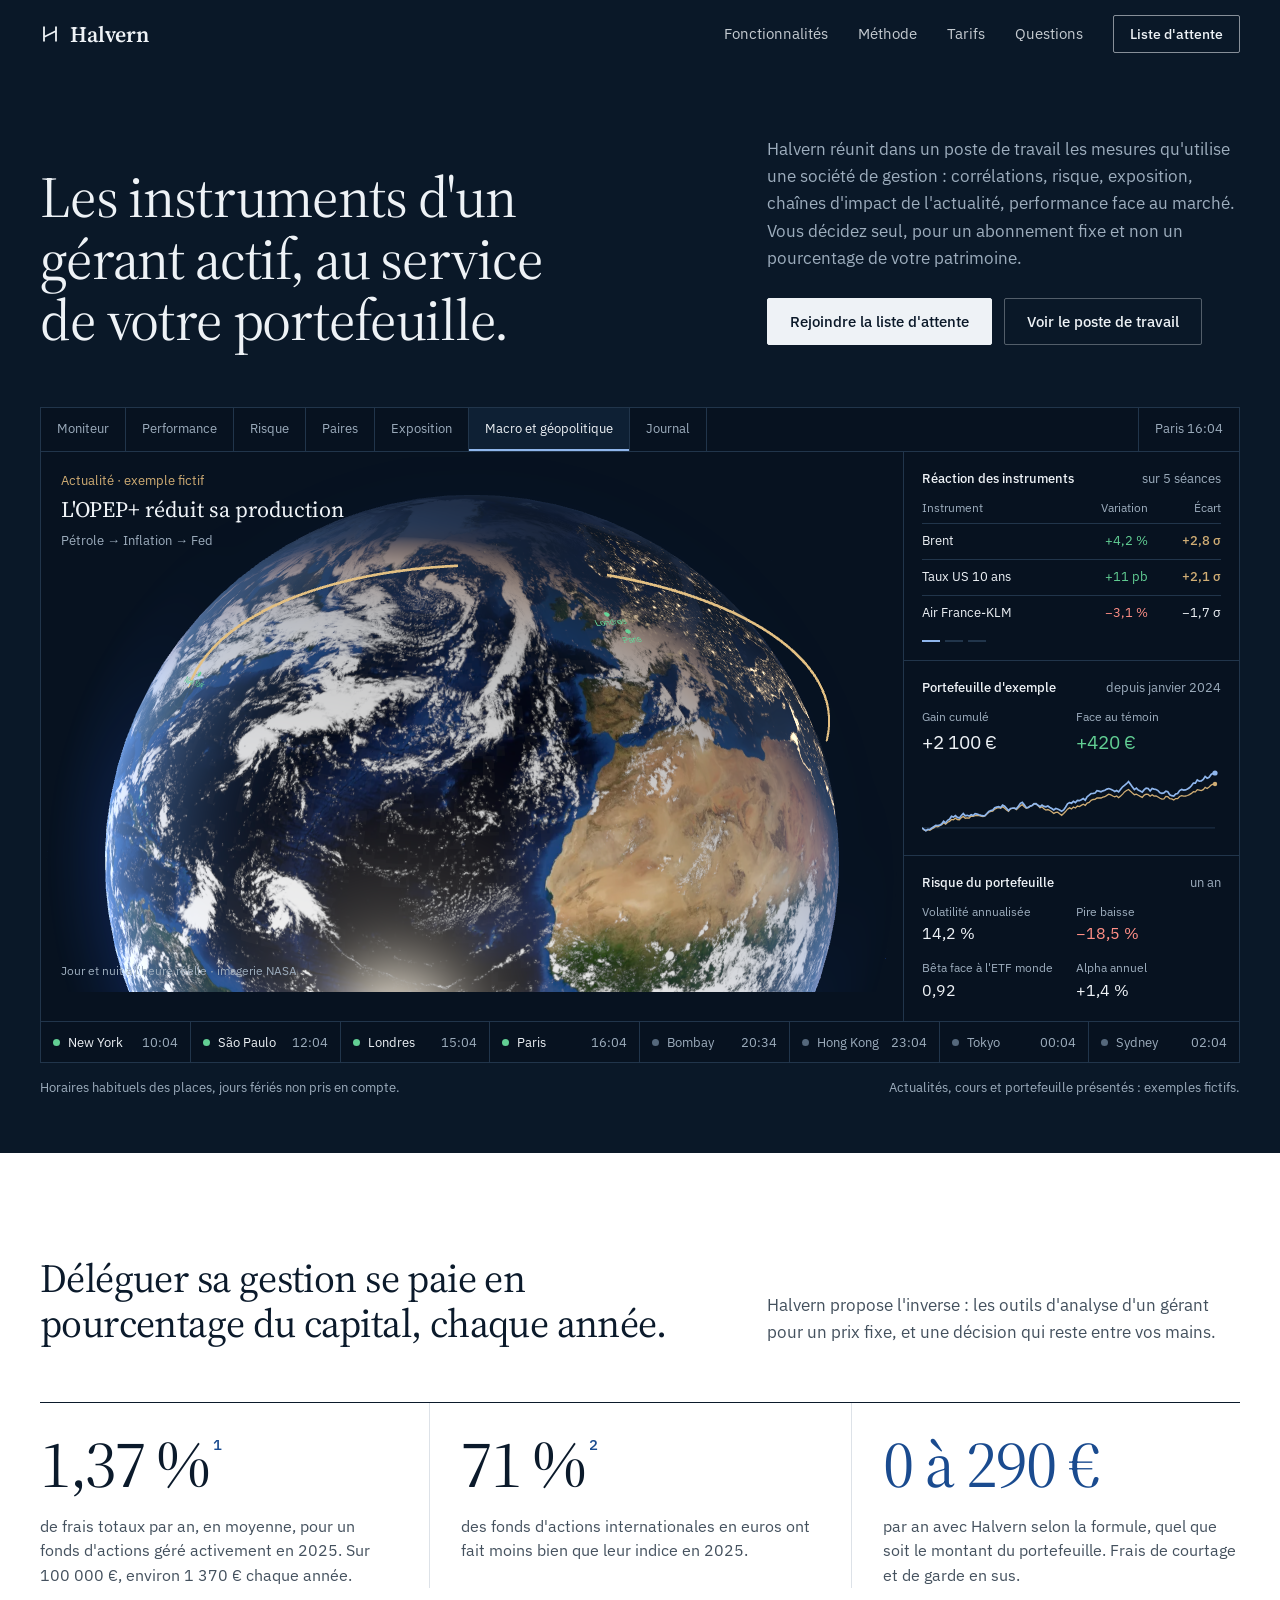
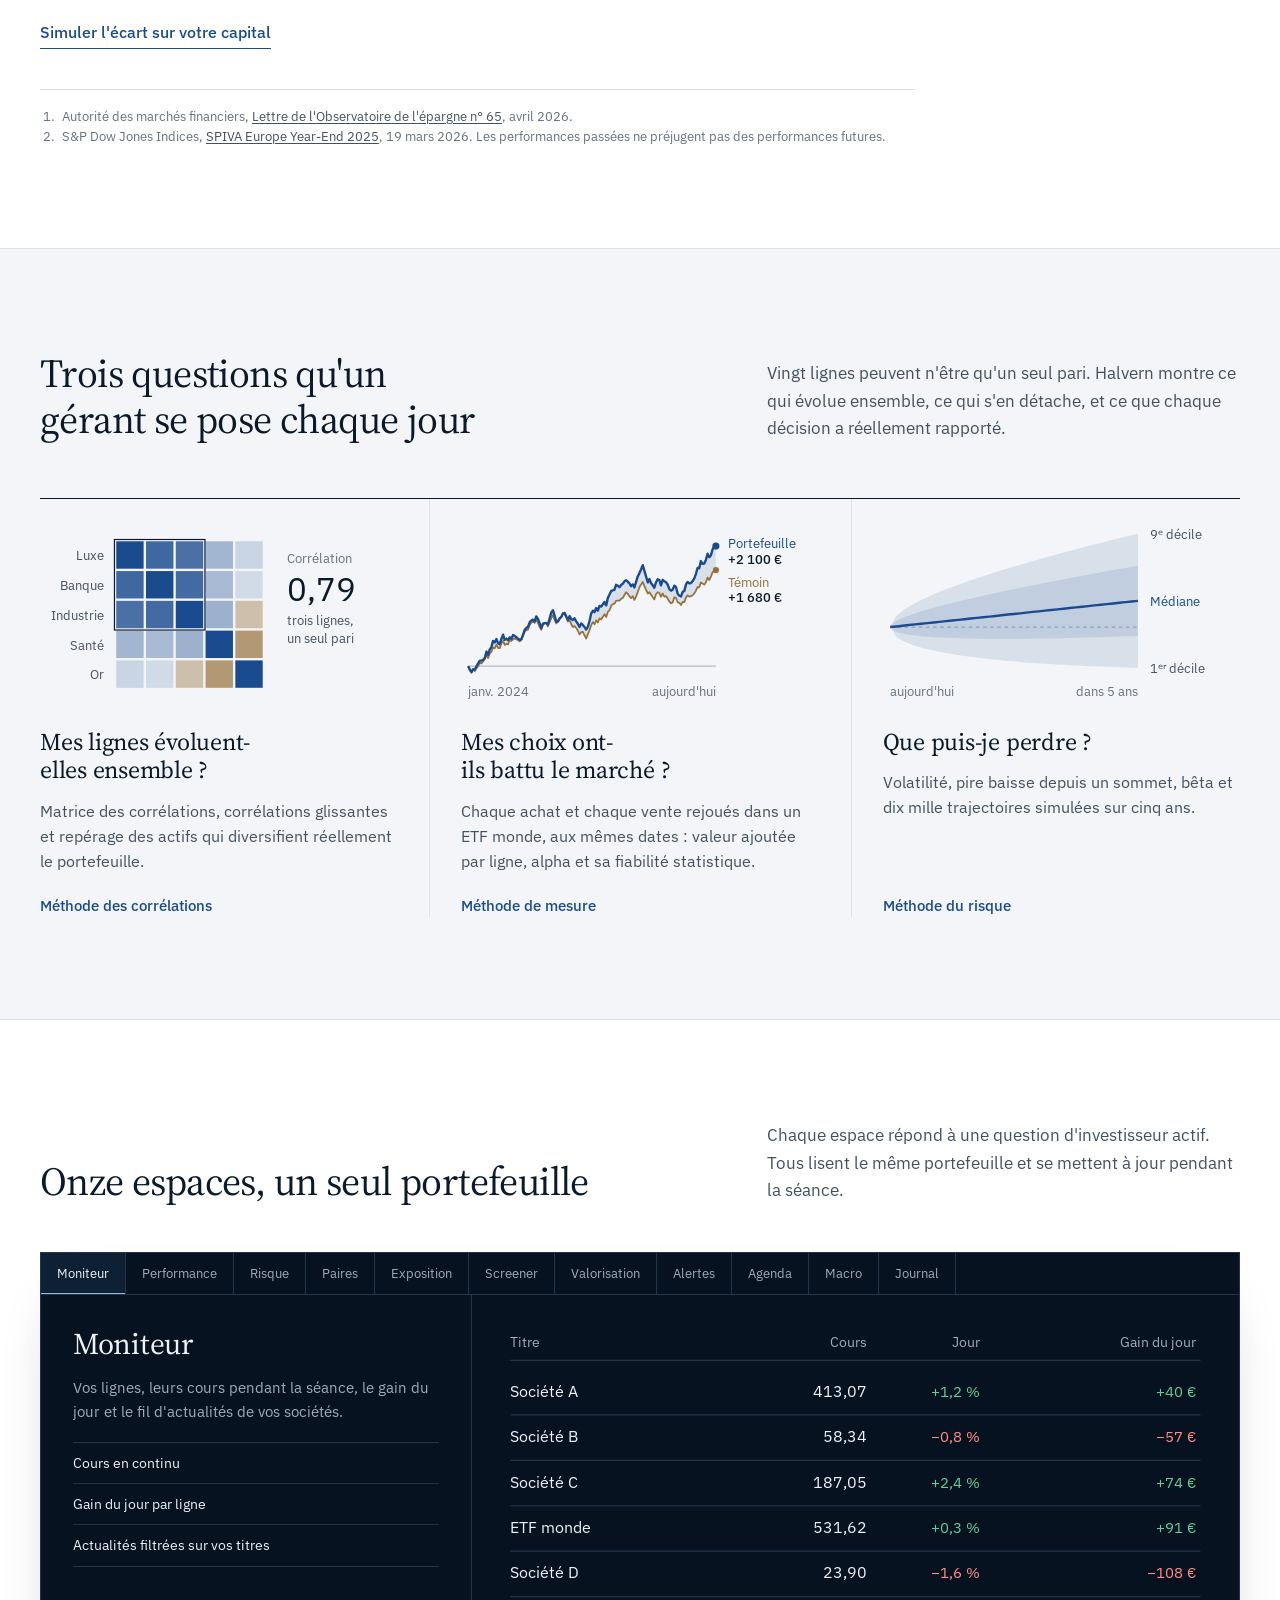
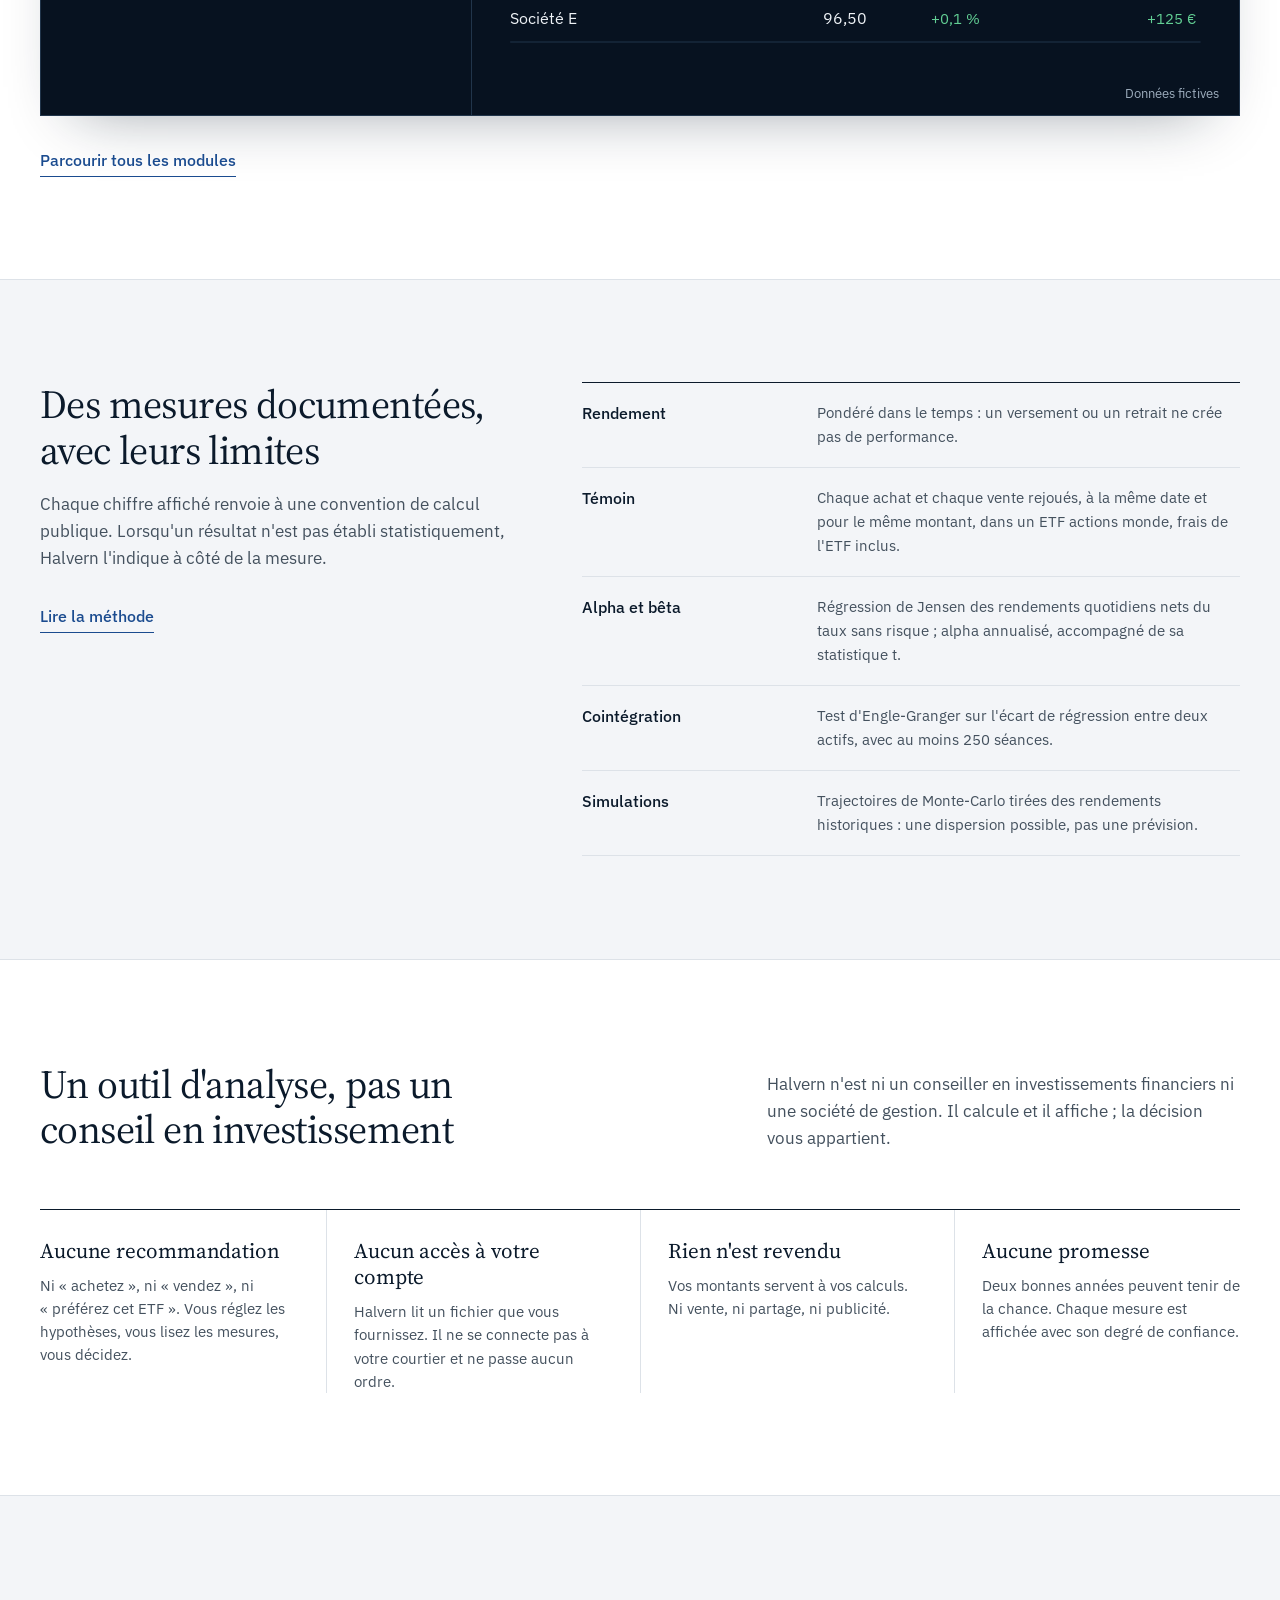
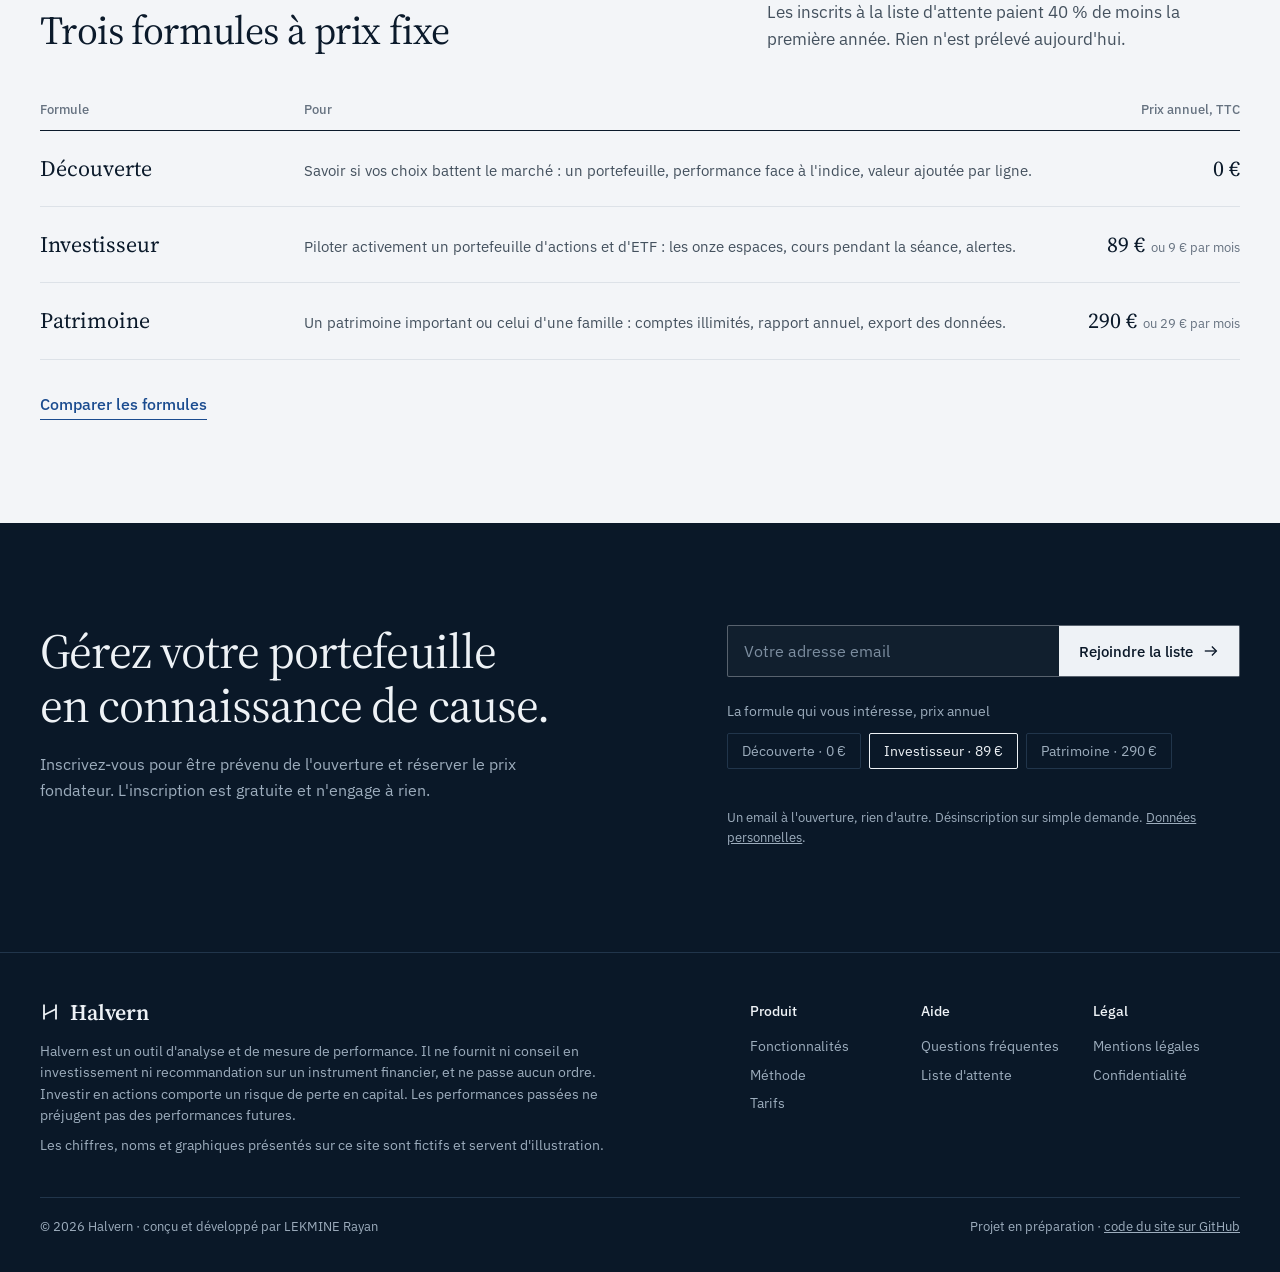
<file: index.html>
<!doctype html>
<html lang="fr">
<head>
<meta charset="utf-8">
<meta name="viewport" content="width=device-width, initial-scale=1, viewport-fit=cover">
<title>Halvern</title>
<meta name="description" content="Halvern réunit les instruments d'un gérant actif : corrélations, risque, exposition, chaînes d'impact de l'actualité et mesure de vos décisions face au marché, pour un abonnement fixe.">
<link rel="canonical" href="https://rlekmine-oa.github.io/halvern/">
<link rel="icon" href="favicon.svg" type="image/svg+xml">
<meta name="theme-color" content="#0a1828">
<meta name="author" content="LEKMINE Rayan">
<meta property="og:type" content="website">
<meta property="og:locale" content="fr_FR">
<meta property="og:site_name" content="Halvern">
<meta property="og:title" content="Halvern">
<meta property="og:description" content="Halvern réunit les instruments d&#x27;un gérant actif : corrélations, risque, exposition, chaînes d&#x27;impact de l&#x27;actualité et mesure de vos décisions face au marché, pour un abonnement fixe.">
<meta property="og:url" content="https://rlekmine-oa.github.io/halvern/">
<meta property="og:image" content="https://rlekmine-oa.github.io/halvern/og.png">
<meta property="og:image:width" content="1200">
<meta property="og:image:height" content="630">
<meta name="twitter:card" content="summary_large_image">
<meta name="twitter:image" content="https://rlekmine-oa.github.io/halvern/og.png">
<link rel="stylesheet" href="fonts/fonts.css">
<link rel="stylesheet" href="styles.css">
</head>
<body>
<header class="entete bande" id="entete">
  <div class="cadre">
    <a class="marque" href="index.html" aria-label="Halvern, accueil"><svg viewBox="0 0 20 20" aria-hidden="true"><path d="M4 2.5v15M16 2.5v15M4 13 16 7" fill="none" stroke="currentColor" stroke-width="1.8"/></svg>Halvern</a>
    <nav class="nav" aria-label="Navigation principale">
      <a href="fonctionnalites.html">Fonctionnalités</a>
      <a href="methode.html">Méthode</a>
      <a href="tarifs.html">Tarifs</a>
      <a href="questions.html">Questions</a>
      <a class="cta" href="index.html#rejoindre">Liste d'attente</a>
      <button class="bouton-menu" id="bouton-menu" type="button" aria-expanded="false" aria-controls="menu-mobile">Menu</button>
    </nav>
  </div>
  <nav class="menu-mobile cadre" id="menu-mobile" aria-label="Navigation sur téléphone" hidden>
    <a href="index.html" aria-current="page">Accueil</a>
    <a href="fonctionnalites.html">Fonctionnalités</a>
    <a href="methode.html">Méthode</a>
    <a href="tarifs.html">Tarifs</a>
    <a href="questions.html">Questions</a>
    <a href="index.html#rejoindre">Liste d'attente</a>
  </nav>
</header>

<main id="haut">
<section class="ouverture bande" aria-labelledby="titre">
  <div class="cadre">
    <div class="ouv-tete">
      <h1 id="titre">Les instruments d'un gérant actif, au service de votre portefeuille.</h1>
      <div class="ouv-droite">
        <p class="chapo">Halvern réunit dans un poste de travail les mesures qu'utilise une société de gestion : corrélations, risque, exposition, chaînes d'impact de l'actualité, performance face au marché. Vous décidez seul, pour un abonnement fixe et non un pourcentage de votre patrimoine.</p>
        <div class="actions"><a class="bouton-plein" href="#rejoindre">Rejoindre la liste d'attente</a><a class="bouton-vide" href="fonctionnalites.html">Voir le poste de travail</a></div>
      </div>
    </div>

    <div class="terminal" id="terminal">
      <div class="term-barre">
        <div class="term-onglets" aria-hidden="true"><span>Moniteur</span><span>Performance</span><span>Risque</span><span>Paires</span><span>Exposition</span><span class="actif">Macro et géopolitique</span><span>Journal</span></div>
        <div class="term-info" id="cm-heure">Heure de Paris</div>
      </div>
      <div class="term-corps">
        <div class="globe-site" id="globe-site">
          <div class="globe-toile" id="globe-toile" aria-hidden="true"></div>
          <div class="globe-fait" id="globe-fait">
            <p class="etiquette">Actualité · exemple fictif</p>
            <p class="ci-fait" id="ci-fait">L'OPEP+ réduit sa production</p>
            <p class="ci-chemin" id="ci-chemin">Pétrole → Inflation → Fed</p>
          </div>
          <p class="globe-credit">Jour et nuit à l'heure réelle · imagerie NASA</p>
        </div>
        <div class="term-rail">
          <div class="term-bloc">
            <div class="term-titre"><span>Réaction des instruments</span><span>sur 5 séances</span></div>
            <div class="ci-corps" id="ci-corps">
              <table class="ci-table"><thead><tr><th>Instrument</th><th>Variation</th><th>Écart</th></tr></thead><tbody id="ci-lignes">
                <tr><td>Brent</td><td class="pos">+4,2 %</td><td class="fort">+2,8 σ</td></tr>
                <tr><td>Taux US 10 ans</td><td class="pos">+11 pb</td><td class="fort">+2,1 σ</td></tr>
                <tr><td>Air France-KLM</td><td class="neg">−3,1 %</td><td>−1,7 σ</td></tr></tbody></table>
            </div>
            <div class="ci-points" id="ci-points" aria-hidden="true"><i class="actif"></i><i></i><i></i></div>
          </div>
          <div class="term-bloc">
            <div class="term-titre"><span>Portefeuille d'exemple</span><span>depuis janvier 2024</span></div>
            <div class="cp-chiffres"><div><span class="l">Gain cumulé</span><span class="v">+2 100 €</span></div><div><span class="l">Face au témoin</span><span class="v pos">+420 €</span></div></div>
            <svg class="cp-trace" id="cp-trace" viewBox="0 0 300 70" role="img" aria-label="Gain cumulé du portefeuille d'exemple et de son témoin"></svg>
          </div>
          <div class="term-bloc">
            <div class="term-titre"><span>Risque du portefeuille</span><span>un an</span></div>
            <div class="term-mesures">
              <div><span class="l">Volatilité annualisée</span><span class="v">14,2 %</span></div>
              <div><span class="l">Pire baisse</span><span class="v neg">−18,5 %</span></div>
              <div><span class="l">Bêta face à l'ETF monde</span><span class="v">0,92</span></div>
              <div><span class="l">Alpha annuel</span><span class="v">+1,4 %</span></div>
            </div>
          </div>
        </div>
      </div>
      <ul class="term-places" id="cm-liste" aria-label="Places boursières, heure locale"></ul>
    </div>
    <div class="ouv-pied"><span>Horaires habituels des places, jours fériés non pris en compte.</span><span>Actualités, cours et portefeuille présentés : exemples fictifs.</span></div>
  </div>
</section>

<section class="constat bande" aria-labelledby="t-constat">
  <div class="cadre">
    <div class="tete-section">
      <h2 class="titre-section" id="t-constat">Déléguer sa gestion se paie en pourcentage du capital, chaque année.</h2>
      <p class="chapeau">Halvern propose l'inverse : les outils d'analyse d'un gérant pour un prix fixe, et une décision qui reste entre vos mains.</p>
    </div>
    <div class="chiffres-cles">
      <div><div class="grand">1,37 %<sup class="renvoi"><a href="#notes" aria-label="Note 1">1</a></sup></div><p>de frais totaux par an, en moyenne, pour un fonds d'actions géré activement en 2025. Sur 100 000 €, environ 1 370 € chaque année.</p></div>
      <div><div class="grand">71 %<sup class="renvoi"><a href="#notes" aria-label="Note 2">2</a></sup></div><p>des fonds d'actions internationales en euros ont fait moins bien que leur indice en 2025.</p></div>
      <div><div class="grand bleu">0 à 290 €</div><p>par an avec Halvern selon la formule, quel que soit le montant du portefeuille. Frais de courtage et de garde en sus.</p></div>
    </div>
    <a class="lien-fort" href="tarifs.html#frais">Simuler l'écart sur votre capital</a>
    <ol class="notes" id="notes">
      <li>Autorité des marchés financiers, <a href="https://www.amf-france.org/fr/actualites-publications/actualites/les-frais-des-placements-financiers-continuent-de-baisser-en-particulier-ceux-des-fonds">Lettre de l'Observatoire de l'épargne n° 65</a>, avril 2026.</li>
      <li>S&amp;P Dow Jones Indices, <a href="https://www.spglobal.com/spdji/en/spiva/article/spiva-europe-year-end-2025/">SPIVA Europe Year-End 2025</a>, 19 mars 2026. Les performances passées ne préjugent pas des performances futures.</li>
    </ol>
  </div>
</section>

<section class="piliers bande gris" aria-labelledby="t-piliers">
  <div class="cadre">
    <div class="tete-section">
      <h2 class="titre-section" id="t-piliers">Trois questions qu'un gérant se pose chaque jour</h2>
      <p class="chapeau">Vingt lignes peuvent n'être qu'un seul pari. Halvern montre ce qui évolue ensemble, ce qui s'en détache, et ce que chaque décision a réellement rapporté.</p>
    </div>
    <div class="trois">
      <a class="pilier" href="methode.html#correlations">
        <svg viewBox="0 0 300 150" role="img" aria-label="Matrice de corrélations d'un portefeuille fictif : trois lignes très corrélées, deux qui diversifient."><text x="54" y="28" font-size="11" text-anchor="end" fill="var(--encre-2)" font-family="IBM Plex Sans, sans-serif">Luxe</text><rect x="64" y="12" width="23" height="23" fill="var(--accent)" fill-opacity="1.00"/><rect x="89" y="12" width="23" height="23" fill="var(--accent)" fill-opacity="0.83"/><rect x="114" y="12" width="23" height="23" fill="var(--accent)" fill-opacity="0.78"/><rect x="139" y="12" width="23" height="23" fill="var(--accent)" fill-opacity="0.37"/><rect x="164" y="12" width="23" height="23" fill="var(--accent)" fill-opacity="0.19"/><text x="54" y="53" font-size="11" text-anchor="end" fill="var(--encre-2)" font-family="IBM Plex Sans, sans-serif">Banque</text><rect x="64" y="37" width="23" height="23" fill="var(--accent)" fill-opacity="0.83"/><rect x="89" y="37" width="23" height="23" fill="var(--accent)" fill-opacity="1.00"/><rect x="114" y="37" width="23" height="23" fill="var(--accent)" fill-opacity="0.81"/><rect x="139" y="37" width="23" height="23" fill="var(--accent)" fill-opacity="0.34"/><rect x="164" y="37" width="23" height="23" fill="var(--accent)" fill-opacity="0.15"/><text x="54" y="78" font-size="11" text-anchor="end" fill="var(--encre-2)" font-family="IBM Plex Sans, sans-serif">Industrie</text><rect x="64" y="62" width="23" height="23" fill="var(--accent)" fill-opacity="0.78"/><rect x="89" y="62" width="23" height="23" fill="var(--accent)" fill-opacity="0.81"/><rect x="114" y="62" width="23" height="23" fill="var(--accent)" fill-opacity="1.00"/><rect x="139" y="62" width="23" height="23" fill="var(--accent)" fill-opacity="0.40"/><rect x="164" y="62" width="23" height="23" fill="var(--temoin)" fill-opacity="0.41"/><text x="54" y="103" font-size="11" text-anchor="end" fill="var(--encre-2)" font-family="IBM Plex Sans, sans-serif">Santé</text><rect x="64" y="87" width="23" height="23" fill="var(--accent)" fill-opacity="0.37"/><rect x="89" y="87" width="23" height="23" fill="var(--accent)" fill-opacity="0.34"/><rect x="114" y="87" width="23" height="23" fill="var(--accent)" fill-opacity="0.40"/><rect x="139" y="87" width="23" height="23" fill="var(--accent)" fill-opacity="1.00"/><rect x="164" y="87" width="23" height="23" fill="var(--temoin)" fill-opacity="0.70"/><text x="54" y="128" font-size="11" text-anchor="end" fill="var(--encre-2)" font-family="IBM Plex Sans, sans-serif">Or</text><rect x="64" y="112" width="23" height="23" fill="var(--accent)" fill-opacity="0.19"/><rect x="89" y="112" width="23" height="23" fill="var(--accent)" fill-opacity="0.15"/><rect x="114" y="112" width="23" height="23" fill="var(--temoin)" fill-opacity="0.41"/><rect x="139" y="112" width="23" height="23" fill="var(--temoin)" fill-opacity="0.70"/><rect x="164" y="112" width="23" height="23" fill="var(--accent)" fill-opacity="1.00"/><rect x="62.5" y="10.5" width="76" height="76" fill="none" stroke="var(--encre)" stroke-width="1"/><text x="207" y="30" font-size="11" fill="var(--discret)" font-family="IBM Plex Sans, sans-serif">Corrélation</text><text x="207" y="62" font-size="28" fill="var(--encre)" font-family="Source Serif 4, Georgia, serif">0,79</text><text x="207" y="82" font-size="11" fill="var(--encre-2)" font-family="IBM Plex Sans, sans-serif">trois lignes,</text><text x="207" y="97" font-size="11" fill="var(--encre-2)" font-family="IBM Plex Sans, sans-serif">un seul pari</text></svg>
        <h3>Mes lignes évoluent-elles ensemble ?</h3>
        <p>Matrice des corrélations, corrélations glissantes et repérage des actifs qui diversifient réellement le portefeuille.</p>
        <span class="lien">Méthode des corrélations</span>
      </a>
      <a class="pilier" href="methode.html#performance">
        <svg viewBox="0 0 300 150" role="img" aria-label="Gain cumulé d'un portefeuille fictif et de son témoin en ETF monde."><line x1="6" y1="116.8" x2="214" y2="116.8" stroke="var(--filet-fort)" stroke-width="1"/><polygon points="6.0,116.8 7.4,119.4 8.8,121.9 10.2,119.4 11.6,119.7 13.0,116.9 14.4,114.5 15.8,112.2 17.2,112.2 18.6,111.6 20.0,109.8 21.4,104.6 22.8,107.5 24.1,102.8 25.5,100.9 26.9,95.6 28.3,96.9 29.7,94.1 31.1,97.5 32.5,98.4 33.9,94.0 35.3,90.4 36.7,94.7 38.1,93.7 39.5,95.1 40.9,92.6 42.3,94.0 43.7,90.7 45.1,91.4 46.5,92.6 47.9,93.7 49.3,94.7 50.7,94.2 52.1,90.4 53.5,86.4 54.9,84.8 56.3,83.7 57.7,79.8 59.0,78.5 60.4,77.8 61.8,79.3 63.2,75.1 64.6,77.1 66.0,80.8 67.4,84.9 68.8,81.1 70.2,80.8 71.6,80.5 73.0,81.9 74.4,76.8 75.8,71.7 77.2,69.8 78.6,74.6 80.0,79.6 81.4,79.1 82.8,76.7 84.2,75.5 85.6,72.7 87.0,72.1 88.4,75.1 89.8,77.8 91.2,74.8 92.6,77.3 93.9,78.1 95.3,76.6 96.7,79.2 98.1,81.2 99.5,83.9 100.9,81.0 102.3,82.2 103.7,83.9 105.1,86.1 106.5,83.9 107.9,78.9 109.3,72.7 110.7,70.3 112.1,71.4 113.5,68.0 114.9,70.3 116.3,66.3 117.7,66.8 119.1,64.9 120.5,62.9 121.9,65.8 123.3,59.5 124.7,56.7 126.1,53.7 127.4,53.2 128.8,52.7 130.2,48.5 131.6,49.3 133.0,50.5 134.4,48.7 135.8,47.7 137.2,45.6 138.6,44.6 140.0,45.9 141.4,47.4 142.8,49.7 144.2,48.2 145.6,50.7 147.0,46.1 148.4,41.5 149.8,38.7 151.2,35.7 152.6,32.0 154.0,36.9 155.4,41.6 156.8,46.5 158.2,43.7 159.6,47.3 161.0,49.0 162.3,51.0 163.7,46.6 165.1,43.8 166.5,44.6 167.9,49.0 169.3,44.3 170.7,45.6 172.1,46.4 173.5,48.3 174.9,52.2 176.3,53.4 177.7,52.6 179.1,49.3 180.5,50.3 181.9,56.0 183.3,57.7 184.7,58.3 186.1,54.6 187.5,53.6 188.9,48.2 190.3,46.1 191.7,47.4 193.1,47.1 194.5,45.4 195.9,43.1 197.2,39.5 198.6,34.4 200.0,34.6 201.4,28.6 202.8,31.0 204.2,30.7 205.6,27.7 207.0,22.4 208.4,25.4 209.8,23.8 211.2,18.8 212.6,16.5 214.0,16.0 214.0,36.2 212.6,36.7 211.2,38.1 209.8,41.8 208.4,44.5 207.0,42.4 205.6,46.4 204.2,48.4 202.8,47.4 201.4,46.6 200.0,50.6 198.6,50.4 197.2,53.5 195.9,55.7 194.5,57.3 193.1,58.1 191.7,58.4 190.3,57.4 188.9,59.1 187.5,63.1 186.1,62.9 184.7,65.5 183.3,63.6 181.9,63.2 180.5,59.4 179.1,59.0 177.7,63.3 176.3,64.1 174.9,62.5 173.5,60.1 172.1,58.0 170.7,58.4 169.3,55.8 167.9,58.6 166.5,55.4 165.1,54.8 163.7,56.5 162.3,60.8 161.0,59.0 159.6,56.9 158.2,54.7 156.8,55.8 155.4,52.7 154.0,49.6 152.6,46.1 151.2,48.2 149.8,50.6 148.4,54.7 147.0,58.3 145.6,61.2 144.2,58.1 142.8,59.7 141.4,58.2 140.0,56.1 138.6,54.8 137.2,57.1 135.8,59.5 134.4,60.3 133.0,61.9 131.6,61.8 130.2,61.9 128.8,64.4 127.4,64.7 126.1,66.2 124.7,69.9 123.3,71.2 121.9,75.5 120.5,73.3 119.1,75.4 117.7,77.6 116.3,76.7 114.9,80.2 113.5,78.3 112.1,81.7 110.7,79.9 109.3,82.4 107.9,86.7 106.5,90.1 105.1,93.6 103.7,90.9 102.3,88.0 100.9,88.3 99.5,90.2 98.1,86.9 96.7,84.8 95.3,83.2 93.9,84.0 92.6,81.7 91.2,78.1 89.8,79.5 88.4,75.8 87.0,72.9 85.6,72.2 84.2,75.6 82.8,77.4 81.4,79.7 80.0,80.9 78.6,77.8 77.2,74.1 75.8,76.5 74.4,79.9 73.0,83.3 71.6,80.7 70.2,80.6 68.8,82.0 67.4,86.3 66.0,83.8 64.6,80.6 63.2,77.8 61.8,80.5 60.4,79.4 59.0,80.4 57.7,82.3 56.3,86.2 54.9,86.6 53.5,87.9 52.1,91.2 50.7,94.8 49.3,96.0 47.9,95.0 46.5,94.1 45.1,93.7 43.7,94.1 42.3,95.7 40.9,94.9 39.5,98.5 38.1,98.2 36.7,99.0 35.3,95.6 33.9,97.8 32.5,101.7 31.1,101.4 29.7,98.8 28.3,101.9 26.9,101.1 25.5,104.8 24.1,106.2 22.8,110.0 21.4,107.2 20.0,110.9 18.6,112.7 17.2,114.6 15.8,113.9 14.4,116.8 13.0,118.6 11.6,120.9 10.2,119.8 8.8,122.0 7.4,120.6 6.0,116.8" fill="var(--voile)"/><polyline points="6.0,116.8 7.4,120.6 8.8,122.0 10.2,119.8 11.6,120.9 13.0,118.6 14.4,116.8 15.8,113.9 17.2,114.6 18.6,112.7 20.0,110.9 21.4,107.2 22.8,110.0 24.1,106.2 25.5,104.8 26.9,101.1 28.3,101.9 29.7,98.8 31.1,101.4 32.5,101.7 33.9,97.8 35.3,95.6 36.7,99.0 38.1,98.2 39.5,98.5 40.9,94.9 42.3,95.7 43.7,94.1 45.1,93.7 46.5,94.1 47.9,95.0 49.3,96.0 50.7,94.8 52.1,91.2 53.5,87.9 54.9,86.6 56.3,86.2 57.7,82.3 59.0,80.4 60.4,79.4 61.8,80.5 63.2,77.8 64.6,80.6 66.0,83.8 67.4,86.3 68.8,82.0 70.2,80.6 71.6,80.7 73.0,83.3 74.4,79.9 75.8,76.5 77.2,74.1 78.6,77.8 80.0,80.9 81.4,79.7 82.8,77.4 84.2,75.6 85.6,72.2 87.0,72.9 88.4,75.8 89.8,79.5 91.2,78.1 92.6,81.7 93.9,84.0 95.3,83.2 96.7,84.8 98.1,86.9 99.5,90.2 100.9,88.3 102.3,88.0 103.7,90.9 105.1,93.6 106.5,90.1 107.9,86.7 109.3,82.4 110.7,79.9 112.1,81.7 113.5,78.3 114.9,80.2 116.3,76.7 117.7,77.6 119.1,75.4 120.5,73.3 121.9,75.5 123.3,71.2 124.7,69.9 126.1,66.2 127.4,64.7 128.8,64.4 130.2,61.9 131.6,61.8 133.0,61.9 134.4,60.3 135.8,59.5 137.2,57.1 138.6,54.8 140.0,56.1 141.4,58.2 142.8,59.7 144.2,58.1 145.6,61.2 147.0,58.3 148.4,54.7 149.8,50.6 151.2,48.2 152.6,46.1 154.0,49.6 155.4,52.7 156.8,55.8 158.2,54.7 159.6,56.9 161.0,59.0 162.3,60.8 163.7,56.5 165.1,54.8 166.5,55.4 167.9,58.6 169.3,55.8 170.7,58.4 172.1,58.0 173.5,60.1 174.9,62.5 176.3,64.1 177.7,63.3 179.1,59.0 180.5,59.4 181.9,63.2 183.3,63.6 184.7,65.5 186.1,62.9 187.5,63.1 188.9,59.1 190.3,57.4 191.7,58.4 193.1,58.1 194.5,57.3 195.9,55.7 197.2,53.5 198.6,50.4 200.0,50.6 201.4,46.6 202.8,47.4 204.2,48.4 205.6,46.4 207.0,42.4 208.4,44.5 209.8,41.8 211.2,38.1 212.6,36.7 214.0,36.2" fill="none" stroke="var(--temoin)" stroke-width="1.5" stroke-linejoin="round"/><polyline points="6.0,116.8 7.4,119.4 8.8,121.9 10.2,119.4 11.6,119.7 13.0,116.9 14.4,114.5 15.8,112.2 17.2,112.2 18.6,111.6 20.0,109.8 21.4,104.6 22.8,107.5 24.1,102.8 25.5,100.9 26.9,95.6 28.3,96.9 29.7,94.1 31.1,97.5 32.5,98.4 33.9,94.0 35.3,90.4 36.7,94.7 38.1,93.7 39.5,95.1 40.9,92.6 42.3,94.0 43.7,90.7 45.1,91.4 46.5,92.6 47.9,93.7 49.3,94.7 50.7,94.2 52.1,90.4 53.5,86.4 54.9,84.8 56.3,83.7 57.7,79.8 59.0,78.5 60.4,77.8 61.8,79.3 63.2,75.1 64.6,77.1 66.0,80.8 67.4,84.9 68.8,81.1 70.2,80.8 71.6,80.5 73.0,81.9 74.4,76.8 75.8,71.7 77.2,69.8 78.6,74.6 80.0,79.6 81.4,79.1 82.8,76.7 84.2,75.5 85.6,72.7 87.0,72.1 88.4,75.1 89.8,77.8 91.2,74.8 92.6,77.3 93.9,78.1 95.3,76.6 96.7,79.2 98.1,81.2 99.5,83.9 100.9,81.0 102.3,82.2 103.7,83.9 105.1,86.1 106.5,83.9 107.9,78.9 109.3,72.7 110.7,70.3 112.1,71.4 113.5,68.0 114.9,70.3 116.3,66.3 117.7,66.8 119.1,64.9 120.5,62.9 121.9,65.8 123.3,59.5 124.7,56.7 126.1,53.7 127.4,53.2 128.8,52.7 130.2,48.5 131.6,49.3 133.0,50.5 134.4,48.7 135.8,47.7 137.2,45.6 138.6,44.6 140.0,45.9 141.4,47.4 142.8,49.7 144.2,48.2 145.6,50.7 147.0,46.1 148.4,41.5 149.8,38.7 151.2,35.7 152.6,32.0 154.0,36.9 155.4,41.6 156.8,46.5 158.2,43.7 159.6,47.3 161.0,49.0 162.3,51.0 163.7,46.6 165.1,43.8 166.5,44.6 167.9,49.0 169.3,44.3 170.7,45.6 172.1,46.4 173.5,48.3 174.9,52.2 176.3,53.4 177.7,52.6 179.1,49.3 180.5,50.3 181.9,56.0 183.3,57.7 184.7,58.3 186.1,54.6 187.5,53.6 188.9,48.2 190.3,46.1 191.7,47.4 193.1,47.1 194.5,45.4 195.9,43.1 197.2,39.5 198.6,34.4 200.0,34.6 201.4,28.6 202.8,31.0 204.2,30.7 205.6,27.7 207.0,22.4 208.4,25.4 209.8,23.8 211.2,18.8 212.6,16.5 214.0,16.0" fill="none" stroke="var(--accent)" stroke-width="2" stroke-linejoin="round"/><circle cx="214" cy="16.0" r="3" fill="var(--accent)"/><circle cx="214" cy="36.2" r="2.6" fill="var(--temoin)"/><text x="224" y="18.0" font-size="11" fill="var(--accent)" font-family="IBM Plex Sans, sans-serif">Portefeuille</text><text x="224" y="31.0" font-size="11" font-weight="500" fill="var(--encre)" font-family="IBM Plex Sans, sans-serif">+2 100 €</text><text x="224" y="50.0" font-size="11" fill="var(--temoin)" font-family="IBM Plex Sans, sans-serif">Témoin</text><text x="224" y="63.0" font-size="11" font-weight="500" fill="var(--encre)" font-family="IBM Plex Sans, sans-serif">+1 680 €</text><text x="6" y="142" font-size="11" fill="var(--discret)" font-family="IBM Plex Sans, sans-serif">janv. 2024</text><text x="214" y="142" font-size="11" text-anchor="end" fill="var(--discret)" font-family="IBM Plex Sans, sans-serif">aujourd'hui</text></svg>
        <h3>Mes choix ont-ils battu le marché ?</h3>
        <p>Chaque achat et chaque vente rejoués dans un ETF monde, aux mêmes dates : valeur ajoutée par ligne, alpha et sa fiabilité statistique.</p>
        <span class="lien">Méthode de mesure</span>
      </a>
      <a class="pilier" href="methode.html#risque">
        <svg viewBox="0 0 300 150" role="img" aria-label="Éventail de trajectoires simulées sur cinq ans pour un portefeuille fictif."><line x1="6" y1="84" x2="214" y2="84" stroke="var(--filet-fort)" stroke-width="1" stroke-dasharray="3 3"/><polygon points="6.0,84.0 11.2,74.5 16.4,70.3 21.6,66.9 26.8,64.0 32.0,61.3 37.2,58.9 42.4,56.6 47.6,54.4 52.8,52.3 58.0,50.3 63.2,48.4 68.4,46.6 73.6,44.7 78.8,43.0 84.0,41.3 89.2,39.6 94.4,37.9 99.6,36.3 104.8,34.7 110.0,33.2 115.2,31.6 120.4,30.1 125.6,28.6 130.8,27.2 136.0,25.7 141.2,24.3 146.4,22.9 151.6,21.5 156.8,20.1 162.0,18.7 167.2,17.4 172.4,16.0 177.6,14.7 182.8,13.4 188.0,12.1 193.2,10.8 198.4,9.5 203.6,8.2 208.8,6.9 214.0,5.7 214.0,118.3 208.8,118.2 203.6,118.0 198.4,117.8 193.2,117.6 188.0,117.4 182.8,117.2 177.6,117.0 172.4,116.8 167.2,116.5 162.0,116.3 156.8,116.0 151.6,115.7 146.4,115.4 141.2,115.1 136.0,114.8 130.8,114.4 125.6,114.1 120.4,113.7 115.2,113.3 110.0,112.8 104.8,112.4 99.6,111.9 94.4,111.4 89.2,110.8 84.0,110.2 78.8,109.6 73.6,109.0 68.4,108.2 63.2,107.5 58.0,106.7 52.8,105.8 47.6,104.8 42.4,103.7 37.2,102.5 32.0,101.2 26.8,99.6 21.6,97.8 16.4,95.5 11.2,92.4 6.0,84.0" fill="var(--voile)"/><polygon points="6.0,84.0 11.2,78.8 16.4,76.3 21.6,74.3 26.8,72.5 32.0,70.8 37.2,69.3 42.4,67.8 47.6,66.4 52.8,65.1 58.0,63.8 63.2,62.5 68.4,61.3 73.6,60.0 78.8,58.9 84.0,57.7 89.2,56.6 94.4,55.4 99.6,54.3 104.8,53.2 110.0,52.2 115.2,51.1 120.4,50.0 125.6,49.0 130.8,48.0 136.0,46.9 141.2,45.9 146.4,44.9 151.6,43.9 156.8,42.9 162.0,42.0 167.2,41.0 172.4,40.0 177.6,39.1 182.8,38.1 188.0,37.2 193.2,36.2 198.4,35.3 203.6,34.4 208.8,33.4 214.0,32.5 214.0,91.5 208.8,91.7 203.6,91.8 198.4,92.0 193.2,92.2 188.0,92.3 182.8,92.5 177.6,92.6 172.4,92.8 167.2,92.9 162.0,93.0 156.8,93.2 151.6,93.3 146.4,93.4 141.2,93.5 136.0,93.6 130.8,93.6 125.6,93.7 120.4,93.8 115.2,93.8 110.0,93.8 104.8,93.9 99.6,93.9 94.4,93.9 89.2,93.8 84.0,93.8 78.8,93.7 73.6,93.7 68.4,93.5 63.2,93.4 58.0,93.2 52.8,93.0 47.6,92.8 42.4,92.5 37.2,92.1 32.0,91.7 26.8,91.1 21.6,90.4 16.4,89.5 11.2,88.1 6.0,84.0" fill="var(--voile)"/><polyline points="6.0,84.0 11.2,83.5 16.4,82.9 21.6,82.3 26.8,81.8 32.0,81.2 37.2,80.7 42.4,80.2 47.6,79.6 52.8,79.0 58.0,78.5 63.2,78.0 68.4,77.4 73.6,76.8 78.8,76.3 84.0,75.8 89.2,75.2 94.4,74.7 99.6,74.1 104.8,73.5 110.0,73.0 115.2,72.5 120.4,71.9 125.6,71.3 130.8,70.8 136.0,70.2 141.2,69.7 146.4,69.2 151.6,68.6 156.8,68.0 162.0,67.5 167.2,67.0 172.4,66.4 177.6,65.8 182.8,65.3 188.0,64.8 193.2,64.2 198.4,63.6 203.6,63.1 208.8,62.5 214.0,62.0" fill="none" stroke="var(--accent)" stroke-width="2"/><text x="224" y="9.7" font-size="11" fill="var(--encre-2)" font-family="IBM Plex Sans, sans-serif">9ᵉ décile</text><text x="224" y="66.0" font-size="11" fill="var(--accent)" font-family="IBM Plex Sans, sans-serif">Médiane</text><text x="224" y="122.3" font-size="11" fill="var(--encre-2)" font-family="IBM Plex Sans, sans-serif">1ᵉʳ décile</text><text x="6" y="142" font-size="11" fill="var(--discret)" font-family="IBM Plex Sans, sans-serif">aujourd'hui</text><text x="214" y="142" font-size="11" text-anchor="end" fill="var(--discret)" font-family="IBM Plex Sans, sans-serif">dans 5 ans</text></svg>
        <h3>Que puis-je perdre ?</h3>
        <p>Volatilité, pire baisse depuis un sommet, bêta et dix mille trajectoires simulées sur cinq ans.</p>
        <span class="lien">Méthode du risque</span>
      </a>
    </div>
  </div>
</section>

<section class="visite bande" id="poste" aria-labelledby="t-poste">
  <div class="cadre">
    <div class="tete-section">
      <h2 class="titre-section" id="t-poste">Onze espaces, un seul portefeuille</h2>
      <p class="chapeau">Chaque espace répond à une question d'investisseur actif. Tous lisent le même portefeuille et se mettent à jour pendant la séance.</p>
    </div>
    <div class="poste" id="poste-travail">
      <div class="onglets" role="tablist" aria-label="Espaces du poste de travail" id="onglets"></div>
      <div class="ecran" id="ecran" role="tabpanel">
        <div class="ecran-texte" id="ecran-texte"></div>
        <div class="ecran-visuel"><svg id="ecran-svg" viewBox="0 0 640 320" role="img" aria-label="Aperçu de l'espace sélectionné"></svg><span class="fictif">Données fictives</span></div>
      </div>
    </div>
    <a class="lien-fort" href="fonctionnalites.html">Parcourir tous les modules</a>
  </div>
</section>

<section class="methode-resume bande gris" aria-labelledby="t-methode">
  <div class="cadre deux-colonnes">
    <div>
      <h2 class="titre-section" id="t-methode">Des mesures documentées, avec leurs limites</h2>
      <p class="chapeau">Chaque chiffre affiché renvoie à une convention de calcul publique. Lorsqu'un résultat n'est pas établi statistiquement, Halvern l'indique à côté de la mesure.</p>
      <a class="lien-fort" href="methode.html">Lire la méthode</a>
    </div>
    <div class="liste-conv">
      <div><b>Rendement</b><p>Pondéré dans le temps : un versement ou un retrait ne crée pas de performance.</p></div>
      <div><b>Témoin</b><p>Chaque achat et chaque vente rejoués, à la même date et pour le même montant, dans un ETF actions monde, frais de l'ETF inclus.</p></div>
      <div><b>Alpha et bêta</b><p>Régression de Jensen des rendements quotidiens nets du taux sans risque ; alpha annualisé, accompagné de sa statistique t.</p></div>
      <div><b>Cointégration</b><p>Test d'Engle-Granger sur l'écart de régression entre deux actifs, avec au moins 250 séances.</p></div>
      <div><b>Simulations</b><p>Trajectoires de Monte-Carlo tirées des rendements historiques : une dispersion possible, pas une prévision.</p></div>
    </div>
  </div>
</section>

<section class="perimetre bande" aria-labelledby="t-perimetre">
  <div class="cadre">
    <div class="tete-section">
      <h2 class="titre-section" id="t-perimetre">Un outil d'analyse, pas un conseil en investissement</h2>
      <p class="chapeau">Halvern n'est ni un conseiller en investissements financiers ni une société de gestion. Il calcule et il affiche ; la décision vous appartient.</p>
    </div>
    <div class="non">
      <div><b>Aucune recommandation</b><p>Ni « achetez », ni « vendez », ni « préférez cet ETF ». Vous réglez les hypothèses, vous lisez les mesures, vous décidez.</p></div>
      <div><b>Aucun accès à votre compte</b><p>Halvern lit un fichier que vous fournissez. Il ne se connecte pas à votre courtier et ne passe aucun ordre.</p></div>
      <div><b>Rien n'est revendu</b><p>Vos montants servent à vos calculs. Ni vente, ni partage, ni publicité.</p></div>
      <div><b>Aucune promesse</b><p>Deux bonnes années peuvent tenir de la chance. Chaque mesure est affichée avec son degré de confiance.</p></div>
    </div>
  </div>
</section>

<section class="formules-resume bande gris" aria-labelledby="t-formules">
  <div class="cadre">
    <div class="tete-section">
      <h2 class="titre-section" id="t-formules">Trois formules à prix fixe</h2>
      <p class="chapeau">Les inscrits à la liste d'attente paient 40 % de moins la première année. Rien n'est prélevé aujourd'hui.</p>
    </div>
    <div class="table-defile table-formules" role="region" aria-label="Formules et prix" tabindex="0">
      <table>
        <thead><tr><th>Formule</th><th>Pour</th><th>Prix annuel, TTC</th></tr></thead>
        <tbody>
          <tr><td>Découverte</td><td>Savoir si vos choix battent le marché : un portefeuille, performance face à l'indice, valeur ajoutée par ligne.</td><td class="prix">0 €</td></tr>
          <tr><td>Investisseur</td><td>Piloter activement un portefeuille d'actions et d'ETF : les onze espaces, cours pendant la séance, alertes.</td><td class="prix">89 €<small>ou 9 € par mois</small></td></tr>
          <tr><td>Patrimoine</td><td>Un patrimoine important ou celui d'une famille : comptes illimités, rapport annuel, export des données.</td><td class="prix">290 €<small>ou 29 € par mois</small></td></tr>
        </tbody>
      </table>
    </div>
    <a class="lien-fort" href="tarifs.html">Comparer les formules</a>
  </div>
</section>

<section class="rejoindre bande" id="rejoindre" aria-labelledby="t-rejoindre">
  <div class="cadre">
    <div>
      <h2 id="t-rejoindre">Gérez votre portefeuille en connaissance de cause.</h2>
      <p class="intro">Inscrivez-vous pour être prévenu de l'ouverture et réserver le prix fondateur. L'inscription est gratuite et n'engage à rien.</p>
    </div>
    <div>
      <form class="formulaire" id="formulaire" novalidate data-action="https://formspree.io/f/xeageaww" action="https://formspree.io/f/xeageaww" method="post">
        <label class="sr" for="email">Adresse email</label>
        <input class="sr" type="text" name="_gotcha" tabindex="-1" autocomplete="off" aria-hidden="true">
        <input id="email" name="email" type="email" autocomplete="email" placeholder="Votre adresse email" required>
        <button type="submit">Rejoindre la liste<svg viewBox="0 0 18 18" aria-hidden="true"><line x1="2" y1="9" x2="15" y2="9" stroke="currentColor" stroke-width="1.5"/><polyline points="10,4 15,9 10,14" fill="none" stroke="currentColor" stroke-width="1.5"/></svg></button>
      </form>
      <fieldset class="choix-formule" id="choix-formule">
        <legend>La formule qui vous intéresse, prix annuel</legend>
        <label><input type="radio" form="formulaire" name="formule" id="f-decouverte" value="decouverte"><span>Découverte · 0 €</span></label>
        <label><input type="radio" form="formulaire" name="formule" id="f-investisseur" value="investisseur" checked><span>Investisseur · 89 €</span></label>
        <label><input type="radio" form="formulaire" name="formule" id="f-patrimoine" value="patrimoine"><span>Patrimoine · 290 €</span></label>
      </fieldset>
      <p class="retour" id="retour" aria-live="polite"></p>
      <p class="mention">Un email à l'ouverture, rien d'autre. Désinscription sur simple demande. <a href="mentions.html#confidentialite">Données personnelles</a>.</p>
    </div>
  </div>
</section>
</main>

<footer class="pied bande">
  <div class="cadre">
    <div class="pied-marque">
      <a class="marque" href="index.html"><svg viewBox="0 0 20 20" aria-hidden="true"><path d="M4 2.5v15M16 2.5v15M4 13 16 7" fill="none" stroke="currentColor" stroke-width="1.8"/></svg>Halvern</a>
      <p>Halvern est un outil d'analyse et de mesure de performance. Il ne fournit ni conseil en investissement ni recommandation sur un instrument financier, et ne passe aucun ordre. Investir en actions comporte un risque de perte en capital. Les performances passées ne préjugent pas des performances futures.</p>
      <p>Les chiffres, noms et graphiques présentés sur ce site sont fictifs et servent d'illustration.</p>
    </div>
    <nav class="pied-liens" aria-label="Pied de page">
      <div><b>Produit</b><a href="fonctionnalites.html">Fonctionnalités</a><a href="methode.html">Méthode</a><a href="tarifs.html">Tarifs</a></div>
      <div><b>Aide</b><a href="questions.html">Questions fréquentes</a><a href="index.html#rejoindre">Liste d'attente</a></div>
      <div><b>Légal</b><a href="mentions.html">Mentions légales</a><a href="mentions.html#confidentialite">Confidentialité</a></div>
    </nav>
  </div>
  <div class="cadre pied-bas"><span>© 2026 Halvern · conçu et développé par LEKMINE Rayan</span><span>Projet en préparation · <a href="https://github.com/rlekmine-oa/halvern">code du site sur GitHub</a></span></div>
</footer>

<script src="vendor/globe.gl-2.46.2.min.js"></script>
<script src="geo/textures.js"></script>
<script src="site.js"></script>
</body>
</html>
</file>
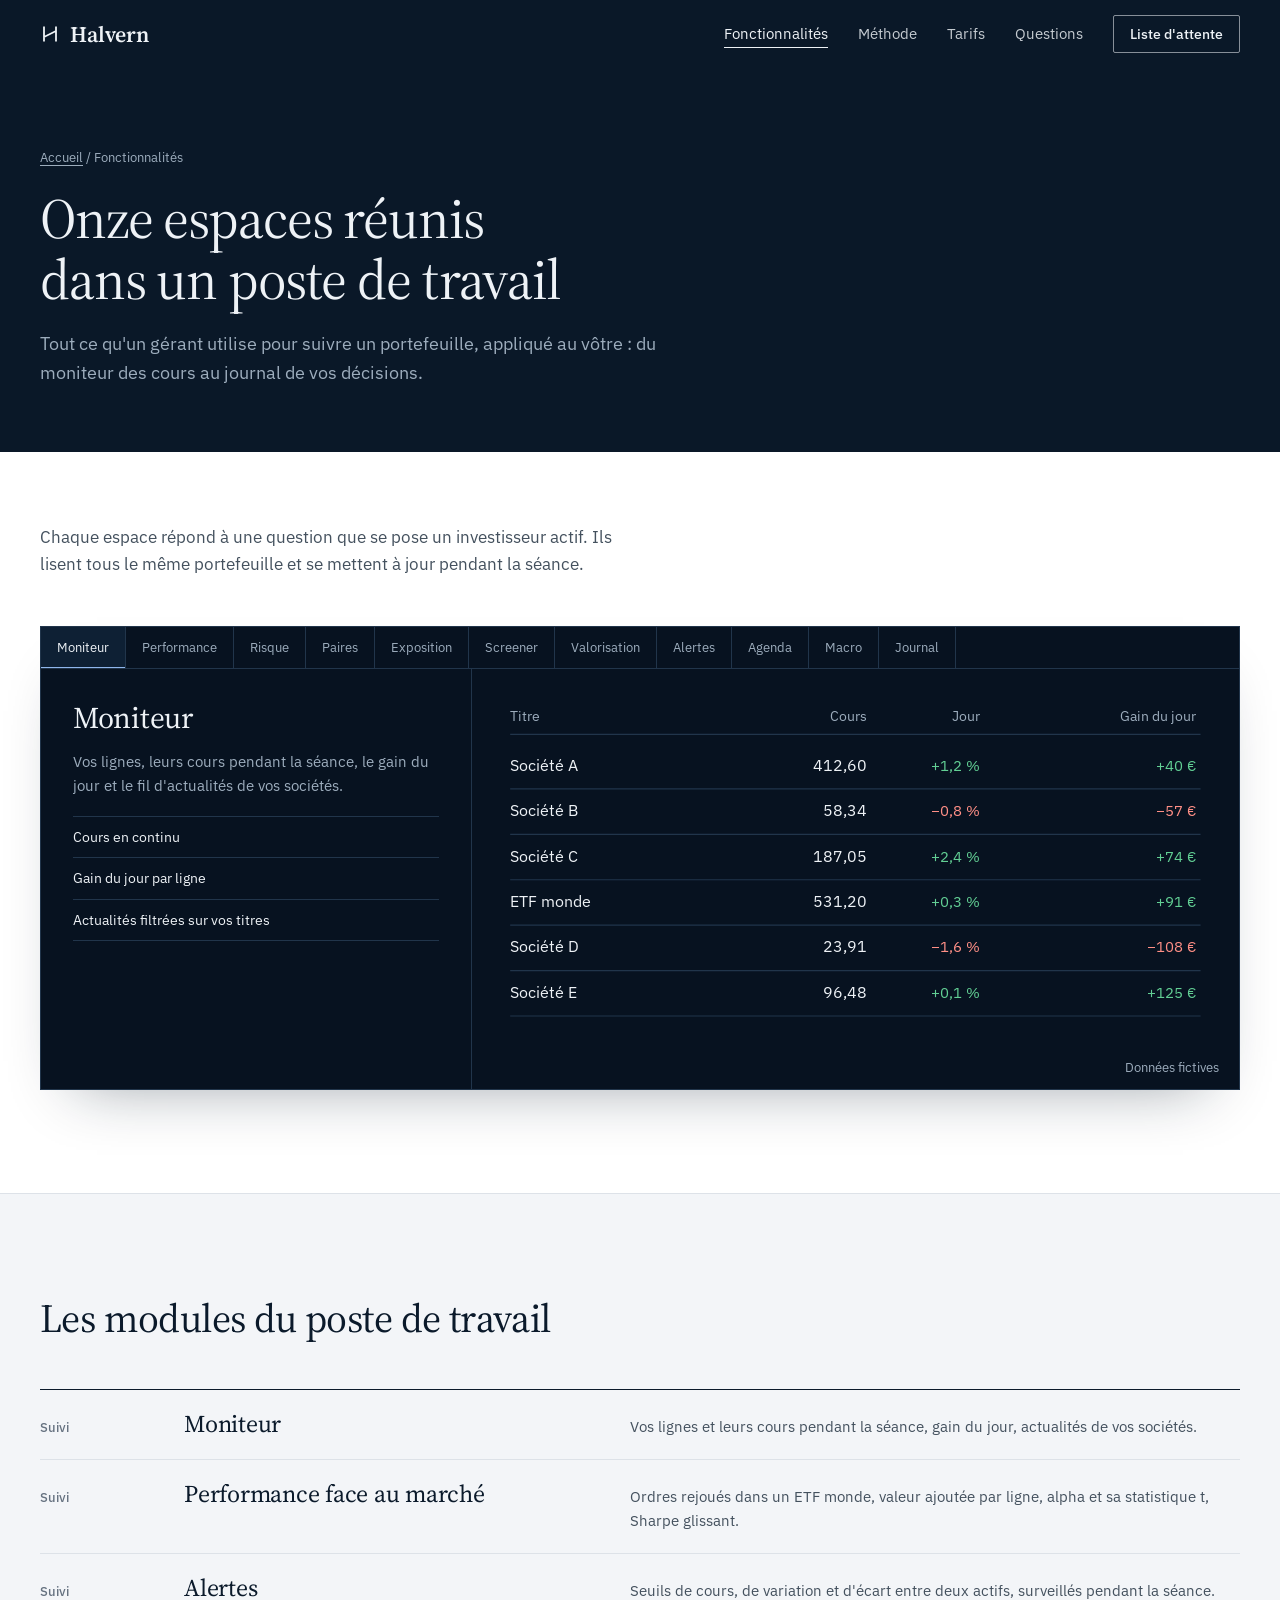
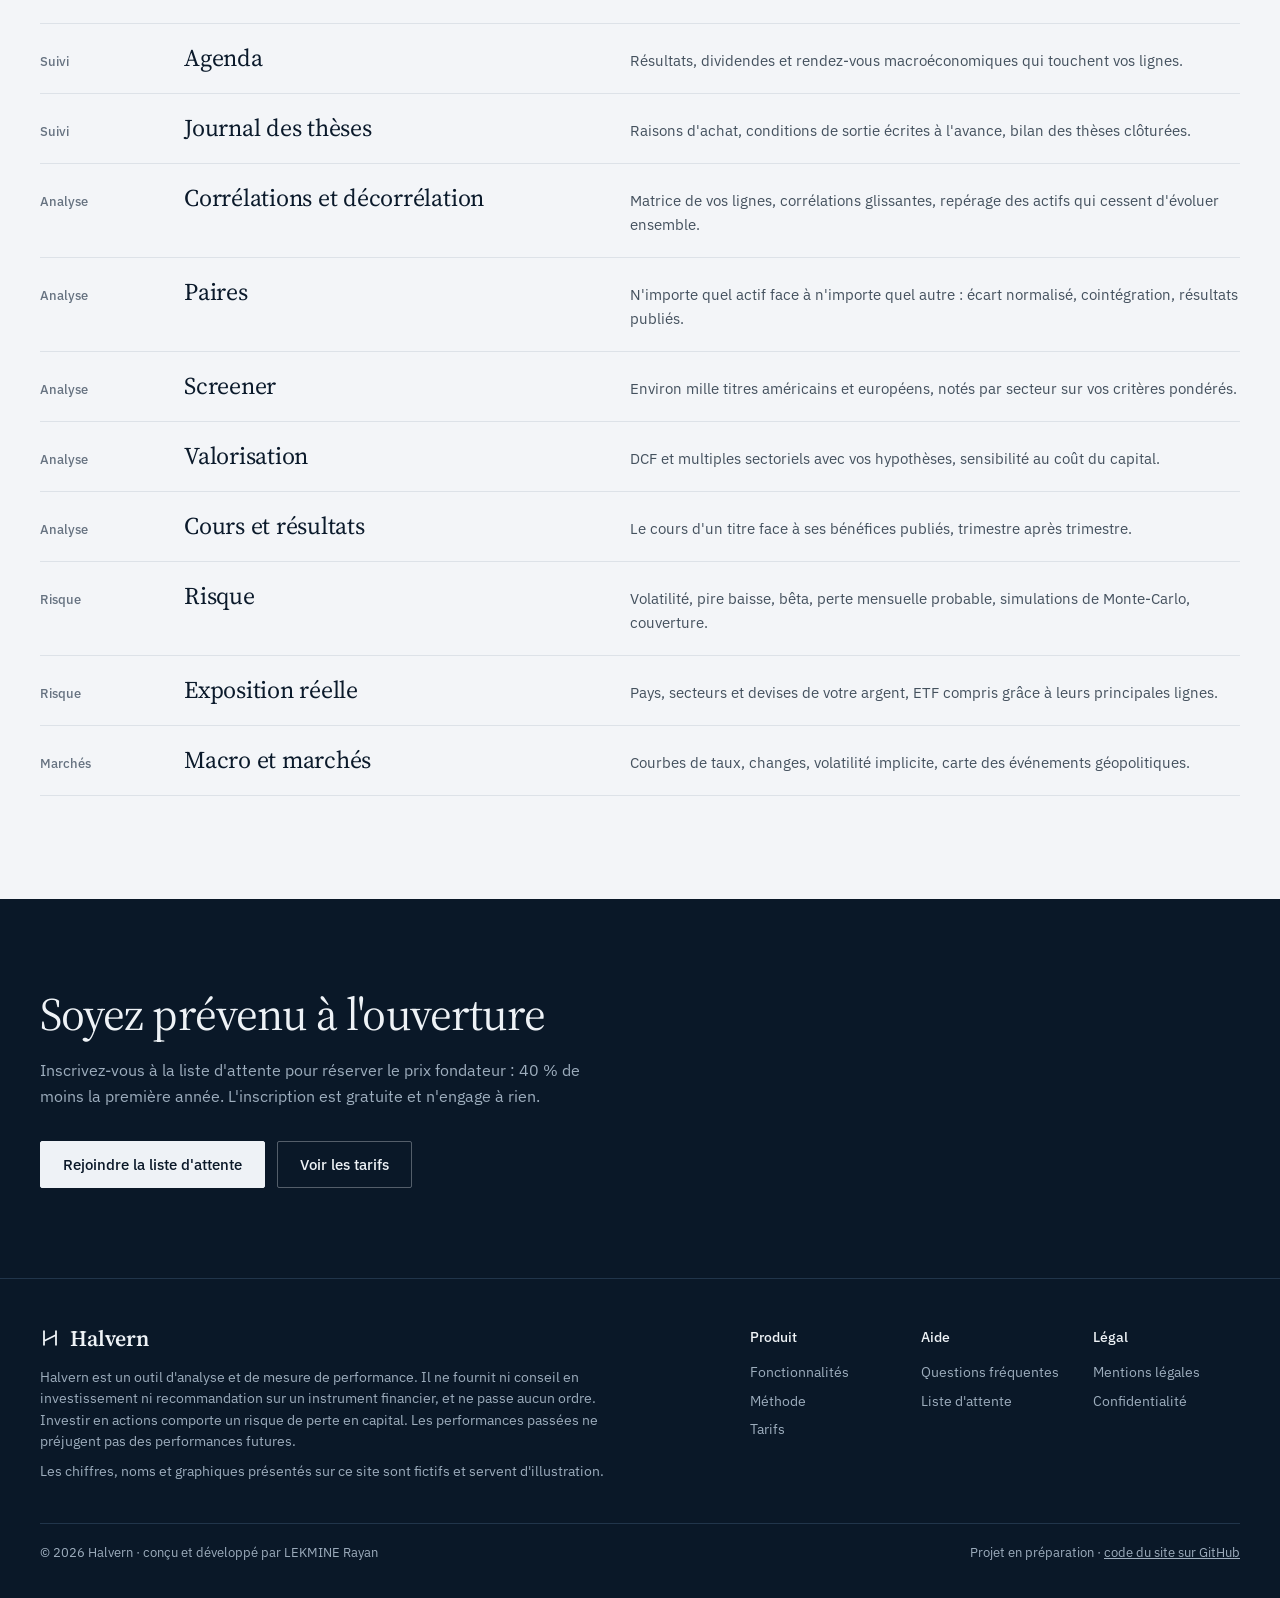
<file: fonctionnalites.html>
<!doctype html>
<html lang="fr">
<head>
<meta charset="utf-8">
<meta name="viewport" content="width=device-width, initial-scale=1, viewport-fit=cover">
<title>Fonctionnalités · Halvern</title>
<meta name="description" content="Les onze espaces du poste de travail Halvern : moniteur, performance, risque, paires, exposition, screener, valorisation, alertes, agenda, macro et journal.">
<link rel="canonical" href="https://rlekmine-oa.github.io/halvern/fonctionnalites.html">
<link rel="icon" href="favicon.svg" type="image/svg+xml">
<meta name="theme-color" content="#0a1828">
<meta name="author" content="LEKMINE Rayan">
<meta property="og:type" content="website">
<meta property="og:locale" content="fr_FR">
<meta property="og:site_name" content="Halvern">
<meta property="og:title" content="Fonctionnalités · Halvern">
<meta property="og:description" content="Les onze espaces du poste de travail Halvern : moniteur, performance, risque, paires, exposition, screener, valorisation, alertes, agenda, macro et journal.">
<meta property="og:url" content="https://rlekmine-oa.github.io/halvern/fonctionnalites.html">
<meta property="og:image" content="https://rlekmine-oa.github.io/halvern/og.png">
<meta property="og:image:width" content="1200">
<meta property="og:image:height" content="630">
<meta name="twitter:card" content="summary_large_image">
<meta name="twitter:image" content="https://rlekmine-oa.github.io/halvern/og.png">
<link rel="stylesheet" href="fonts/fonts.css">
<link rel="stylesheet" href="styles.css">
</head>
<body>
<header class="entete bande" id="entete">
  <div class="cadre">
    <a class="marque" href="index.html" aria-label="Halvern, accueil"><svg viewBox="0 0 20 20" aria-hidden="true"><path d="M4 2.5v15M16 2.5v15M4 13 16 7" fill="none" stroke="currentColor" stroke-width="1.8"/></svg>Halvern</a>
    <nav class="nav" aria-label="Navigation principale">
      <a href="fonctionnalites.html" class="actif" aria-current="page">Fonctionnalités</a>
      <a href="methode.html">Méthode</a>
      <a href="tarifs.html">Tarifs</a>
      <a href="questions.html">Questions</a>
      <a class="cta" href="index.html#rejoindre">Liste d'attente</a>
      <button class="bouton-menu" id="bouton-menu" type="button" aria-expanded="false" aria-controls="menu-mobile">Menu</button>
    </nav>
  </div>
  <nav class="menu-mobile cadre" id="menu-mobile" aria-label="Navigation sur téléphone" hidden>
    <a href="index.html">Accueil</a>
    <a href="fonctionnalites.html" aria-current="page">Fonctionnalités</a>
    <a href="methode.html">Méthode</a>
    <a href="tarifs.html">Tarifs</a>
    <a href="questions.html">Questions</a>
    <a href="index.html#rejoindre">Liste d'attente</a>
  </nav>
</header>

<main id="haut">
<section class="page-tete bande" aria-labelledby="pt-titre">
  <div class="cadre">
    <p class="fil"><a href="index.html">Accueil</a> / Fonctionnalités</p>
    <h1 id="pt-titre">Onze espaces réunis dans un poste de travail</h1>
    <p class="chapo">Tout ce qu'un gérant utilise pour suivre un portefeuille, appliqué au vôtre : du moniteur des cours au journal de vos décisions.</p>
  </div>
</section>

<section class="visite bande" id="poste" aria-labelledby="t-poste">
  <div class="cadre">
        <p class="chapeau" style="margin-top:0">Chaque espace répond à une question que se pose un investisseur actif. Ils lisent tous le même portefeuille et se mettent à jour pendant la séance.</p>
    <div class="poste" id="poste-travail">
      <div class="onglets" role="tablist" aria-label="Espaces du poste de travail" id="onglets"></div>
      <div class="ecran" id="ecran" role="tabpanel">
        <div class="ecran-texte" id="ecran-texte"></div>
        <div class="ecran-visuel"><svg id="ecran-svg" viewBox="0 0 640 320" role="img" aria-label="Aperçu de l'espace sélectionné"></svg><span class="fictif">Données fictives</span></div>
      </div>
    </div>
  </div>
</section>

<section class="modules bande gris" aria-labelledby="t-modules">
  <div class="cadre">
    <h2 class="titre-section" id="t-modules">Les modules du poste de travail</h2>
    <div class="index" id="index-modules"></div>
  </div>
</section>

<section class="appel bande" aria-labelledby="t-appel">
  <div class="cadre">
    <h2 id="t-appel">Soyez prévenu à l'ouverture</h2>
    <p>Inscrivez-vous à la liste d'attente pour réserver le prix fondateur : 40 % de moins la première année. L'inscription est gratuite et n'engage à rien.</p>
    <div class="actions"><a class="bouton-plein" href="index.html#rejoindre">Rejoindre la liste d'attente</a><a class="bouton-vide" href="tarifs.html">Voir les tarifs</a></div>
  </div>
</section>
</main>

<footer class="pied bande">
  <div class="cadre">
    <div class="pied-marque">
      <a class="marque" href="index.html"><svg viewBox="0 0 20 20" aria-hidden="true"><path d="M4 2.5v15M16 2.5v15M4 13 16 7" fill="none" stroke="currentColor" stroke-width="1.8"/></svg>Halvern</a>
      <p>Halvern est un outil d'analyse et de mesure de performance. Il ne fournit ni conseil en investissement ni recommandation sur un instrument financier, et ne passe aucun ordre. Investir en actions comporte un risque de perte en capital. Les performances passées ne préjugent pas des performances futures.</p>
      <p>Les chiffres, noms et graphiques présentés sur ce site sont fictifs et servent d'illustration.</p>
    </div>
    <nav class="pied-liens" aria-label="Pied de page">
      <div><b>Produit</b><a href="fonctionnalites.html">Fonctionnalités</a><a href="methode.html">Méthode</a><a href="tarifs.html">Tarifs</a></div>
      <div><b>Aide</b><a href="questions.html">Questions fréquentes</a><a href="index.html#rejoindre">Liste d'attente</a></div>
      <div><b>Légal</b><a href="mentions.html">Mentions légales</a><a href="mentions.html#confidentialite">Confidentialité</a></div>
    </nav>
  </div>
  <div class="cadre pied-bas"><span>© 2026 Halvern · conçu et développé par LEKMINE Rayan</span><span>Projet en préparation · <a href="https://github.com/rlekmine-oa/halvern">code du site sur GitHub</a></span></div>
</footer>

<script src="site.js"></script>
</body>
</html>
</file>
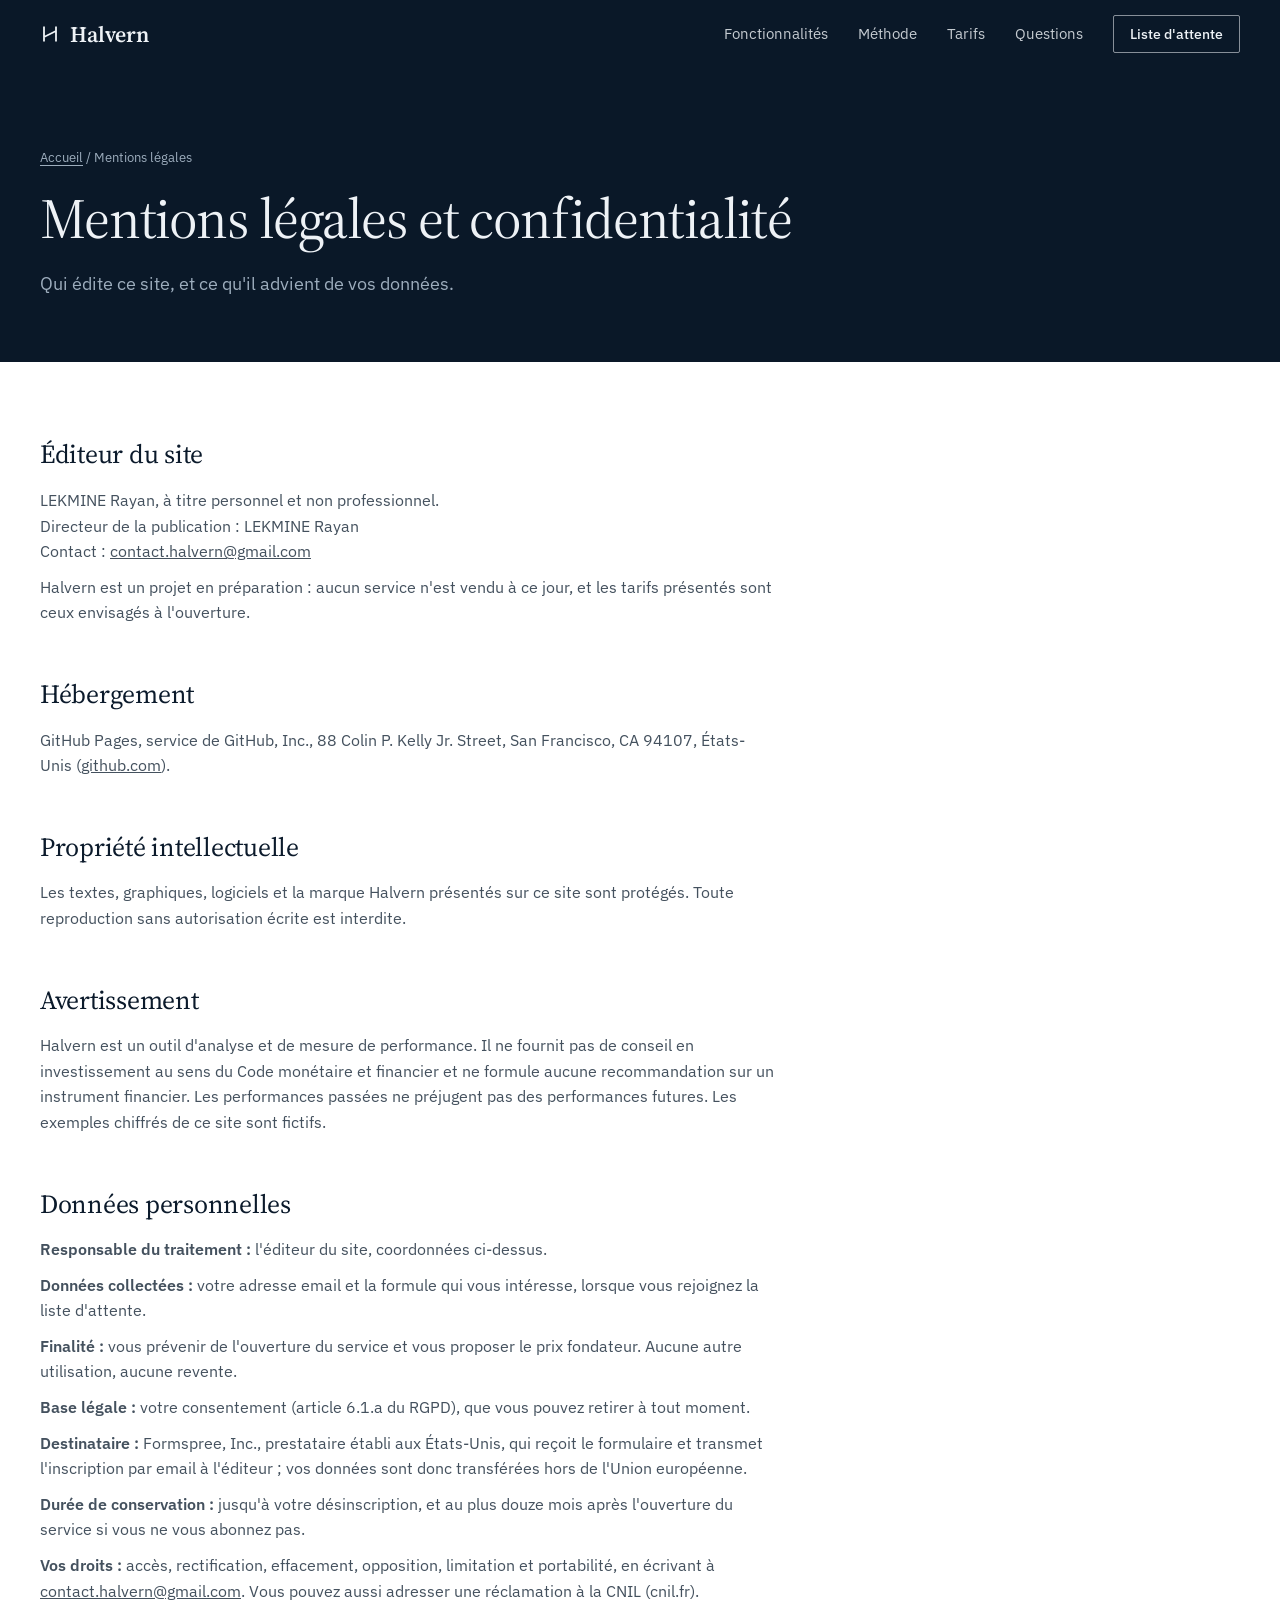
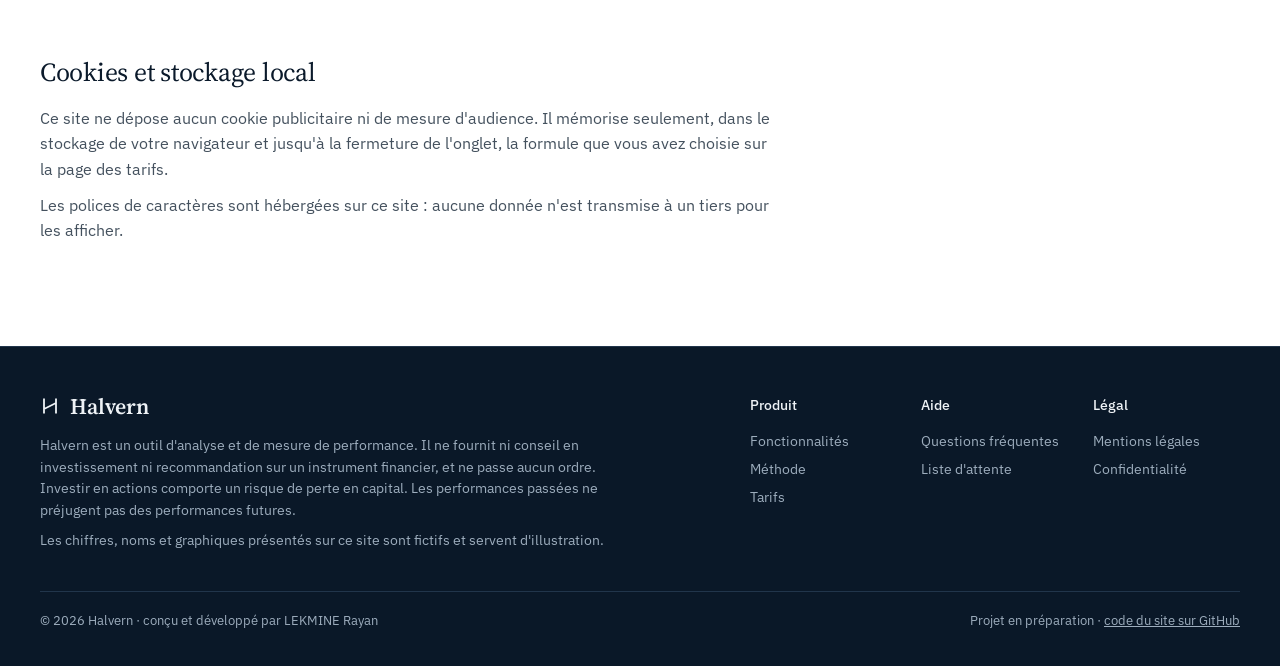
<file: mentions.html>
<!doctype html>
<html lang="fr">
<head>
<meta charset="utf-8">
<meta name="viewport" content="width=device-width, initial-scale=1, viewport-fit=cover">
<title>Mentions légales · Halvern</title>
<meta name="description" content="Mentions légales, données personnelles et cookies du site Halvern.">
<link rel="canonical" href="https://rlekmine-oa.github.io/halvern/mentions.html">
<link rel="icon" href="favicon.svg" type="image/svg+xml">
<meta name="theme-color" content="#0a1828">
<meta name="author" content="LEKMINE Rayan">
<meta property="og:type" content="website">
<meta property="og:locale" content="fr_FR">
<meta property="og:site_name" content="Halvern">
<meta property="og:title" content="Mentions légales · Halvern">
<meta property="og:description" content="Mentions légales, données personnelles et cookies du site Halvern.">
<meta property="og:url" content="https://rlekmine-oa.github.io/halvern/mentions.html">
<meta property="og:image" content="https://rlekmine-oa.github.io/halvern/og.png">
<meta property="og:image:width" content="1200">
<meta property="og:image:height" content="630">
<meta name="twitter:card" content="summary_large_image">
<meta name="twitter:image" content="https://rlekmine-oa.github.io/halvern/og.png">
<link rel="stylesheet" href="fonts/fonts.css">
<link rel="stylesheet" href="styles.css">
</head>
<body>
<header class="entete bande" id="entete">
  <div class="cadre">
    <a class="marque" href="index.html" aria-label="Halvern, accueil"><svg viewBox="0 0 20 20" aria-hidden="true"><path d="M4 2.5v15M16 2.5v15M4 13 16 7" fill="none" stroke="currentColor" stroke-width="1.8"/></svg>Halvern</a>
    <nav class="nav" aria-label="Navigation principale">
      <a href="fonctionnalites.html">Fonctionnalités</a>
      <a href="methode.html">Méthode</a>
      <a href="tarifs.html">Tarifs</a>
      <a href="questions.html">Questions</a>
      <a class="cta" href="index.html#rejoindre">Liste d'attente</a>
      <button class="bouton-menu" id="bouton-menu" type="button" aria-expanded="false" aria-controls="menu-mobile">Menu</button>
    </nav>
  </div>
  <nav class="menu-mobile cadre" id="menu-mobile" aria-label="Navigation sur téléphone" hidden>
    <a href="index.html">Accueil</a>
    <a href="fonctionnalites.html">Fonctionnalités</a>
    <a href="methode.html">Méthode</a>
    <a href="tarifs.html">Tarifs</a>
    <a href="questions.html">Questions</a>
    <a href="index.html#rejoindre">Liste d'attente</a>
  </nav>
</header>

<main id="haut">
<section class="page-tete bande" aria-labelledby="pt-titre">
  <div class="cadre">
    <p class="fil"><a href="index.html">Accueil</a> / Mentions légales</p>
    <h1 id="pt-titre">Mentions légales et confidentialité</h1>
    <p class="chapo">Qui édite ce site, et ce qu'il advient de vos données.</p>
  </div>
</section>

<section class="mentions bande" aria-label="Mentions légales et confidentialité">
  <div class="cadre prose">
    <h2 id="editeur">Éditeur du site</h2>
    <p>LEKMINE Rayan, à titre personnel et non professionnel.<br>Directeur de la publication : LEKMINE Rayan<br>Contact : <a href="mailto:contact.halvern@gmail.com">contact.halvern@gmail.com</a></p>
    <p>Halvern est un projet en préparation : aucun service n'est vendu à ce jour, et les tarifs présentés sont ceux envisagés à l'ouverture.</p>
    <h2 id="hebergement">Hébergement</h2>
    <p>GitHub Pages, service de GitHub, Inc., 88 Colin P. Kelly Jr. Street, San Francisco, CA 94107, États-Unis (<a href="https://github.com">github.com</a>).</p>
    <h2 id="propriete">Propriété intellectuelle</h2>
    <p>Les textes, graphiques, logiciels et la marque Halvern présentés sur ce site sont protégés. Toute reproduction sans autorisation écrite est interdite.</p>
    <h2 id="avertissement">Avertissement</h2>
    <p>Halvern est un outil d'analyse et de mesure de performance. Il ne fournit pas de conseil en investissement au sens du Code monétaire et financier et ne formule aucune recommandation sur un instrument financier. Les performances passées ne préjugent pas des performances futures. Les exemples chiffrés de ce site sont fictifs.</p>
    <h2 id="confidentialite">Données personnelles</h2>
    <p><b>Responsable du traitement :</b> l'éditeur du site, coordonnées ci-dessus.</p>
    <p><b>Données collectées :</b> votre adresse email et la formule qui vous intéresse, lorsque vous rejoignez la liste d'attente.</p>
    <p><b>Finalité :</b> vous prévenir de l'ouverture du service et vous proposer le prix fondateur. Aucune autre utilisation, aucune revente.</p>
    <p><b>Base légale :</b> votre consentement (article 6.1.a du RGPD), que vous pouvez retirer à tout moment.</p>
    <p><b>Destinataire :</b> Formspree, Inc., prestataire établi aux États-Unis, qui reçoit le formulaire et transmet l'inscription par email à l'éditeur ; vos données sont donc transférées hors de l'Union européenne.</p>
    <p><b>Durée de conservation :</b> jusqu'à votre désinscription, et au plus douze mois après l'ouverture du service si vous ne vous abonnez pas.</p>
    <p><b>Vos droits :</b> accès, rectification, effacement, opposition, limitation et portabilité, en écrivant à <a href="mailto:contact.halvern@gmail.com">contact.halvern@gmail.com</a>. Vous pouvez aussi adresser une réclamation à la CNIL (cnil.fr).</p>
    <h2 id="cookies">Cookies et stockage local</h2>
    <p>Ce site ne dépose aucun cookie publicitaire ni de mesure d'audience. Il mémorise seulement, dans le stockage de votre navigateur et jusqu'à la fermeture de l'onglet, la formule que vous avez choisie sur la page des tarifs.</p>
    <p>Les polices de caractères sont hébergées sur ce site : aucune donnée n'est transmise à un tiers pour les afficher.</p>
  </div>
</section>
</main>

<footer class="pied bande">
  <div class="cadre">
    <div class="pied-marque">
      <a class="marque" href="index.html"><svg viewBox="0 0 20 20" aria-hidden="true"><path d="M4 2.5v15M16 2.5v15M4 13 16 7" fill="none" stroke="currentColor" stroke-width="1.8"/></svg>Halvern</a>
      <p>Halvern est un outil d'analyse et de mesure de performance. Il ne fournit ni conseil en investissement ni recommandation sur un instrument financier, et ne passe aucun ordre. Investir en actions comporte un risque de perte en capital. Les performances passées ne préjugent pas des performances futures.</p>
      <p>Les chiffres, noms et graphiques présentés sur ce site sont fictifs et servent d'illustration.</p>
    </div>
    <nav class="pied-liens" aria-label="Pied de page">
      <div><b>Produit</b><a href="fonctionnalites.html">Fonctionnalités</a><a href="methode.html">Méthode</a><a href="tarifs.html">Tarifs</a></div>
      <div><b>Aide</b><a href="questions.html">Questions fréquentes</a><a href="index.html#rejoindre">Liste d'attente</a></div>
      <div><b>Légal</b><a href="mentions.html">Mentions légales</a><a href="mentions.html#confidentialite">Confidentialité</a></div>
    </nav>
  </div>
  <div class="cadre pied-bas"><span>© 2026 Halvern · conçu et développé par LEKMINE Rayan</span><span>Projet en préparation · <a href="https://github.com/rlekmine-oa/halvern">code du site sur GitHub</a></span></div>
</footer>

<script src="site.js"></script>
</body>
</html>
</file>
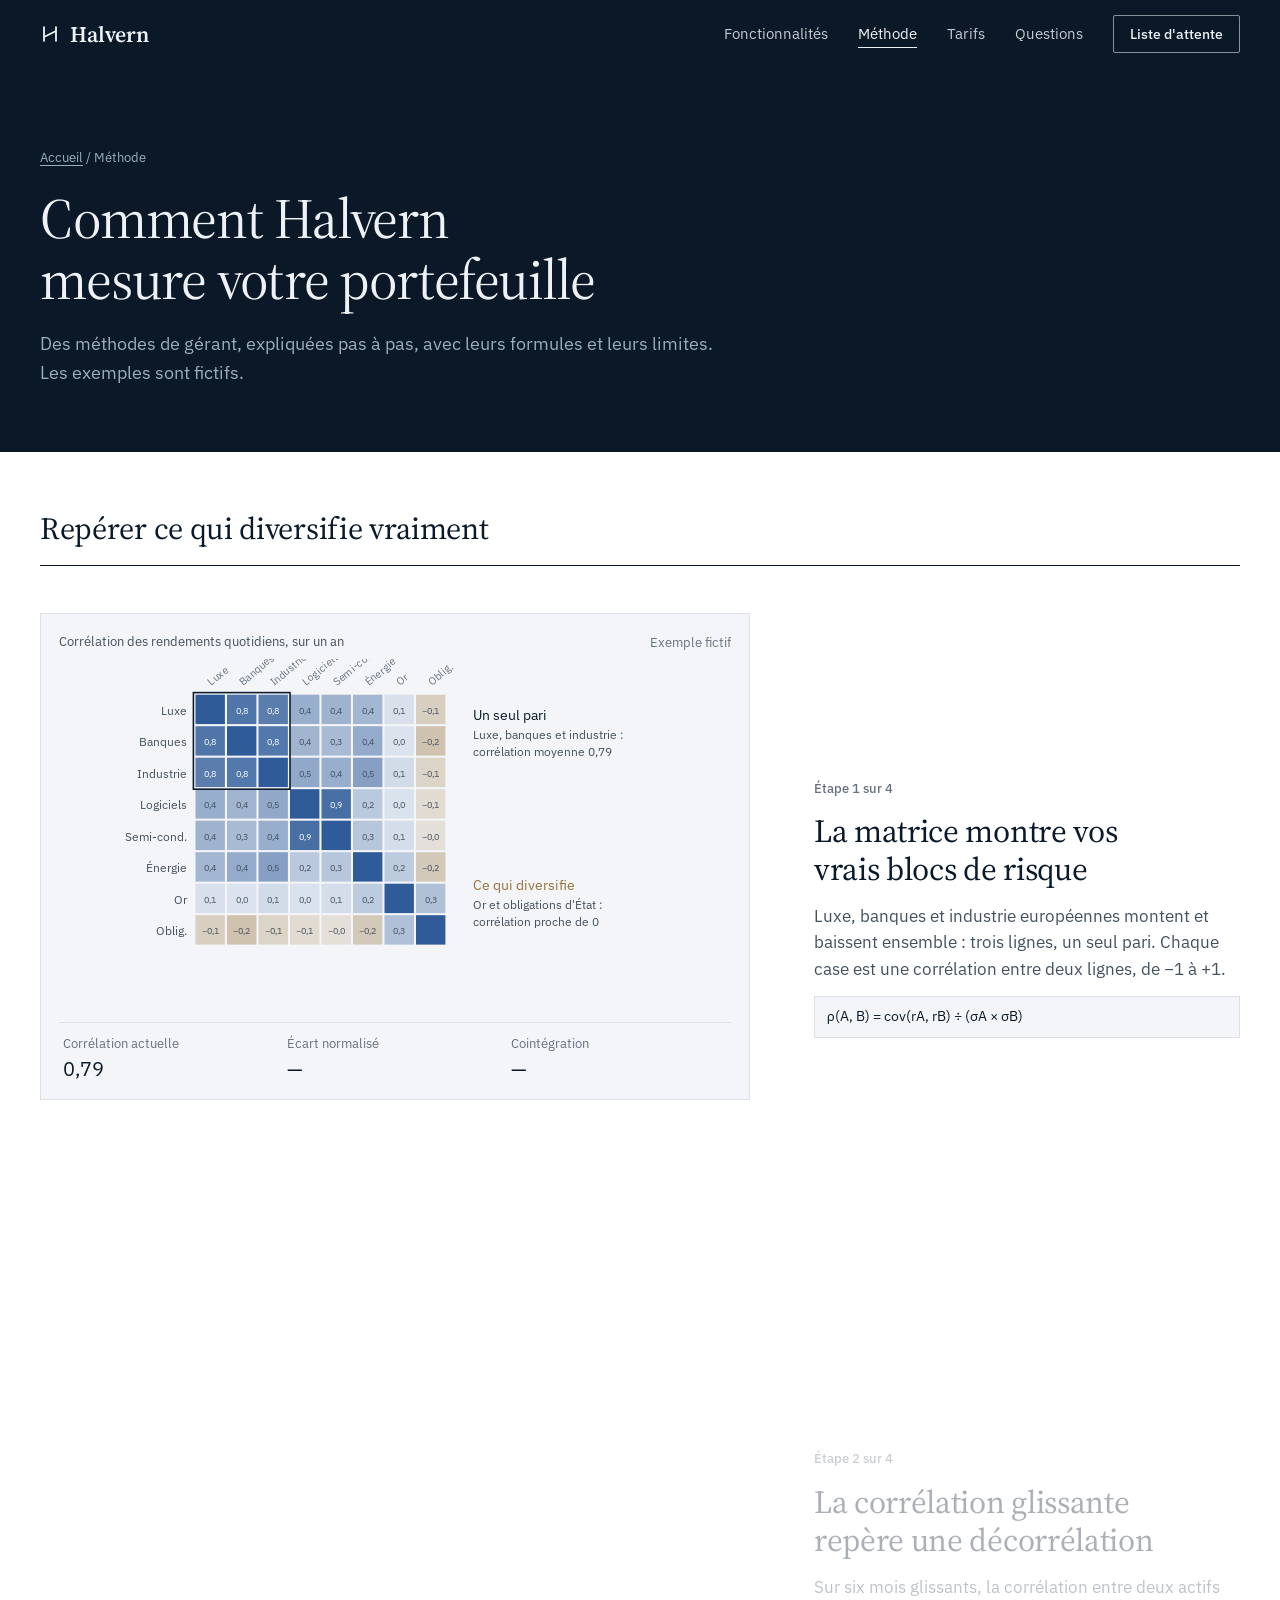
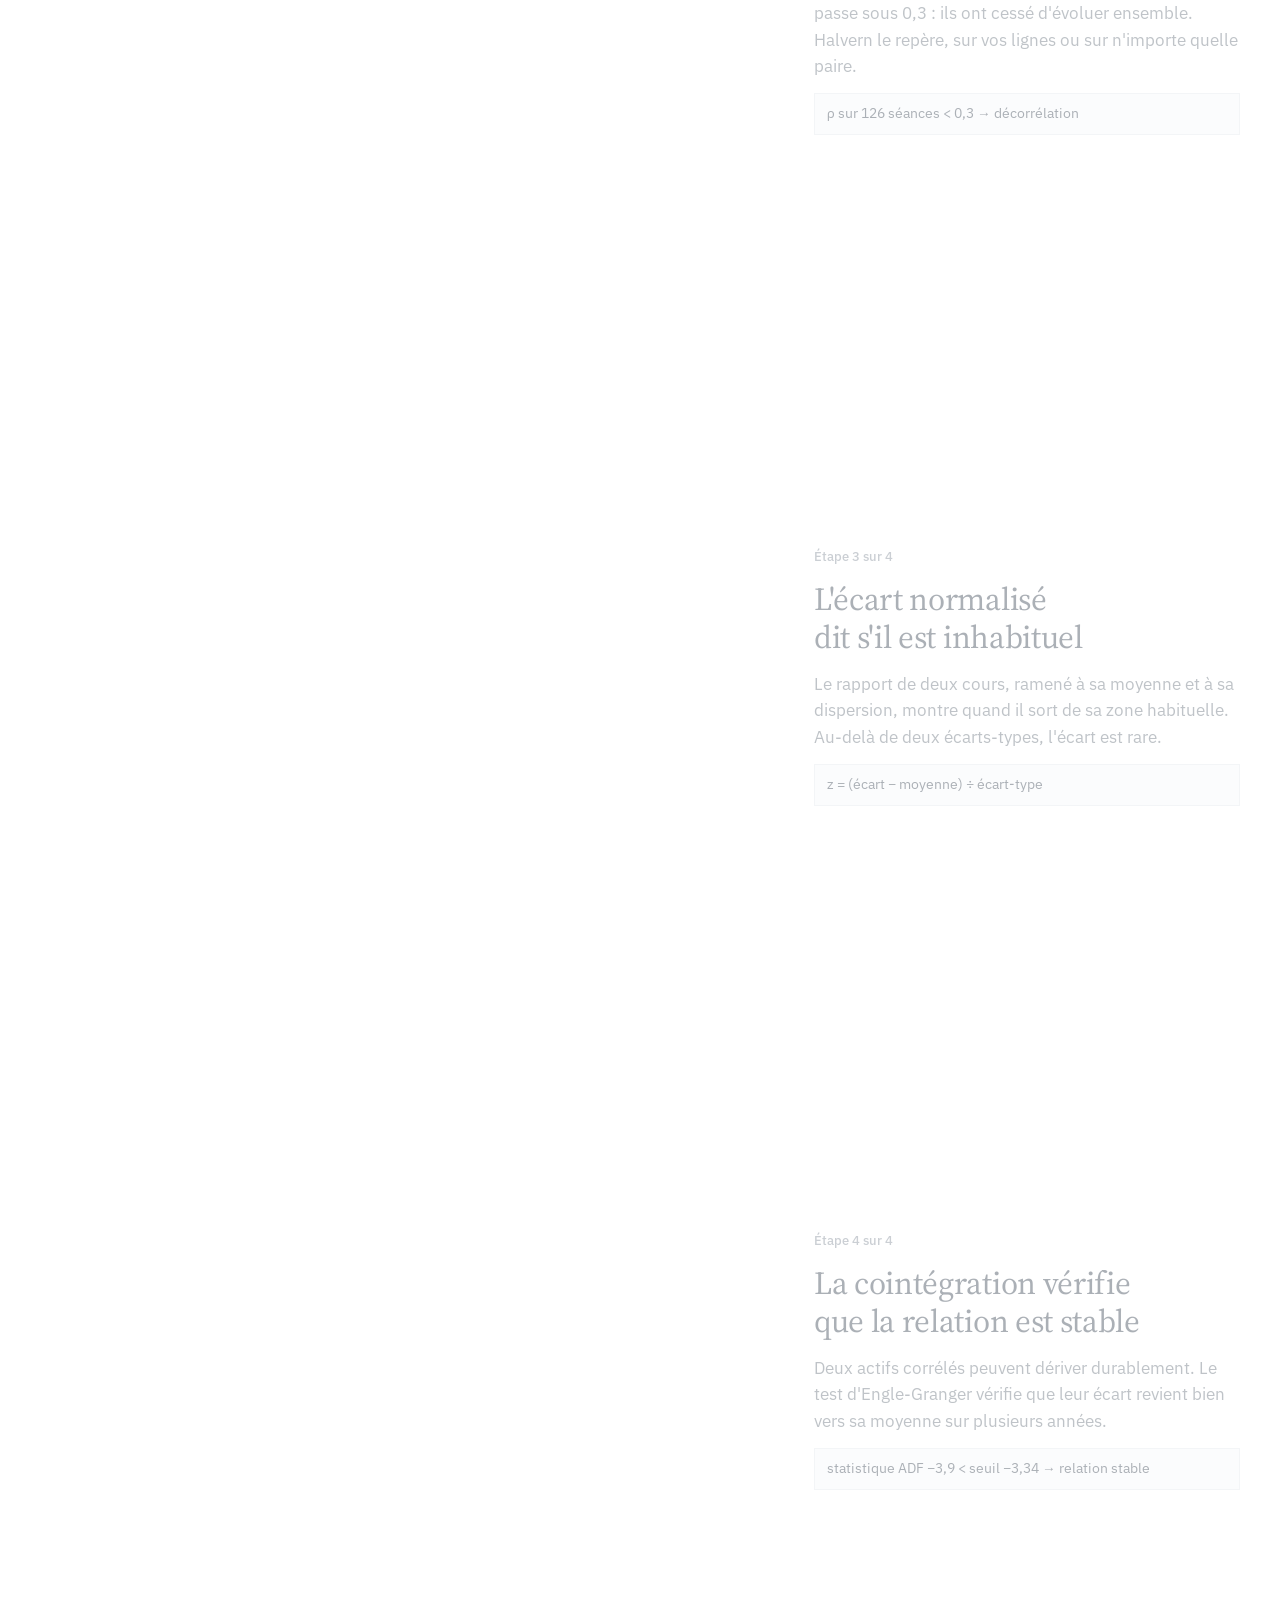
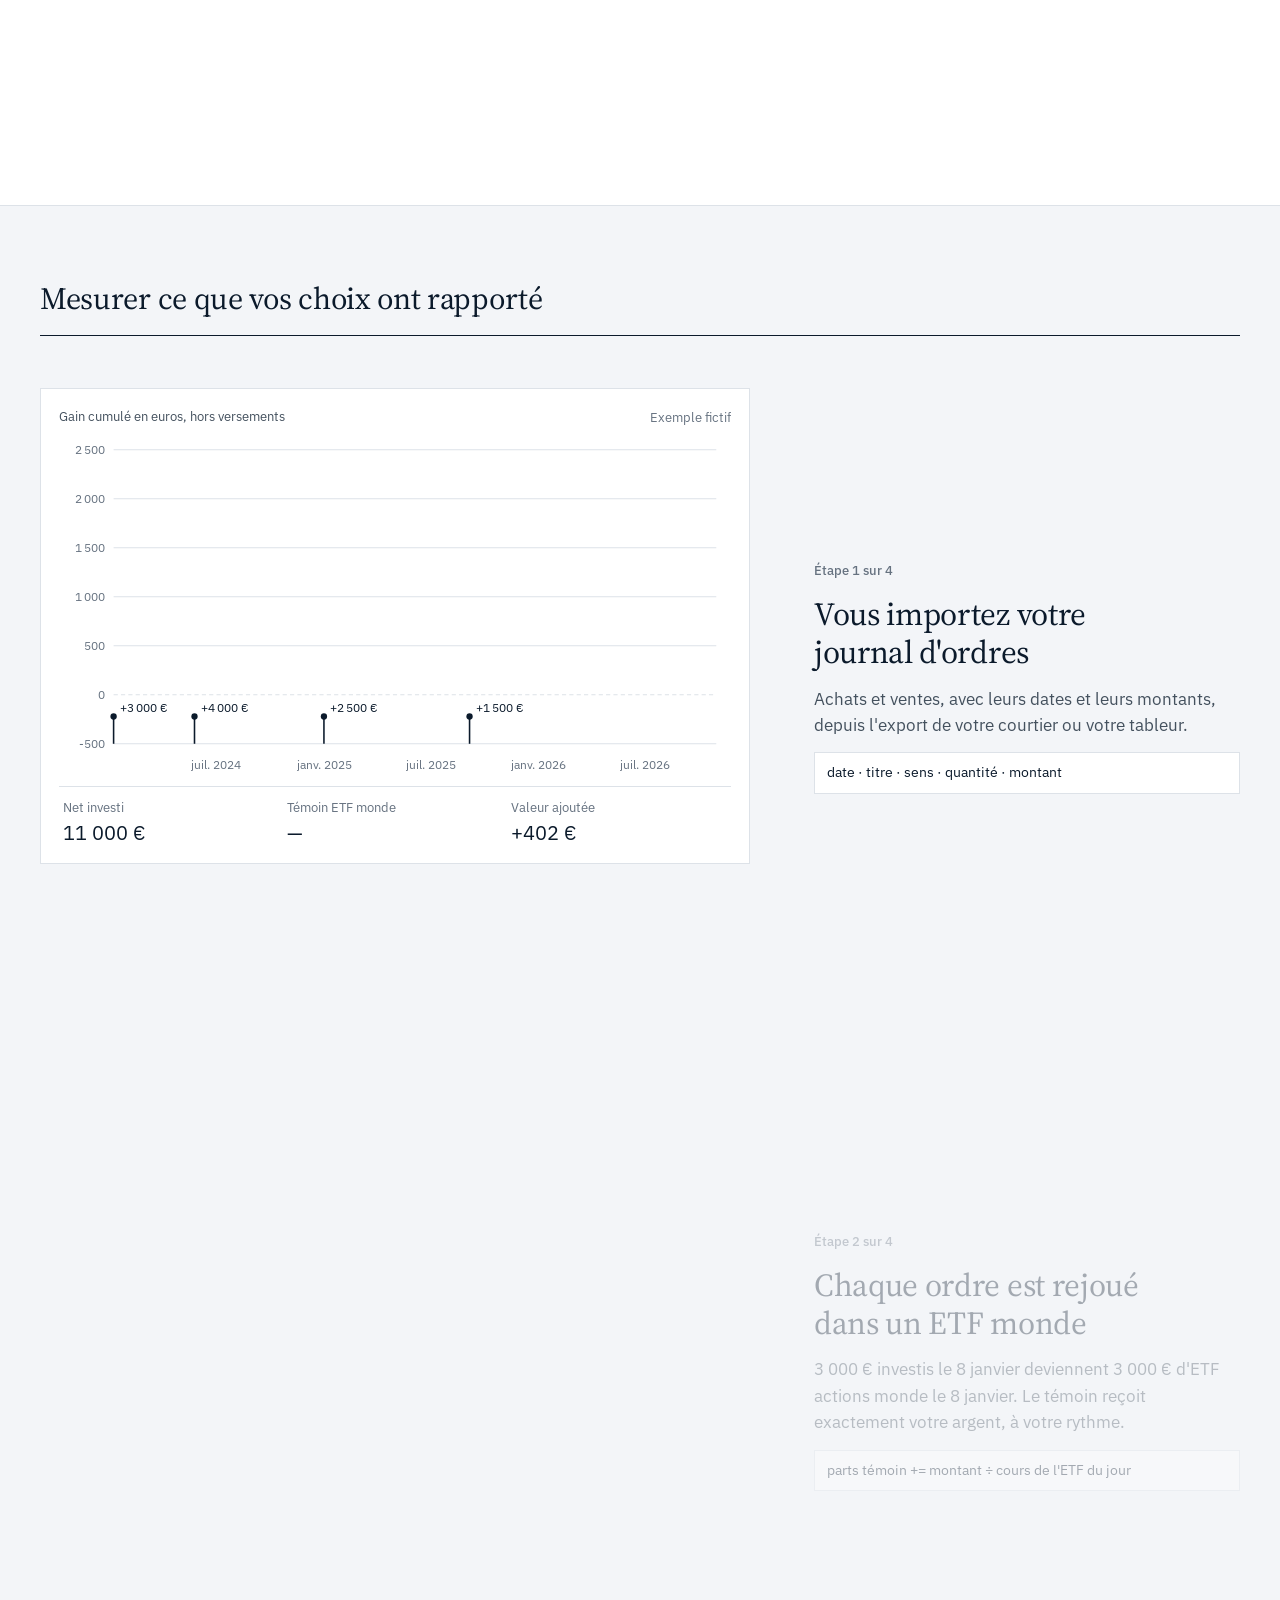
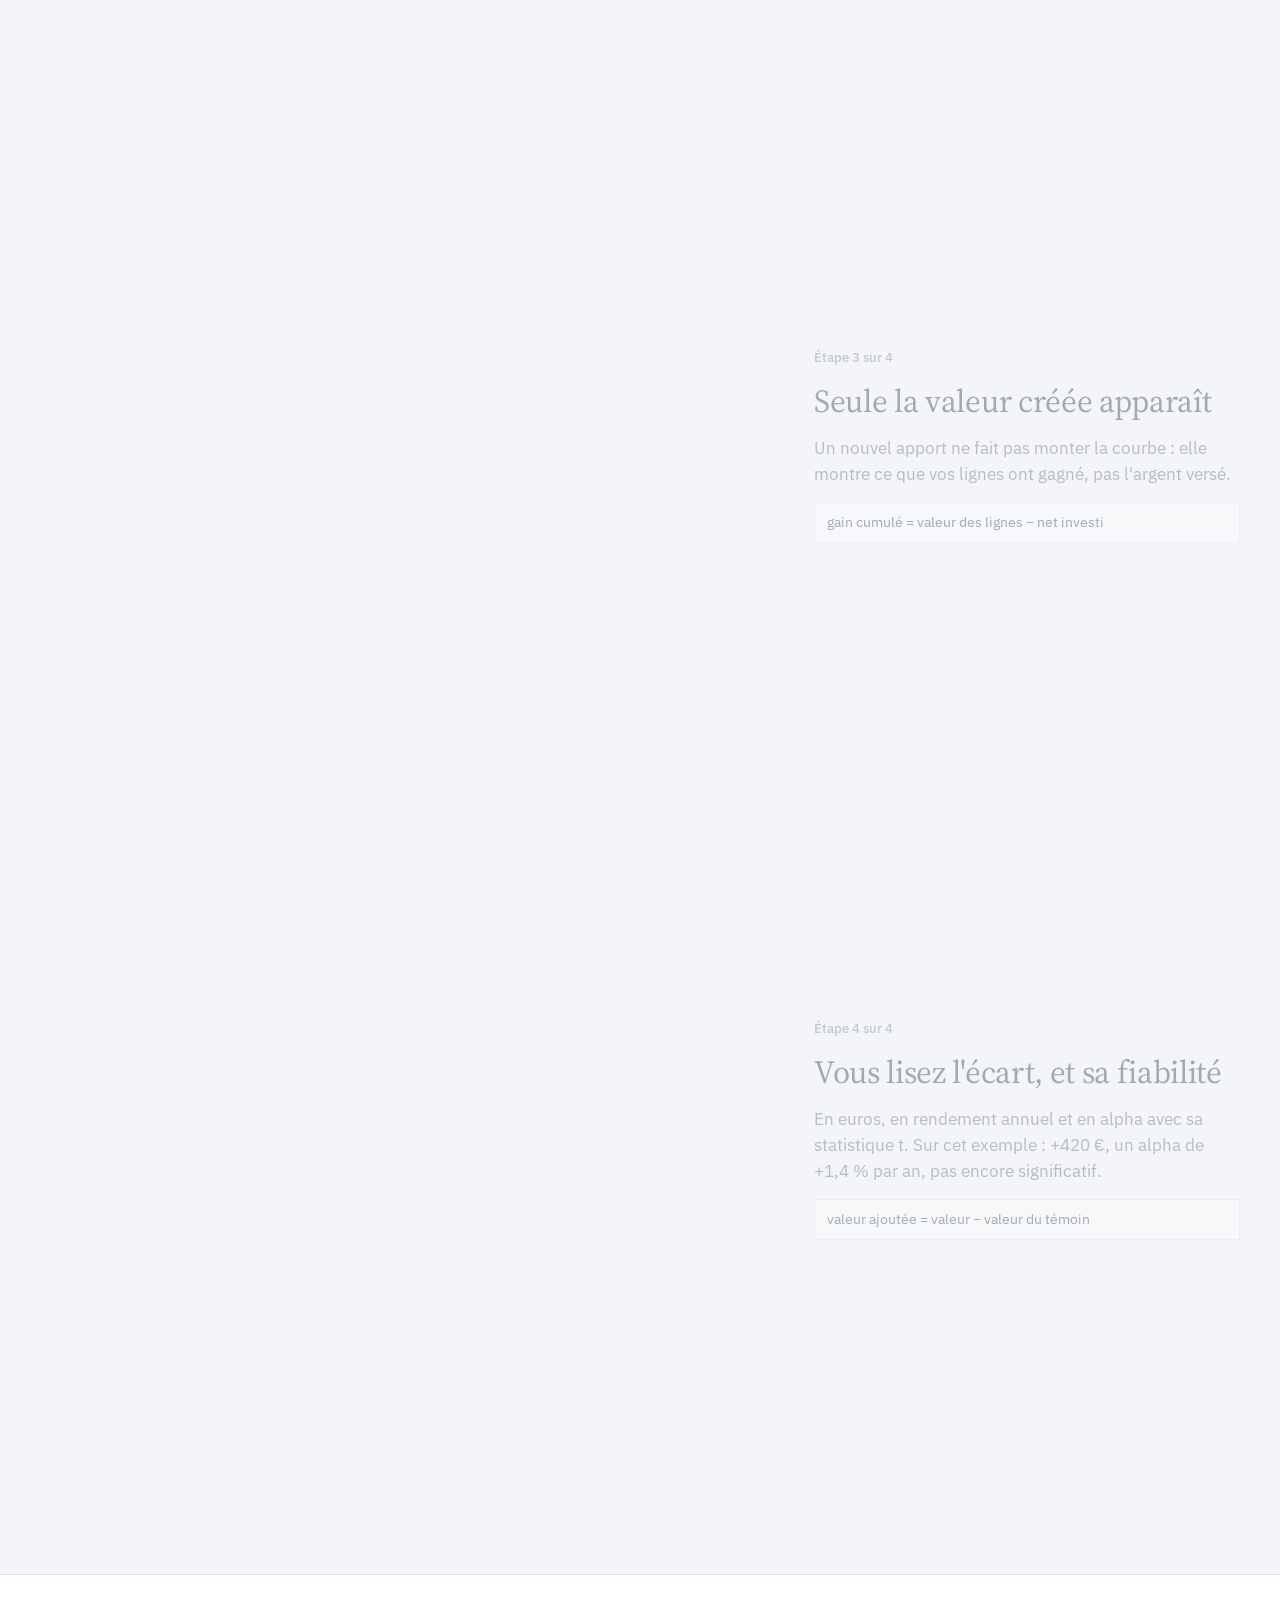
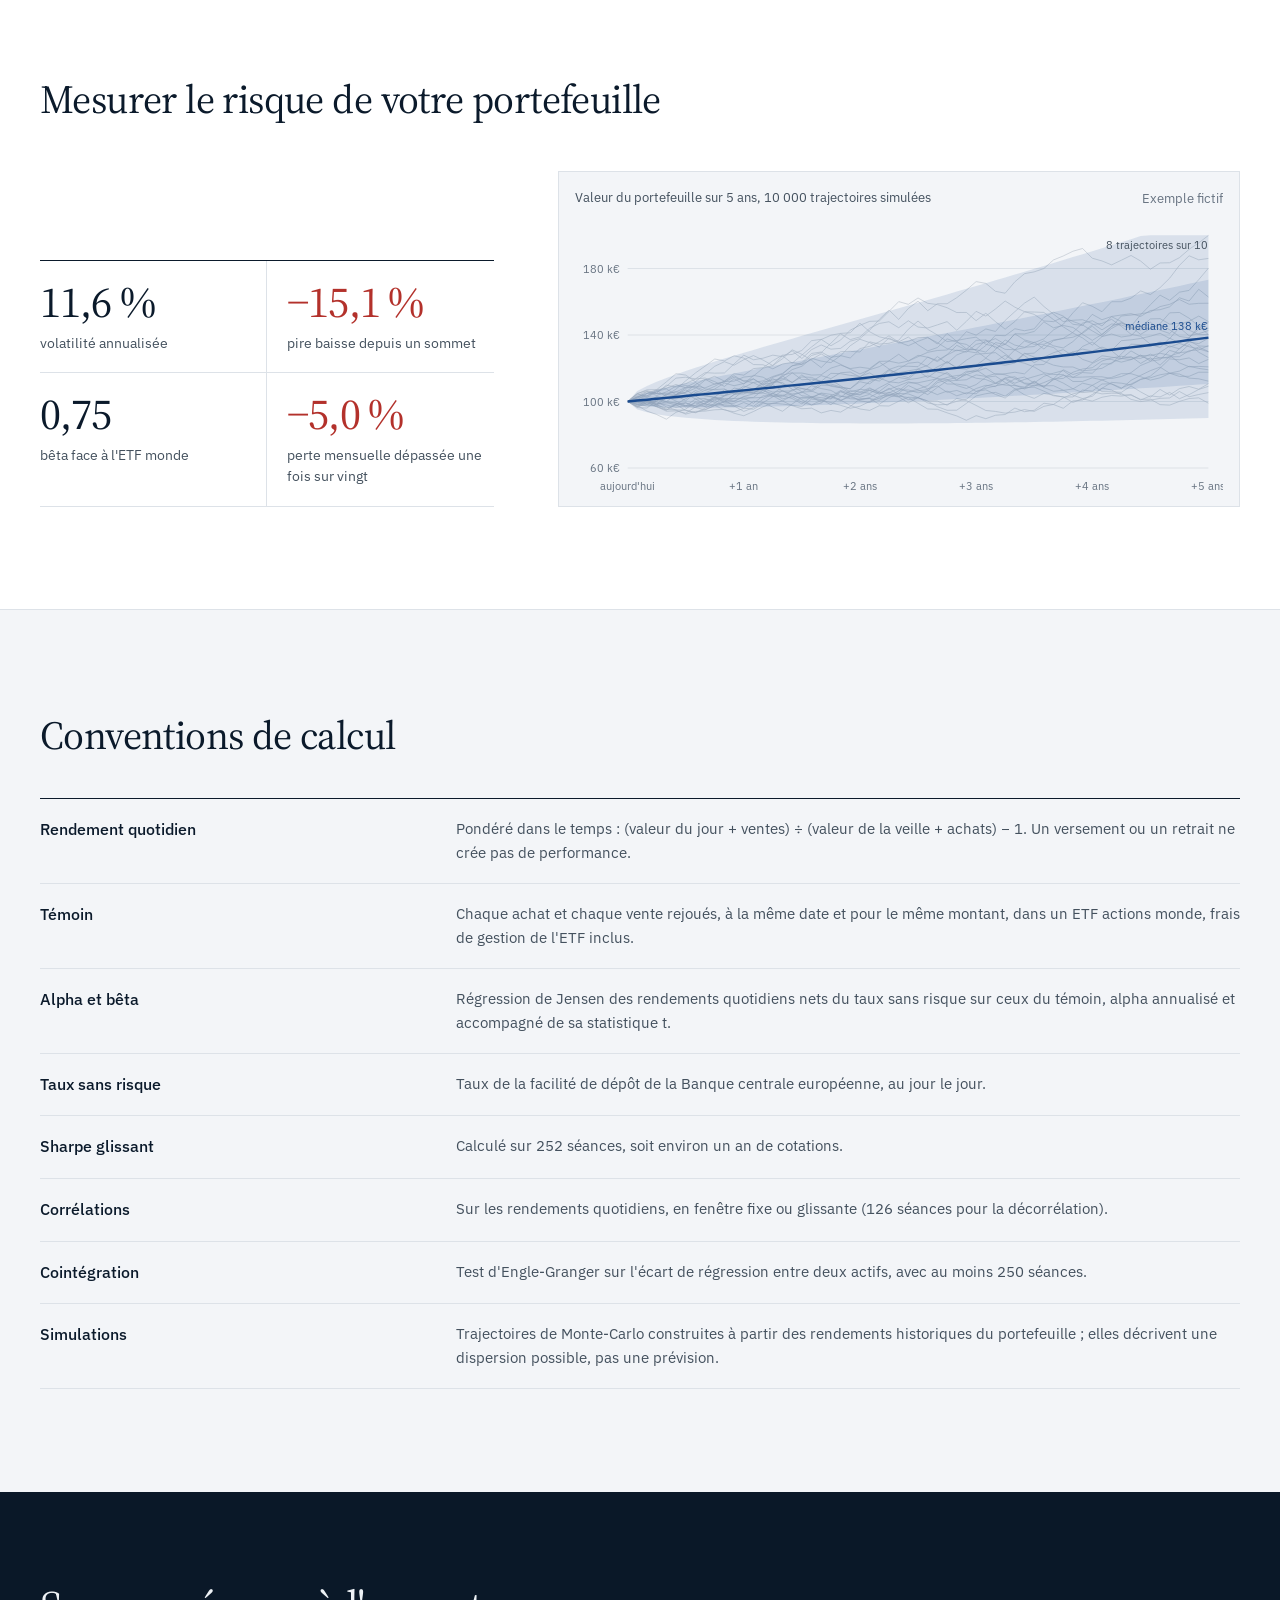
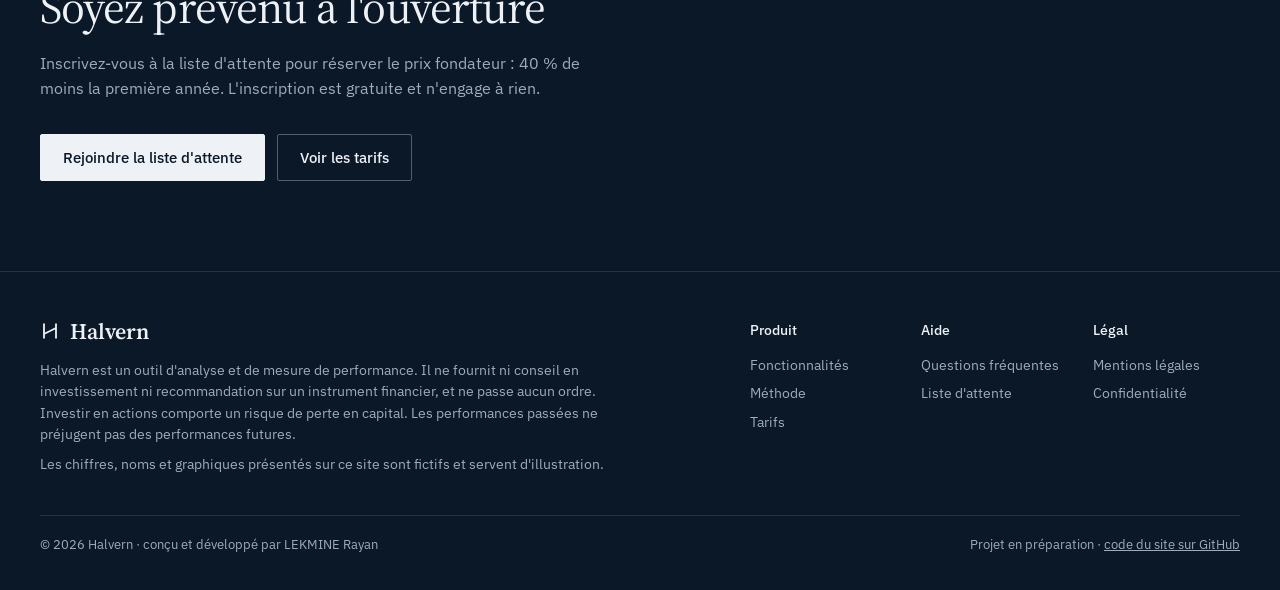
<file: methode.html>
<!doctype html>
<html lang="fr">
<head>
<meta charset="utf-8">
<meta name="viewport" content="width=device-width, initial-scale=1, viewport-fit=cover">
<title>Méthode · Halvern</title>
<meta name="description" content="Comment Halvern mesure les corrélations, la performance face au marché et le risque d'un portefeuille, avec les conventions de calcul.">
<link rel="canonical" href="https://rlekmine-oa.github.io/halvern/methode.html">
<link rel="icon" href="favicon.svg" type="image/svg+xml">
<meta name="theme-color" content="#0a1828">
<meta name="author" content="LEKMINE Rayan">
<meta property="og:type" content="website">
<meta property="og:locale" content="fr_FR">
<meta property="og:site_name" content="Halvern">
<meta property="og:title" content="Méthode · Halvern">
<meta property="og:description" content="Comment Halvern mesure les corrélations, la performance face au marché et le risque d&#x27;un portefeuille, avec les conventions de calcul.">
<meta property="og:url" content="https://rlekmine-oa.github.io/halvern/methode.html">
<meta property="og:image" content="https://rlekmine-oa.github.io/halvern/og.png">
<meta property="og:image:width" content="1200">
<meta property="og:image:height" content="630">
<meta name="twitter:card" content="summary_large_image">
<meta name="twitter:image" content="https://rlekmine-oa.github.io/halvern/og.png">
<link rel="stylesheet" href="fonts/fonts.css">
<link rel="stylesheet" href="styles.css">
</head>
<body>
<header class="entete bande" id="entete">
  <div class="cadre">
    <a class="marque" href="index.html" aria-label="Halvern, accueil"><svg viewBox="0 0 20 20" aria-hidden="true"><path d="M4 2.5v15M16 2.5v15M4 13 16 7" fill="none" stroke="currentColor" stroke-width="1.8"/></svg>Halvern</a>
    <nav class="nav" aria-label="Navigation principale">
      <a href="fonctionnalites.html">Fonctionnalités</a>
      <a href="methode.html" class="actif" aria-current="page">Méthode</a>
      <a href="tarifs.html">Tarifs</a>
      <a href="questions.html">Questions</a>
      <a class="cta" href="index.html#rejoindre">Liste d'attente</a>
      <button class="bouton-menu" id="bouton-menu" type="button" aria-expanded="false" aria-controls="menu-mobile">Menu</button>
    </nav>
  </div>
  <nav class="menu-mobile cadre" id="menu-mobile" aria-label="Navigation sur téléphone" hidden>
    <a href="index.html">Accueil</a>
    <a href="fonctionnalites.html">Fonctionnalités</a>
    <a href="methode.html" aria-current="page">Méthode</a>
    <a href="tarifs.html">Tarifs</a>
    <a href="questions.html">Questions</a>
    <a href="index.html#rejoindre">Liste d'attente</a>
  </nav>
</header>

<main id="haut">
<section class="page-tete bande" aria-labelledby="pt-titre">
  <div class="cadre">
    <p class="fil"><a href="index.html">Accueil</a> / Méthode</p>
    <h1 id="pt-titre">Comment Halvern mesure votre portefeuille</h1>
    <p class="chapo">Des méthodes de gérant, expliquées pas à pas, avec leurs formules et leurs limites. Les exemples sont fictifs.</p>
  </div>
</section>

<section class="recit bande" id="correlations" aria-labelledby="t-correl">
  <div class="cadre">
    <div class="recit-tete"><h2 id="t-correl">Repérer ce qui diversifie vraiment</h2></div>
    <div class="recit-grille" data-recit="correl">
      <div class="scene" aria-hidden="true">
        <div class="scene-cadre">
          <div class="scene-haut"><span id="c-titre">Corrélation des rendements quotidiens, sur un an</span><span class="fictif">Exemple fictif</span></div>
          <svg id="scene-correl" viewBox="0 0 640 340"></svg>
          <div class="scene-bas">
            <div><div class="l">Corrélation actuelle</div><div class="v" id="c-actuelle">0,78</div></div>
            <div><div class="l">Écart normalisé</div><div class="v" id="c-z">—</div></div>
            <div><div class="l">Cointégration</div><div class="v" id="c-coint">—</div></div>
          </div>
        </div>
      </div>
      <div class="etapes">
        <div class="pas" data-pas="0"><span class="code">Étape 1 sur 4</span><h3>La matrice montre vos vrais blocs de risque</h3><p>Luxe, banques et industrie européennes montent et baissent ensemble : trois lignes, un seul pari. Chaque case est une corrélation entre deux lignes, de −1 à +1.</p><div class="formule">ρ(A, B) = cov(rA, rB) ÷ (σA × σB)</div></div>
        <div class="pas" data-pas="1"><span class="code">Étape 2 sur 4</span><h3>La corrélation glissante repère une décorrélation</h3><p>Sur six mois glissants, la corrélation entre deux actifs passe sous 0,3 : ils ont cessé d'évoluer ensemble. Halvern le repère, sur vos lignes ou sur n'importe quelle paire.</p><div class="formule">ρ sur 126 séances &lt; 0,3 → décorrélation</div></div>
        <div class="pas" data-pas="2"><span class="code">Étape 3 sur 4</span><h3>L'écart normalisé dit s'il est inhabituel</h3><p>Le rapport de deux cours, ramené à sa moyenne et à sa dispersion, montre quand il sort de sa zone habituelle. Au-delà de deux écarts-types, l'écart est rare.</p><div class="formule">z = (écart − moyenne) ÷ écart-type</div></div>
        <div class="pas" data-pas="3"><span class="code">Étape 4 sur 4</span><h3>La cointégration vérifie que la relation est stable</h3><p>Deux actifs corrélés peuvent dériver durablement. Le test d'Engle-Granger vérifie que leur écart revient bien vers sa moyenne sur plusieurs années.</p><div class="formule">statistique ADF −3,9 &lt; seuil −3,34 → relation stable</div></div>
      </div>
    </div>
  </div>
</section>

<section class="recit bande gris" id="performance" aria-labelledby="t-perf">
  <div class="cadre">
    <div class="recit-tete"><h2 id="t-perf">Mesurer ce que vos choix ont rapporté</h2></div>
    <div class="recit-grille" data-recit="perf">
      <div class="scene" aria-hidden="true">
        <div class="scene-cadre">
          <div class="scene-haut"><span>Gain cumulé en euros, hors versements</span><span class="fictif">Exemple fictif</span></div>
          <svg id="scene-perf" viewBox="0 0 640 330"></svg>
          <div class="scene-bas">
            <div><div class="l">Net investi</div><div class="v" id="p-investi">11 000 €</div></div>
            <div><div class="l">Témoin ETF monde</div><div class="v" id="p-temoin">—</div></div>
            <div><div class="l">Valeur ajoutée</div><div class="v" id="p-ecart">—</div></div>
          </div>
        </div>
      </div>
      <div class="etapes">
        <div class="pas" data-pas="0"><span class="code">Étape 1 sur 4</span><h3>Vous importez votre journal d'ordres</h3><p>Achats et ventes, avec leurs dates et leurs montants, depuis l'export de votre courtier ou votre tableur.</p><div class="formule">date · titre · sens · quantité · montant</div></div>
        <div class="pas" data-pas="1"><span class="code">Étape 2 sur 4</span><h3>Chaque ordre est rejoué dans un ETF monde</h3><p>3 000 € investis le 8 janvier deviennent 3 000 € d'ETF actions monde le 8 janvier. Le témoin reçoit exactement votre argent, à votre rythme.</p><div class="formule">parts témoin += montant ÷ cours de l'ETF du jour</div></div>
        <div class="pas" data-pas="2"><span class="code">Étape 3 sur 4</span><h3>Seule la valeur créée apparaît</h3><p>Un nouvel apport ne fait pas monter la courbe : elle montre ce que vos lignes ont gagné, pas l'argent versé.</p><div class="formule">gain cumulé = valeur des lignes − net investi</div></div>
        <div class="pas" data-pas="3"><span class="code">Étape 4 sur 4</span><h3>Vous lisez l'écart, et sa fiabilité</h3><p>En euros, en rendement annuel et en alpha avec sa statistique t. Sur cet exemple : +420 €, un alpha de +1,4 % par an, pas encore significatif.</p><div class="formule">valeur ajoutée = valeur − valeur du témoin</div></div>
      </div>
    </div>
  </div>
</section>

<section class="risque bande" id="risque" aria-labelledby="t-risque">
  <div class="cadre">
    <h2 class="titre-section" id="t-risque">Mesurer le risque de votre portefeuille</h2>
    <div class="risque-grille">
      <div class="mesures" id="mesures">
        <div><div class="v" data-cible="14.2" data-format="pct1">14,2 %</div><div class="l">volatilité annualisée</div></div>
        <div><div class="v neg" data-cible="-18.5" data-format="pct1">−18,5 %</div><div class="l">pire baisse depuis un sommet</div></div>
        <div><div class="v" data-cible="0.92" data-format="dec2">0,92</div><div class="l">bêta face à l'ETF monde</div></div>
        <div><div class="v neg" data-cible="-6.1" data-format="pct1">−6,1 %</div><div class="l">perte mensuelle dépassée une fois sur vingt</div></div>
      </div>
      <div class="eventail">
        <div class="tete"><span>Valeur du portefeuille sur 5 ans, 10 000 trajectoires simulées</span><span class="fictif">Exemple fictif</span></div>
        <svg id="eventail" viewBox="0 0 640 280" role="img" aria-label="Éventail de simulations : médiane, et zones de 50 % et 80 % des trajectoires."></svg>
      </div>
    </div>
  </div>
</section>

<section class="conventions bande gris" aria-labelledby="t-conv">
  <div class="cadre">
    <h2 class="titre-section" id="t-conv">Conventions de calcul</h2>
    <div class="liste-conv">
      <div><b>Rendement quotidien</b><p>Pondéré dans le temps : (valeur du jour + ventes) ÷ (valeur de la veille + achats) − 1. Un versement ou un retrait ne crée pas de performance.</p></div>
      <div><b>Témoin</b><p>Chaque achat et chaque vente rejoués, à la même date et pour le même montant, dans un ETF actions monde, frais de gestion de l'ETF inclus.</p></div>
      <div><b>Alpha et bêta</b><p>Régression de Jensen des rendements quotidiens nets du taux sans risque sur ceux du témoin, alpha annualisé et accompagné de sa statistique t.</p></div>
      <div><b>Taux sans risque</b><p>Taux de la facilité de dépôt de la Banque centrale européenne, au jour le jour.</p></div>
      <div><b>Sharpe glissant</b><p>Calculé sur 252 séances, soit environ un an de cotations.</p></div>
      <div><b>Corrélations</b><p>Sur les rendements quotidiens, en fenêtre fixe ou glissante (126 séances pour la décorrélation).</p></div>
      <div><b>Cointégration</b><p>Test d'Engle-Granger sur l'écart de régression entre deux actifs, avec au moins 250 séances.</p></div>
      <div><b>Simulations</b><p>Trajectoires de Monte-Carlo construites à partir des rendements historiques du portefeuille ; elles décrivent une dispersion possible, pas une prévision.</p></div>
    </div>
  </div>
</section>

<section class="appel bande" aria-labelledby="t-appel">
  <div class="cadre">
    <h2 id="t-appel">Soyez prévenu à l'ouverture</h2>
    <p>Inscrivez-vous à la liste d'attente pour réserver le prix fondateur : 40 % de moins la première année. L'inscription est gratuite et n'engage à rien.</p>
    <div class="actions"><a class="bouton-plein" href="index.html#rejoindre">Rejoindre la liste d'attente</a><a class="bouton-vide" href="tarifs.html">Voir les tarifs</a></div>
  </div>
</section>
</main>

<footer class="pied bande">
  <div class="cadre">
    <div class="pied-marque">
      <a class="marque" href="index.html"><svg viewBox="0 0 20 20" aria-hidden="true"><path d="M4 2.5v15M16 2.5v15M4 13 16 7" fill="none" stroke="currentColor" stroke-width="1.8"/></svg>Halvern</a>
      <p>Halvern est un outil d'analyse et de mesure de performance. Il ne fournit ni conseil en investissement ni recommandation sur un instrument financier, et ne passe aucun ordre. Investir en actions comporte un risque de perte en capital. Les performances passées ne préjugent pas des performances futures.</p>
      <p>Les chiffres, noms et graphiques présentés sur ce site sont fictifs et servent d'illustration.</p>
    </div>
    <nav class="pied-liens" aria-label="Pied de page">
      <div><b>Produit</b><a href="fonctionnalites.html">Fonctionnalités</a><a href="methode.html">Méthode</a><a href="tarifs.html">Tarifs</a></div>
      <div><b>Aide</b><a href="questions.html">Questions fréquentes</a><a href="index.html#rejoindre">Liste d'attente</a></div>
      <div><b>Légal</b><a href="mentions.html">Mentions légales</a><a href="mentions.html#confidentialite">Confidentialité</a></div>
    </nav>
  </div>
  <div class="cadre pied-bas"><span>© 2026 Halvern · conçu et développé par LEKMINE Rayan</span><span>Projet en préparation · <a href="https://github.com/rlekmine-oa/halvern">code du site sur GitHub</a></span></div>
</footer>

<script src="site.js"></script>
</body>
</html>
</file>
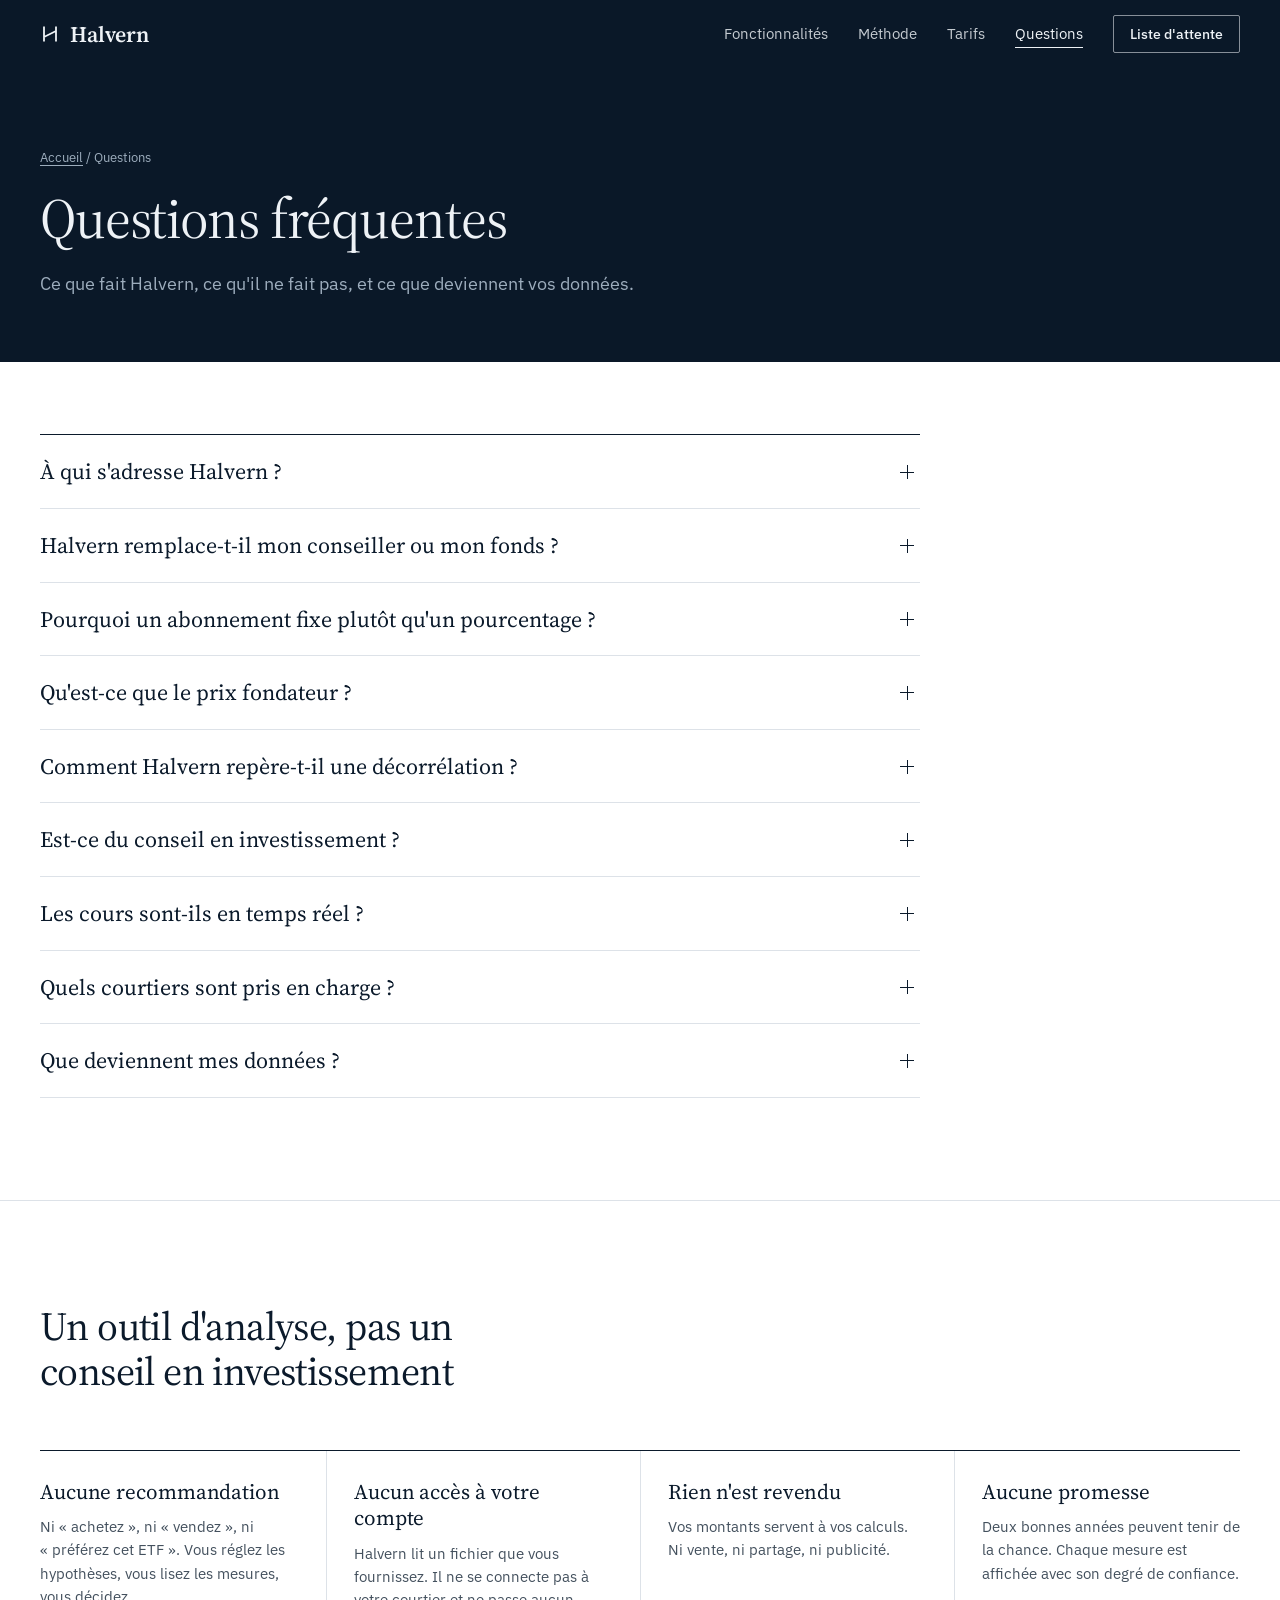
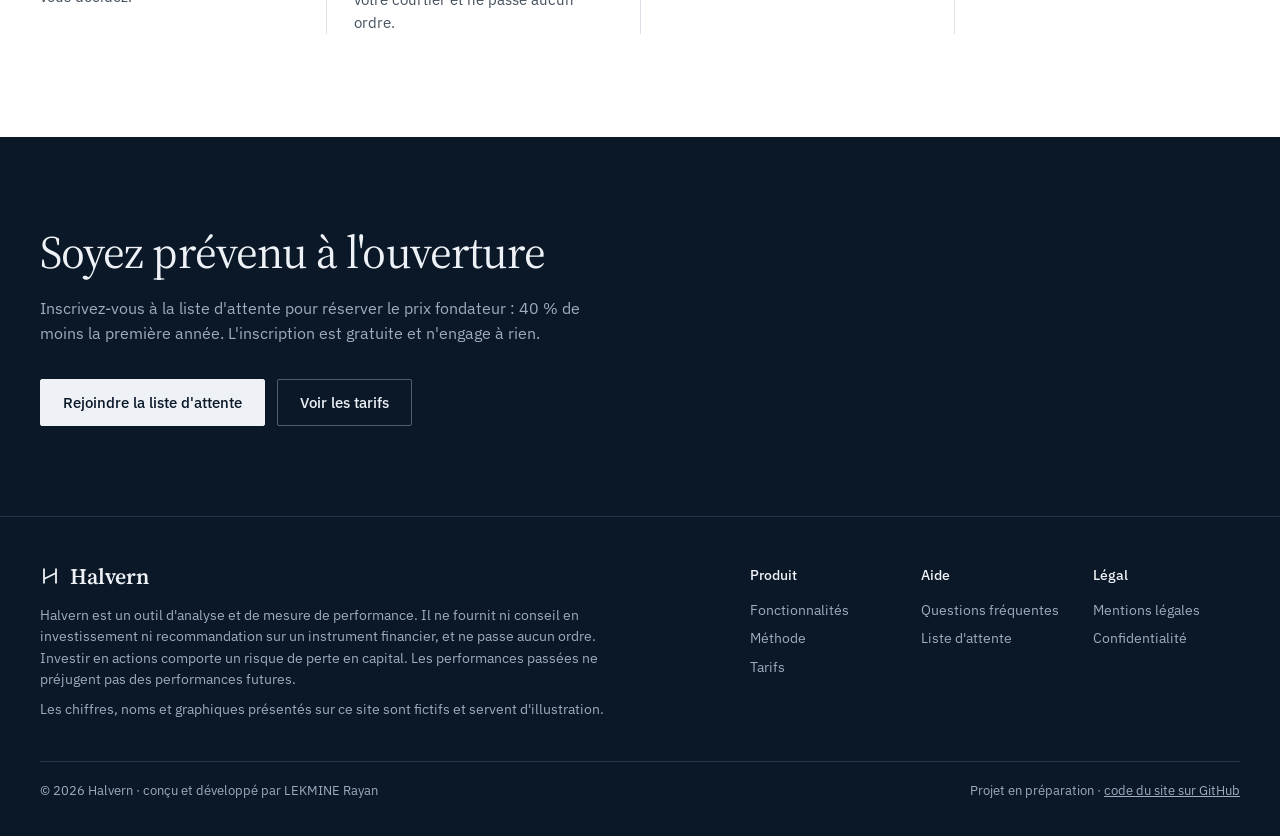
<file: questions.html>
<!doctype html>
<html lang="fr">
<head>
<meta charset="utf-8">
<meta name="viewport" content="width=device-width, initial-scale=1, viewport-fit=cover">
<title>Questions · Halvern</title>
<meta name="description" content="Questions fréquentes sur Halvern : public, méthode, conseil en investissement, données, courtiers et cours.">
<link rel="canonical" href="https://rlekmine-oa.github.io/halvern/questions.html">
<link rel="icon" href="favicon.svg" type="image/svg+xml">
<meta name="theme-color" content="#0a1828">
<meta name="author" content="LEKMINE Rayan">
<meta property="og:type" content="website">
<meta property="og:locale" content="fr_FR">
<meta property="og:site_name" content="Halvern">
<meta property="og:title" content="Questions · Halvern">
<meta property="og:description" content="Questions fréquentes sur Halvern : public, méthode, conseil en investissement, données, courtiers et cours.">
<meta property="og:url" content="https://rlekmine-oa.github.io/halvern/questions.html">
<meta property="og:image" content="https://rlekmine-oa.github.io/halvern/og.png">
<meta property="og:image:width" content="1200">
<meta property="og:image:height" content="630">
<meta name="twitter:card" content="summary_large_image">
<meta name="twitter:image" content="https://rlekmine-oa.github.io/halvern/og.png">
<link rel="stylesheet" href="fonts/fonts.css">
<link rel="stylesheet" href="styles.css">
</head>
<body>
<header class="entete bande" id="entete">
  <div class="cadre">
    <a class="marque" href="index.html" aria-label="Halvern, accueil"><svg viewBox="0 0 20 20" aria-hidden="true"><path d="M4 2.5v15M16 2.5v15M4 13 16 7" fill="none" stroke="currentColor" stroke-width="1.8"/></svg>Halvern</a>
    <nav class="nav" aria-label="Navigation principale">
      <a href="fonctionnalites.html">Fonctionnalités</a>
      <a href="methode.html">Méthode</a>
      <a href="tarifs.html">Tarifs</a>
      <a href="questions.html" class="actif" aria-current="page">Questions</a>
      <a class="cta" href="index.html#rejoindre">Liste d'attente</a>
      <button class="bouton-menu" id="bouton-menu" type="button" aria-expanded="false" aria-controls="menu-mobile">Menu</button>
    </nav>
  </div>
  <nav class="menu-mobile cadre" id="menu-mobile" aria-label="Navigation sur téléphone" hidden>
    <a href="index.html">Accueil</a>
    <a href="fonctionnalites.html">Fonctionnalités</a>
    <a href="methode.html">Méthode</a>
    <a href="tarifs.html">Tarifs</a>
    <a href="questions.html" aria-current="page">Questions</a>
    <a href="index.html#rejoindre">Liste d'attente</a>
  </nav>
</header>

<main id="haut">
<section class="page-tete bande" aria-labelledby="pt-titre">
  <div class="cadre">
    <p class="fil"><a href="index.html">Accueil</a> / Questions</p>
    <h1 id="pt-titre">Questions fréquentes</h1>
    <p class="chapo">Ce que fait Halvern, ce qu'il ne fait pas, et ce que deviennent vos données.</p>
  </div>
</section>

<section class="faq bande" aria-labelledby="t-faq">
  <div class="cadre">
    <div class="faq-liste">
      <details><summary>À qui s'adresse Halvern ?</summary><p>Aux particuliers qui choisissent eux-mêmes leurs titres, sur PEA ou compte-titres, et veulent les outils d'analyse d'un gérant : corrélations, risque, exposition, valorisation, et la mesure honnête de leurs résultats face à un placement passif.</p></details>
      <details><summary>Halvern remplace-t-il mon conseiller ou mon fonds ?</summary><p>Halvern remplace les outils, pas la décision. Il vous donne ce qu'un gérant utilise pour suivre un portefeuille : corrélations, risque, exposition, valorisation, mesure face au marché. Vous restez seul à choisir vos lignes. Pour la fiscalité, la succession ou l'assurance-vie, un conseiller patrimonial reste l'interlocuteur adapté.</p></details>
      <details><summary>Pourquoi un abonnement fixe plutôt qu'un pourcentage ?</summary><p>Parce que le travail d'analyse est le même pour 20 000 € ou pour 2 millions. Avec un abonnement fixe, plus votre patrimoine est important, plus l'écart avec une gestion facturée en pourcentage grandit.</p></details>
      <details><summary>Qu'est-ce que le prix fondateur ?</summary><p>Les inscrits à la liste d'attente paient 40 % de moins la première année, quelle que soit la formule payante choisie à l'ouverture. L'inscription est gratuite et n'engage à rien : aucun moyen de paiement n'est demandé aujourd'hui.</p></details>
      <details><summary>Comment Halvern repère-t-il une décorrélation ?</summary><p>Il calcule la corrélation des rendements quotidiens entre vos lignes, et entre deux actifs de votre choix, sur des fenêtres glissantes. Une chute durable de la corrélation est signalée. L'écart normalisé et le test de cointégration indiquent ensuite si la relation entre deux actifs est stable ou en train de changer.</p></details>
      <details><summary>Est-ce du conseil en investissement ?</summary><p>Non. Halvern calcule des mesures sur vos données et sur des cours publics. Il ne formule aucune recommandation sur un titre, ne qualifie aucune action de chère ou de bon marché à votre place, et ne tient pas compte de votre situation pour vous orienter.</p></details>
      <details><summary>Les cours sont-ils en temps réel ?</summary><p>Les cours sont mis à jour en continu pendant la séance, avec le délai propre à chaque place et à chaque source de données. Le délai est indiqué à côté de chaque cours.</p></details>
      <details><summary>Quels courtiers sont pris en charge ?</summary><p>Halvern lit un journal d'ordres : date, titre, sens, quantité et montant. Les imports directs des courtiers les plus utilisés en France sont en préparation ; indiquez le vôtre à l'inscription pour qu'il passe en priorité.</p></details>
      <details><summary>Que deviennent mes données ?</summary><p>Elles servent uniquement à vos calculs et restent hébergées en Europe. Vous pouvez les exporter ou les supprimer à tout moment. Votre adresse email ne sert qu'à vous prévenir de l'ouverture.</p></details>
    </div>
  </div>
</section>

<section class="perimetre bande" aria-labelledby="t-perimetre">
  <div class="cadre">
    <h2 class="titre-section" id="t-perimetre">Un outil d'analyse, pas un conseil en investissement</h2>
    <div class="non">
      <div><b>Aucune recommandation</b><p>Ni « achetez », ni « vendez », ni « préférez cet ETF ». Vous réglez les hypothèses, vous lisez les mesures, vous décidez.</p></div>
      <div><b>Aucun accès à votre compte</b><p>Halvern lit un fichier que vous fournissez. Il ne se connecte pas à votre courtier et ne passe aucun ordre.</p></div>
      <div><b>Rien n'est revendu</b><p>Vos montants servent à vos calculs. Ni vente, ni partage, ni publicité.</p></div>
      <div><b>Aucune promesse</b><p>Deux bonnes années peuvent tenir de la chance. Chaque mesure est affichée avec son degré de confiance.</p></div>
    </div>
  </div>
</section>

<section class="appel bande" aria-labelledby="t-appel">
  <div class="cadre">
    <h2 id="t-appel">Soyez prévenu à l'ouverture</h2>
    <p>Inscrivez-vous à la liste d'attente pour réserver le prix fondateur : 40 % de moins la première année. L'inscription est gratuite et n'engage à rien.</p>
    <div class="actions"><a class="bouton-plein" href="index.html#rejoindre">Rejoindre la liste d'attente</a><a class="bouton-vide" href="tarifs.html">Voir les tarifs</a></div>
  </div>
</section>
</main>

<footer class="pied bande">
  <div class="cadre">
    <div class="pied-marque">
      <a class="marque" href="index.html"><svg viewBox="0 0 20 20" aria-hidden="true"><path d="M4 2.5v15M16 2.5v15M4 13 16 7" fill="none" stroke="currentColor" stroke-width="1.8"/></svg>Halvern</a>
      <p>Halvern est un outil d'analyse et de mesure de performance. Il ne fournit ni conseil en investissement ni recommandation sur un instrument financier, et ne passe aucun ordre. Investir en actions comporte un risque de perte en capital. Les performances passées ne préjugent pas des performances futures.</p>
      <p>Les chiffres, noms et graphiques présentés sur ce site sont fictifs et servent d'illustration.</p>
    </div>
    <nav class="pied-liens" aria-label="Pied de page">
      <div><b>Produit</b><a href="fonctionnalites.html">Fonctionnalités</a><a href="methode.html">Méthode</a><a href="tarifs.html">Tarifs</a></div>
      <div><b>Aide</b><a href="questions.html">Questions fréquentes</a><a href="index.html#rejoindre">Liste d'attente</a></div>
      <div><b>Légal</b><a href="mentions.html">Mentions légales</a><a href="mentions.html#confidentialite">Confidentialité</a></div>
    </nav>
  </div>
  <div class="cadre pied-bas"><span>© 2026 Halvern · conçu et développé par LEKMINE Rayan</span><span>Projet en préparation · <a href="https://github.com/rlekmine-oa/halvern">code du site sur GitHub</a></span></div>
</footer>

<script src="site.js"></script>
</body>
</html>
</file>
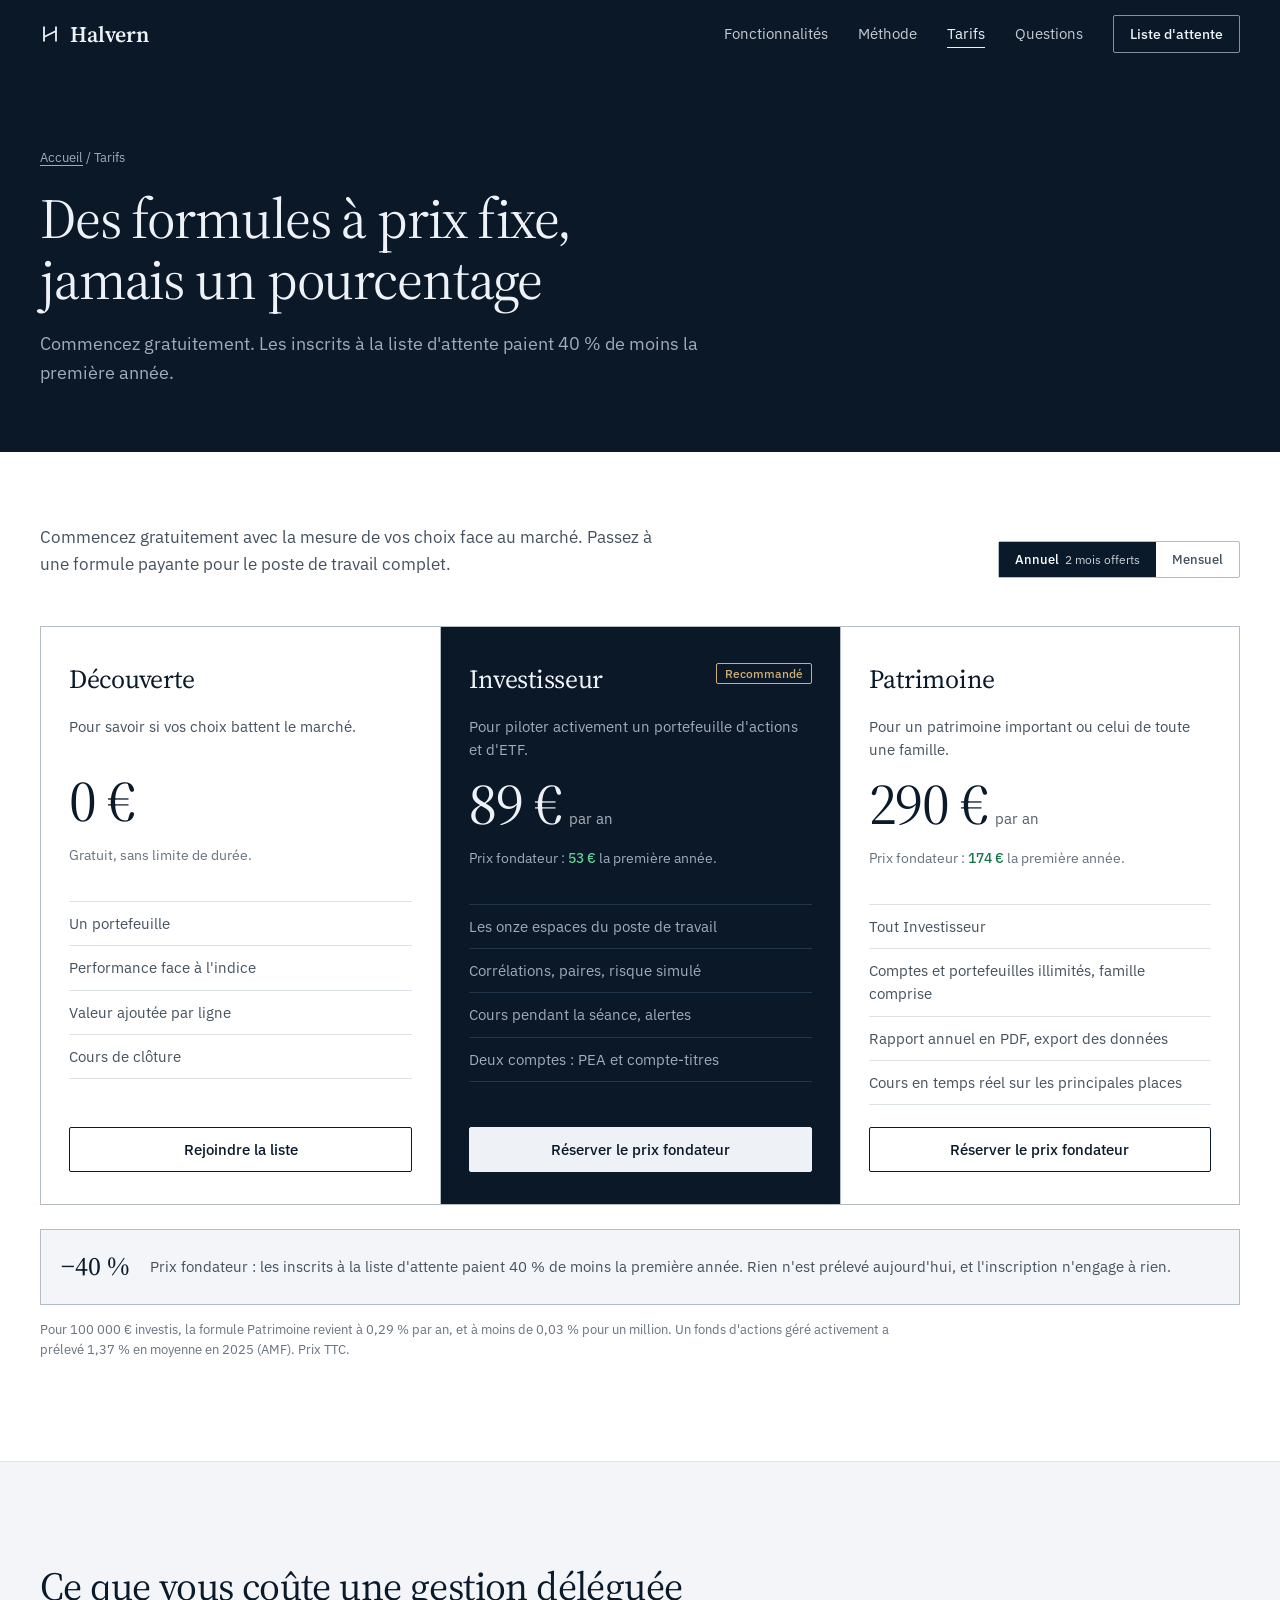
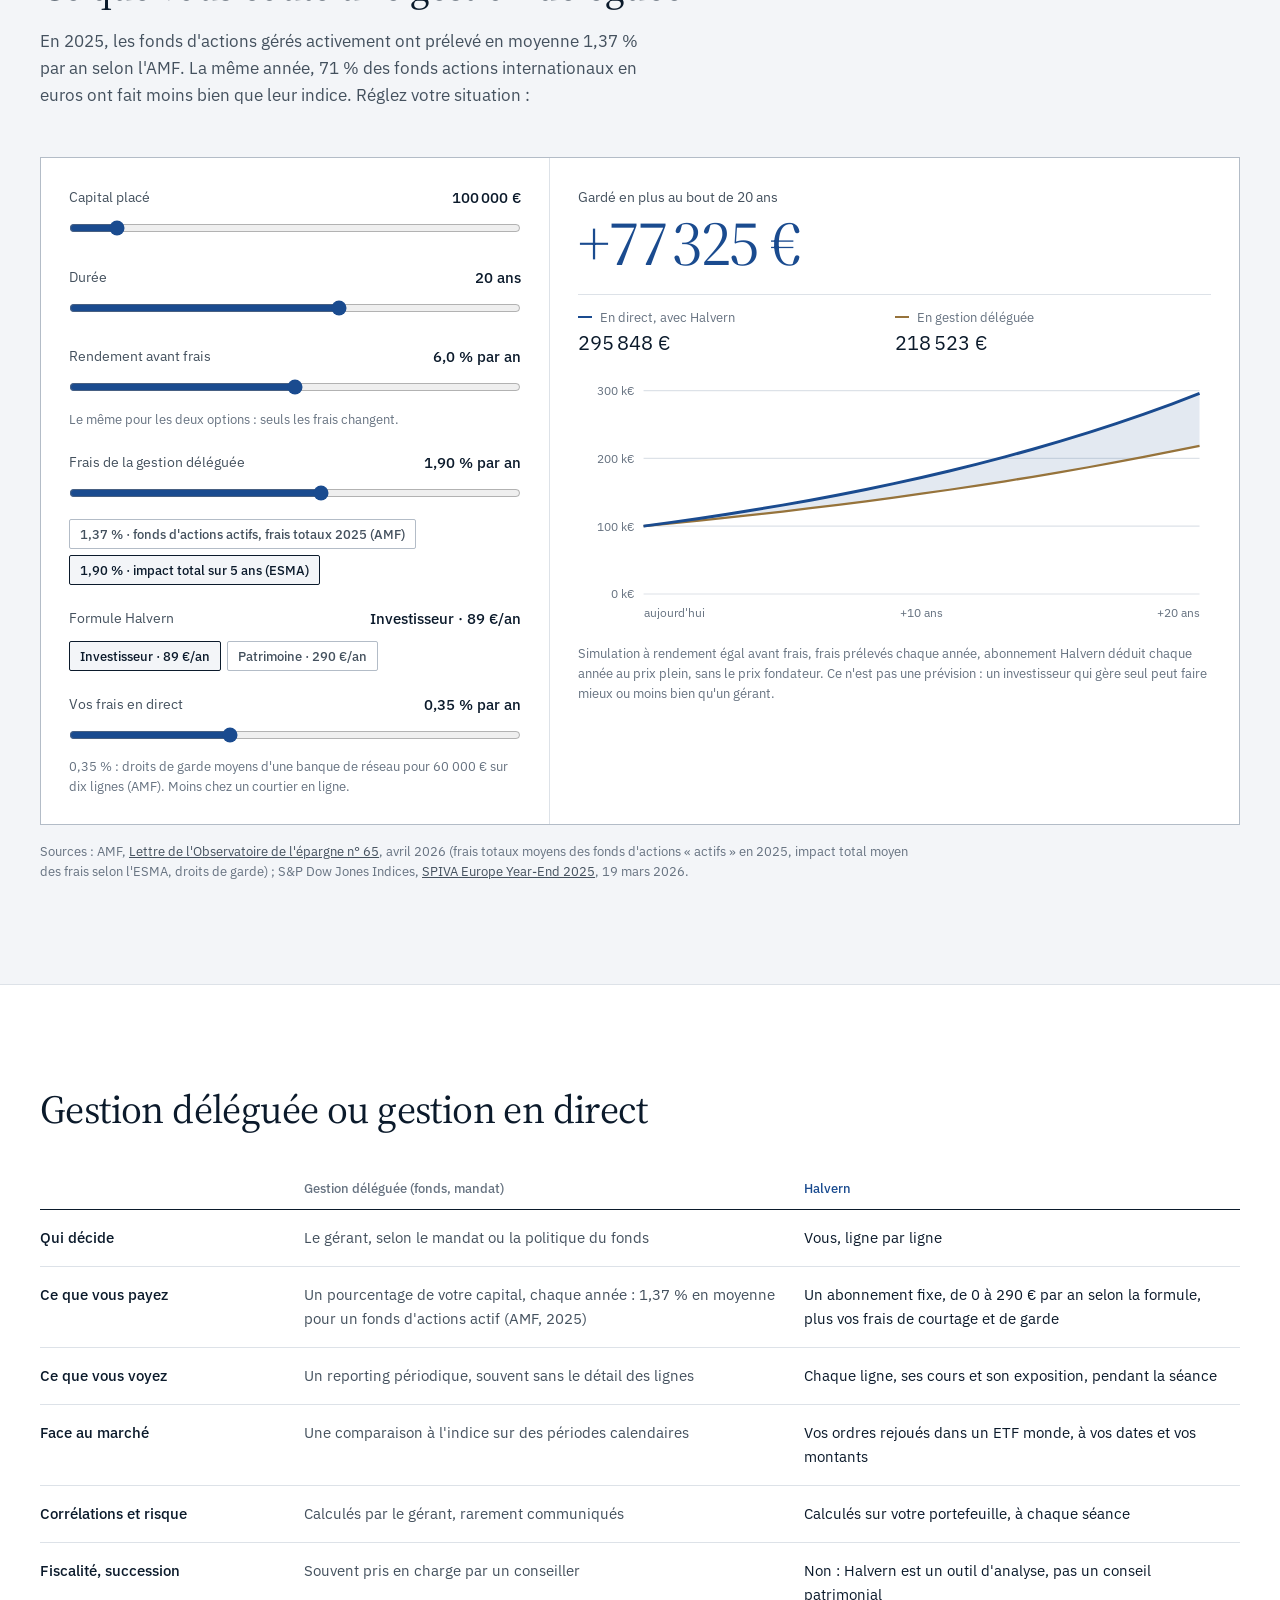
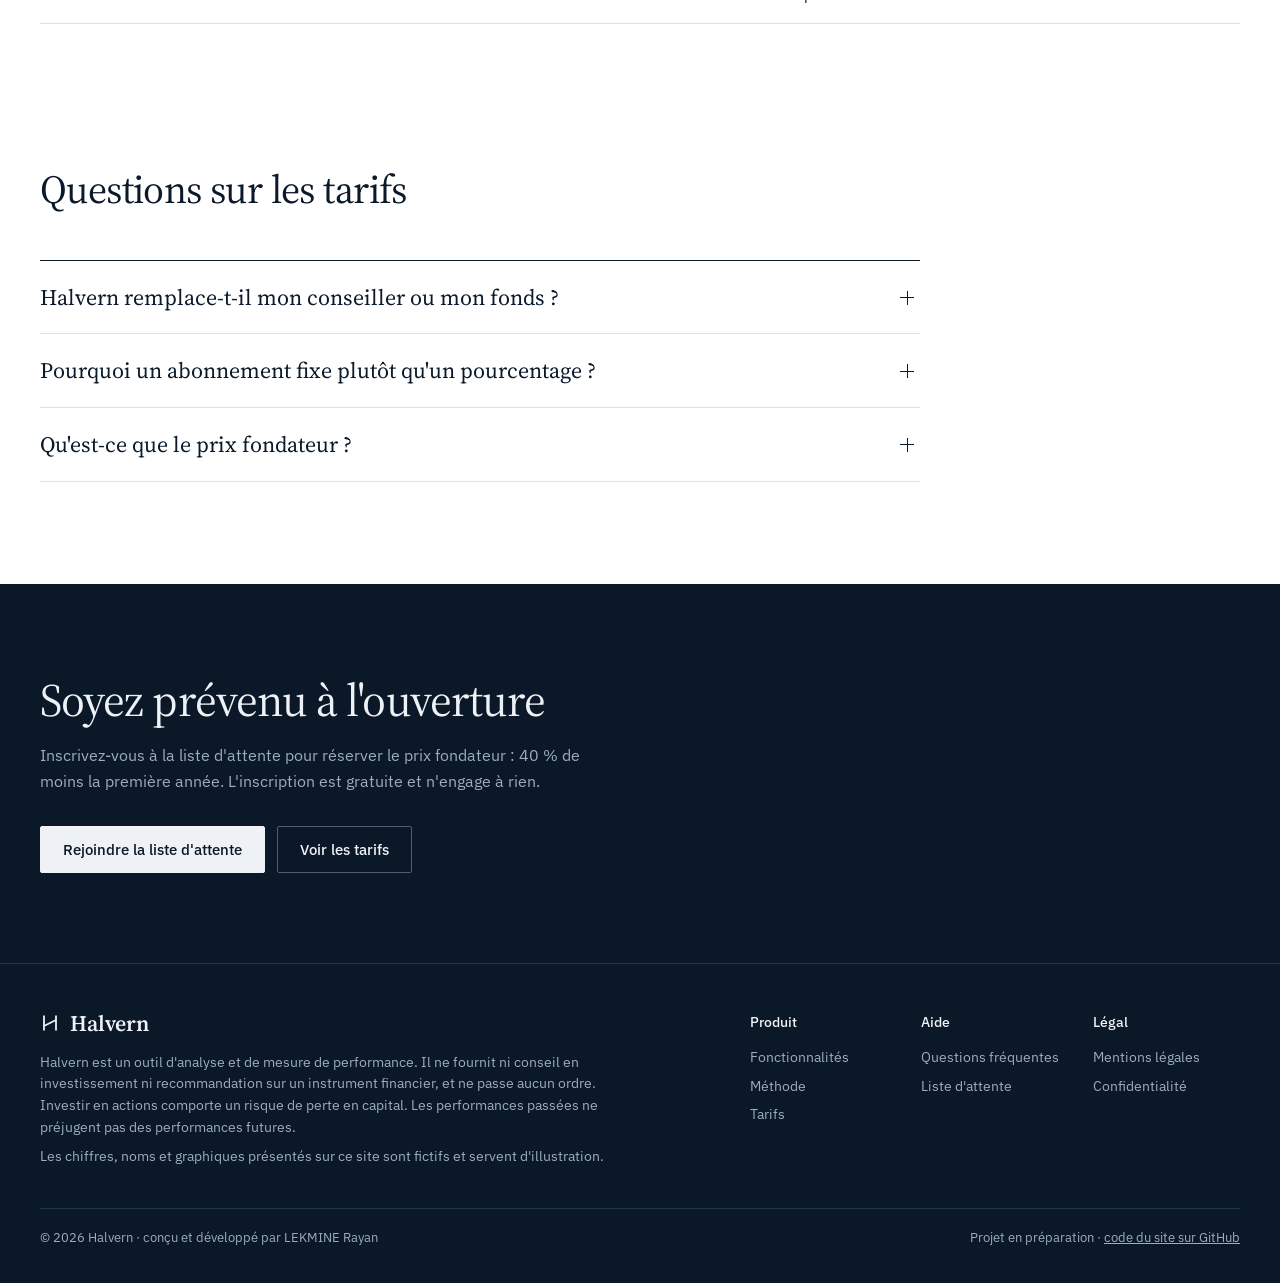
<file: tarifs.html>
<!doctype html>
<html lang="fr">
<head>
<meta charset="utf-8">
<meta name="viewport" content="width=device-width, initial-scale=1, viewport-fit=cover">
<title>Tarifs · Halvern</title>
<meta name="description" content="Les formules Halvern à prix fixe : Découverte gratuite, Investisseur et Patrimoine, simulateur de frais face à une gestion déléguée.">
<link rel="canonical" href="https://rlekmine-oa.github.io/halvern/tarifs.html">
<link rel="icon" href="favicon.svg" type="image/svg+xml">
<meta name="theme-color" content="#0a1828">
<meta name="author" content="LEKMINE Rayan">
<meta property="og:type" content="website">
<meta property="og:locale" content="fr_FR">
<meta property="og:site_name" content="Halvern">
<meta property="og:title" content="Tarifs · Halvern">
<meta property="og:description" content="Les formules Halvern à prix fixe : Découverte gratuite, Investisseur et Patrimoine, simulateur de frais face à une gestion déléguée.">
<meta property="og:url" content="https://rlekmine-oa.github.io/halvern/tarifs.html">
<meta property="og:image" content="https://rlekmine-oa.github.io/halvern/og.png">
<meta property="og:image:width" content="1200">
<meta property="og:image:height" content="630">
<meta name="twitter:card" content="summary_large_image">
<meta name="twitter:image" content="https://rlekmine-oa.github.io/halvern/og.png">
<link rel="stylesheet" href="fonts/fonts.css">
<link rel="stylesheet" href="styles.css">
</head>
<body>
<header class="entete bande" id="entete">
  <div class="cadre">
    <a class="marque" href="index.html" aria-label="Halvern, accueil"><svg viewBox="0 0 20 20" aria-hidden="true"><path d="M4 2.5v15M16 2.5v15M4 13 16 7" fill="none" stroke="currentColor" stroke-width="1.8"/></svg>Halvern</a>
    <nav class="nav" aria-label="Navigation principale">
      <a href="fonctionnalites.html">Fonctionnalités</a>
      <a href="methode.html">Méthode</a>
      <a href="tarifs.html" class="actif" aria-current="page">Tarifs</a>
      <a href="questions.html">Questions</a>
      <a class="cta" href="index.html#rejoindre">Liste d'attente</a>
      <button class="bouton-menu" id="bouton-menu" type="button" aria-expanded="false" aria-controls="menu-mobile">Menu</button>
    </nav>
  </div>
  <nav class="menu-mobile cadre" id="menu-mobile" aria-label="Navigation sur téléphone" hidden>
    <a href="index.html">Accueil</a>
    <a href="fonctionnalites.html">Fonctionnalités</a>
    <a href="methode.html">Méthode</a>
    <a href="tarifs.html" aria-current="page">Tarifs</a>
    <a href="questions.html">Questions</a>
    <a href="index.html#rejoindre">Liste d'attente</a>
  </nav>
</header>

<main id="haut">
<section class="page-tete bande" aria-labelledby="pt-titre">
  <div class="cadre">
    <p class="fil"><a href="index.html">Accueil</a> / Tarifs</p>
    <h1 id="pt-titre">Des formules à prix fixe, jamais un pourcentage</h1>
    <p class="chapo">Commencez gratuitement. Les inscrits à la liste d'attente paient 40 % de moins la première année.</p>
  </div>
</section>

<section class="tarif bande" id="tarif" aria-labelledby="t-tarif">
  <div class="cadre">
    <div class="tarif-tete">
      <div>
        <p class="chapeau" style="margin-top:0">Commencez gratuitement avec la mesure de vos choix face au marché. Passez à une formule payante pour le poste de travail complet.</p>
      </div>
      <div class="periode" role="group" aria-label="Période de facturation">
        <button type="button" id="p-annuel" class="choisi" aria-pressed="true">Annuel<small>2 mois offerts</small></button>
        <button type="button" id="p-mensuel" aria-pressed="false">Mensuel</button>
      </div>
    </div>
    <div class="formules">
      <div class="formule-carte">
        <h3>Découverte</h3>
        <p class="pour">Pour savoir si vos choix battent le marché.</p>
        <div class="montant">0 €</div>
        <p class="detail-prix">Gratuit, sans limite de durée.</p>
        <ul><li>Un portefeuille</li><li>Performance face à l'indice</li><li>Valeur ajoutée par ligne</li><li>Cours de clôture</li></ul>
        <a class="choisir" href="index.html#rejoindre" data-formule="decouverte">Rejoindre la liste</a>
      </div>
      <div class="formule-carte phare">
        <span class="badge">Recommandé</span>
        <h3>Investisseur</h3>
        <p class="pour">Pour piloter activement un portefeuille d'actions et d'ETF.</p>
        <div class="montant" data-annuel="89 €" data-mensuel="9 €"><span class="m">89 €</span><small class="u">par an</small></div>
        <p class="detail-prix" data-annuel="Prix fondateur : &lt;b&gt;53 €&lt;/b&gt; la première année." data-mensuel="Soit 108 € par an. Prix fondateur : &lt;b&gt;5,40 €&lt;/b&gt; par mois la première année.">Prix fondateur : <b>53 €</b> la première année.</p>
        <ul><li>Les onze espaces du poste de travail</li><li>Corrélations, paires, risque simulé</li><li>Cours pendant la séance, alertes</li><li>Deux comptes : PEA et compte-titres</li></ul>
        <a class="choisir" href="index.html#rejoindre" data-formule="investisseur">Réserver le prix fondateur</a>
      </div>
      <div class="formule-carte">
        <h3>Patrimoine</h3>
        <p class="pour">Pour un patrimoine important ou celui de toute une famille.</p>
        <div class="montant" data-annuel="290 €" data-mensuel="29 €"><span class="m">290 €</span><small class="u">par an</small></div>
        <p class="detail-prix" data-annuel="Prix fondateur : &lt;b&gt;174 €&lt;/b&gt; la première année." data-mensuel="Soit 348 € par an. Prix fondateur : &lt;b&gt;17,40 €&lt;/b&gt; par mois la première année.">Prix fondateur : <b>174 €</b> la première année.</p>
        <ul><li>Tout Investisseur</li><li>Comptes et portefeuilles illimités, famille comprise</li><li>Rapport annuel en PDF, export des données</li><li>Cours en temps réel sur les principales places</li></ul>
        <a class="choisir" href="index.html#rejoindre" data-formule="patrimoine">Réserver le prix fondateur</a>
      </div>
    </div>
    <div class="fondateur"><b>−40 %</b><span>Prix fondateur : les inscrits à la liste d'attente paient 40 % de moins la première année. Rien n'est prélevé aujourd'hui, et l'inscription n'engage à rien.</span></div>
    <p class="cout-note">Pour 100 000 € investis, la formule Patrimoine revient à 0,29 % par an, et à moins de 0,03 % pour un million. Un fonds d'actions géré activement a prélevé 1,37 % en moyenne en 2025 (AMF). Prix TTC.</p>
  </div>
</section>

<section class="frais bande gris" id="frais" aria-labelledby="t-frais">
  <div class="cadre">
    <h2 class="titre-section" id="t-frais">Ce que vous coûte une gestion déléguée</h2>
    <p class="chapeau">En 2025, les fonds d'actions gérés activement ont prélevé en moyenne 1,37 % par an selon l'AMF. La même année, 71 % des fonds actions internationaux en euros ont fait moins bien que leur indice. Réglez votre situation :</p>
    <div class="calcul">
      <div class="reglages">
        <div class="reglage"><label for="k-capital">Capital placé <output id="o-capital">100 000 €</output></label><input id="k-capital" type="range" min="10000" max="1000000" step="5000" value="100000"></div>
        <div class="reglage"><label for="k-duree">Durée <output id="o-duree">20 ans</output></label><input id="k-duree" type="range" min="5" max="30" step="1" value="20"></div>
        <div class="reglage"><label for="k-rend">Rendement avant frais <output id="o-rend">6,0 % par an</output></label><input id="k-rend" type="range" min="2" max="10" step="0.5" value="6"><div class="aide">Le même pour les deux options : seuls les frais changent.</div></div>
        <div class="reglage"><label for="k-frais">Frais de la gestion déléguée <output id="o-frais">1,90 % par an</output></label><input id="k-frais" type="range" min="0.5" max="3" step="0.01" value="1.9">
          <div class="prereglages"><button type="button" data-f="1.37">1,37 % · fonds d'actions actifs, frais totaux 2025 (AMF)</button><button type="button" data-f="1.9" class="choisi">1,90 % · impact total sur 5 ans (ESMA)</button></div></div>
        <div class="reglage"><label>Formule Halvern <output id="o-formule">Investisseur · 89 €/an</output></label>
          <div class="prereglages" id="formules-sim"><button type="button" data-p="89" data-n="Investisseur" class="choisi">Investisseur · 89 €/an</button><button type="button" data-p="290" data-n="Patrimoine">Patrimoine · 290 €/an</button></div></div>
        <div class="reglage"><label for="k-direct">Vos frais en direct <output id="o-direct">0,35 % par an</output></label><input id="k-direct" type="range" min="0" max="1" step="0.05" value="0.35"><div class="aide">0,35 % : droits de garde moyens d'une banque de réseau pour 60 000 € sur dix lignes (AMF). Moins chez un courtier en ligne.</div></div>
      </div>
      <div class="resultat">
        <div class="ecart-final"><div class="l" id="o-titre-ecart">Gardé en plus au bout de 20 ans</div><div class="v" id="o-ecart">0 €</div></div>
        <div class="deux">
          <div><div class="l"><i style="background:var(--accent)"></i>En direct, avec Halvern</div><div class="v" id="o-direct-v">0 €</div></div>
          <div><div class="l"><i style="background:var(--temoin)"></i>En gestion déléguée</div><div class="v" id="o-delegue-v">0 €</div></div>
        </div>
        <svg id="courbe-frais" viewBox="0 0 560 220" role="img" aria-label="Évolution du capital dans les deux options"></svg>
        <p class="hypothese">Simulation à rendement égal avant frais, frais prélevés chaque année, abonnement Halvern déduit chaque année au prix plein, sans le prix fondateur. Ce n'est pas une prévision : un investisseur qui gère seul peut faire mieux ou moins bien qu'un gérant.</p>
      </div>
    </div>
    <p class="sources">Sources : AMF, <a href="https://www.amf-france.org/fr/actualites-publications/actualites/les-frais-des-placements-financiers-continuent-de-baisser-en-particulier-ceux-des-fonds">Lettre de l'Observatoire de l'épargne n° 65</a>, avril 2026 (frais totaux moyens des fonds d'actions « actifs » en 2025, impact total moyen des frais selon l'ESMA, droits de garde) ; S&amp;P Dow Jones Indices, <a href="https://www.spglobal.com/spdji/en/spiva/article/spiva-europe-year-end-2025/">SPIVA Europe Year-End 2025</a>, 19 mars 2026.</p>
  </div>
</section>

<section class="comparatif bande" aria-labelledby="t-comparatif">
  <div class="cadre">
    <h2 class="titre-section" id="t-comparatif">Gestion déléguée ou gestion en direct</h2>
    <div class="table-defile" role="region" aria-label="Comparaison entre gestion déléguée et Halvern" tabindex="0">
      <table>
        <thead><tr><th></th><th>Gestion déléguée (fonds, mandat)</th><th class="halvern">Halvern</th></tr></thead>
        <tbody>
          <tr><td>Qui décide</td><td>Le gérant, selon le mandat ou la politique du fonds</td><td class="halvern">Vous, ligne par ligne</td></tr>
          <tr><td>Ce que vous payez</td><td>Un pourcentage de votre capital, chaque année : 1,37 % en moyenne pour un fonds d'actions actif (AMF, 2025)</td><td class="halvern">Un abonnement fixe, de 0 à 290 € par an selon la formule, plus vos frais de courtage et de garde</td></tr>
          <tr><td>Ce que vous voyez</td><td>Un reporting périodique, souvent sans le détail des lignes</td><td class="halvern">Chaque ligne, ses cours et son exposition, pendant la séance</td></tr>
          <tr><td>Face au marché</td><td>Une comparaison à l'indice sur des périodes calendaires</td><td class="halvern">Vos ordres rejoués dans un ETF monde, à vos dates et vos montants</td></tr>
          <tr><td>Corrélations et risque</td><td>Calculés par le gérant, rarement communiqués</td><td class="halvern">Calculés sur votre portefeuille, à chaque séance</td></tr>
          <tr><td>Fiscalité, succession</td><td>Souvent pris en charge par un conseiller</td><td class="halvern">Non : Halvern est un outil d'analyse, pas un conseil patrimonial</td></tr>
        </tbody>
      </table>
    </div>
  </div>
</section>

<section class="faq bande" aria-labelledby="t-faq-tarif">
  <div class="cadre">
    <h2 class="titre-section" id="t-faq-tarif">Questions sur les tarifs</h2>
    <div class="faq-liste">
      <details><summary>Halvern remplace-t-il mon conseiller ou mon fonds ?</summary><p>Halvern remplace les outils, pas la décision. Il vous donne ce qu'un gérant utilise pour suivre un portefeuille : corrélations, risque, exposition, valorisation, mesure face au marché. Vous restez seul à choisir vos lignes. Pour la fiscalité, la succession ou l'assurance-vie, un conseiller patrimonial reste l'interlocuteur adapté.</p></details>
      <details><summary>Pourquoi un abonnement fixe plutôt qu'un pourcentage ?</summary><p>Parce que le travail d'analyse est le même pour 20 000 € ou pour 2 millions. Avec un abonnement fixe, plus votre patrimoine est important, plus l'écart avec une gestion facturée en pourcentage grandit.</p></details>
      <details><summary>Qu'est-ce que le prix fondateur ?</summary><p>Les inscrits à la liste d'attente paient 40 % de moins la première année, quelle que soit la formule payante choisie à l'ouverture. L'inscription est gratuite et n'engage à rien : aucun moyen de paiement n'est demandé aujourd'hui.</p></details>
    </div>
  </div>
</section>

<section class="appel bande" aria-labelledby="t-appel">
  <div class="cadre">
    <h2 id="t-appel">Soyez prévenu à l'ouverture</h2>
    <p>Inscrivez-vous à la liste d'attente pour réserver le prix fondateur : 40 % de moins la première année. L'inscription est gratuite et n'engage à rien.</p>
    <div class="actions"><a class="bouton-plein" href="index.html#rejoindre">Rejoindre la liste d'attente</a><a class="bouton-vide" href="tarifs.html">Voir les tarifs</a></div>
  </div>
</section>
</main>

<footer class="pied bande">
  <div class="cadre">
    <div class="pied-marque">
      <a class="marque" href="index.html"><svg viewBox="0 0 20 20" aria-hidden="true"><path d="M4 2.5v15M16 2.5v15M4 13 16 7" fill="none" stroke="currentColor" stroke-width="1.8"/></svg>Halvern</a>
      <p>Halvern est un outil d'analyse et de mesure de performance. Il ne fournit ni conseil en investissement ni recommandation sur un instrument financier, et ne passe aucun ordre. Investir en actions comporte un risque de perte en capital. Les performances passées ne préjugent pas des performances futures.</p>
      <p>Les chiffres, noms et graphiques présentés sur ce site sont fictifs et servent d'illustration.</p>
    </div>
    <nav class="pied-liens" aria-label="Pied de page">
      <div><b>Produit</b><a href="fonctionnalites.html">Fonctionnalités</a><a href="methode.html">Méthode</a><a href="tarifs.html">Tarifs</a></div>
      <div><b>Aide</b><a href="questions.html">Questions fréquentes</a><a href="index.html#rejoindre">Liste d'attente</a></div>
      <div><b>Légal</b><a href="mentions.html">Mentions légales</a><a href="mentions.html#confidentialite">Confidentialité</a></div>
    </nav>
  </div>
  <div class="cadre pied-bas"><span>© 2026 Halvern · conçu et développé par LEKMINE Rayan</span><span>Projet en préparation · <a href="https://github.com/rlekmine-oa/halvern">code du site sur GitHub</a></span></div>
</footer>

<script src="site.js"></script>
</body>
</html>
</file>
<file: fonts/fonts.css>
/* Polices hébergées sur le site (SIL Open Font License, voir OFL-*.txt) : aucune requête vers Google Fonts. */
@font-face { font-family: 'Source Serif 4'; font-style: normal; font-display: swap; font-weight: 200 900; src: url(source-serif-4-latin-opsz-normal.woff2) format('woff2'); unicode-range: U+0000-00FF,U+0131,U+0152-0153,U+02BB-02BC,U+02C6,U+02DA,U+02DC,U+0304,U+0308,U+0329,U+2000-206F,U+20AC,U+2122,U+2191,U+2193,U+2212,U+2215,U+FEFF,U+FFFD; }
@font-face { font-family: 'Source Serif 4'; font-style: normal; font-display: swap; font-weight: 200 900; src: url(source-serif-4-latin-ext-opsz-normal.woff2) format('woff2'); unicode-range: U+0100-02BA,U+02BD-02C5,U+02C7-02CC,U+02CE-02D7,U+02DD-02FF,U+0304,U+0308,U+0329,U+1D00-1DBF,U+1E00-1E9F,U+1EF2-1EFF,U+2020,U+20A0-20AB,U+20AD-20C4,U+2113,U+2C60-2C7F,U+A720-A7FF; }
@font-face { font-family: 'IBM Plex Sans'; font-style: normal; font-display: swap; font-weight: 400; src: url(ibm-plex-sans-latin-400-normal.woff2) format('woff2'); unicode-range: U+0000-00FF,U+0131,U+0152-0153,U+02BB-02BC,U+02C6,U+02DA,U+02DC,U+0304,U+0308,U+0329,U+2000-206F,U+20AC,U+2122,U+2191,U+2193,U+2212,U+2215,U+FEFF,U+FFFD; }
@font-face { font-family: 'IBM Plex Sans'; font-style: normal; font-display: swap; font-weight: 400; src: url(ibm-plex-sans-latin-ext-400-normal.woff2) format('woff2'); unicode-range: U+0100-02BA,U+02BD-02C5,U+02C7-02CC,U+02CE-02D7,U+02DD-02FF,U+0304,U+0308,U+0329,U+1D00-1DBF,U+1E00-1E9F,U+1EF2-1EFF,U+2020,U+20A0-20AB,U+20AD-20C4,U+2113,U+2C60-2C7F,U+A720-A7FF; }
@font-face { font-family: 'IBM Plex Sans'; font-style: normal; font-display: swap; font-weight: 400; src: url(ibm-plex-sans-greek-400-normal.woff2) format('woff2'); unicode-range: U+0370-0377,U+037A-037F,U+0384-038A,U+038C,U+038E-03A1,U+03A3-03FF; }
@font-face { font-family: 'IBM Plex Sans'; font-style: normal; font-display: swap; font-weight: 500; src: url(ibm-plex-sans-latin-500-normal.woff2) format('woff2'); unicode-range: U+0000-00FF,U+0131,U+0152-0153,U+02BB-02BC,U+02C6,U+02DA,U+02DC,U+0304,U+0308,U+0329,U+2000-206F,U+20AC,U+2122,U+2191,U+2193,U+2212,U+2215,U+FEFF,U+FFFD; }
@font-face { font-family: 'IBM Plex Sans'; font-style: normal; font-display: swap; font-weight: 500; src: url(ibm-plex-sans-latin-ext-500-normal.woff2) format('woff2'); unicode-range: U+0100-02BA,U+02BD-02C5,U+02C7-02CC,U+02CE-02D7,U+02DD-02FF,U+0304,U+0308,U+0329,U+1D00-1DBF,U+1E00-1E9F,U+1EF2-1EFF,U+2020,U+20A0-20AB,U+20AD-20C4,U+2113,U+2C60-2C7F,U+A720-A7FF; }
@font-face { font-family: 'IBM Plex Sans'; font-style: normal; font-display: swap; font-weight: 500; src: url(ibm-plex-sans-greek-500-normal.woff2) format('woff2'); unicode-range: U+0370-0377,U+037A-037F,U+0384-038A,U+038C,U+038E-03A1,U+03A3-03FF; }
@font-face { font-family: 'IBM Plex Sans'; font-style: normal; font-display: swap; font-weight: 600; src: url(ibm-plex-sans-latin-600-normal.woff2) format('woff2'); unicode-range: U+0000-00FF,U+0131,U+0152-0153,U+02BB-02BC,U+02C6,U+02DA,U+02DC,U+0304,U+0308,U+0329,U+2000-206F,U+20AC,U+2122,U+2191,U+2193,U+2212,U+2215,U+FEFF,U+FFFD; }
@font-face { font-family: 'IBM Plex Sans'; font-style: normal; font-display: swap; font-weight: 600; src: url(ibm-plex-sans-latin-ext-600-normal.woff2) format('woff2'); unicode-range: U+0100-02BA,U+02BD-02C5,U+02C7-02CC,U+02CE-02D7,U+02DD-02FF,U+0304,U+0308,U+0329,U+1D00-1DBF,U+1E00-1E9F,U+1EF2-1EFF,U+2020,U+20A0-20AB,U+20AD-20C4,U+2113,U+2C60-2C7F,U+A720-A7FF; }
@font-face { font-family: 'IBM Plex Sans'; font-style: normal; font-display: swap; font-weight: 600; src: url(ibm-plex-sans-greek-600-normal.woff2) format('woff2'); unicode-range: U+0370-0377,U+037A-037F,U+0384-038A,U+038C,U+038E-03A1,U+03A3-03FF; }
</file>
<file: styles.css>
/* Mise en page : papier blanc et bandeaux marine. Titres en sérif posés à gauche d'une grille à deux colonnes
   inégales, texte courant et chiffres en IBM Plex Sans, filets fins, chiffres sourcés par des renvois numérotés,
   un seul cadre produit (le poste de travail) par écran. Un seul aspect, voulu : le site garde ses couleurs
   quel que soit le thème du lecteur. */
:root {
  color-scheme: light;
  --fond: #ffffff; --surface: #f3f5f8; --encre: #0b1a2b; --encre-2: #44515e; --discret: #667280;
  --filet: #dde2e8; --filet-fort: #b3bcc7; --eteint: #c3cad2;
  --accent: #1a4b8f; --temoin: #96733b; --hausse: #17774a; --baisse: #b3312b;
  --voile: rgba(26, 75, 143, 0.12); --voile-orange: rgba(150, 115, 59, 0.16);
  --nuit: #0a1828; --nuit-2: #0e2034; --nuit-3: #071220; --nuit-texte: #eef2f6; --nuit-texte-2: #9dadbd; --nuit-filet: #21354b;
  --nuit-accent: #8fb6ec; --nuit-temoin: #d0ad74; --nuit-hausse: #62cf94; --nuit-baisse: #ff8f86;
  --f-titre: "Source Serif 4", "Source Serif Pro", Georgia, "Times New Roman", serif;
  --f-texte: "IBM Plex Sans", "Segoe UI", Arial, sans-serif;
  --f-chiffre: "IBM Plex Sans", "Segoe UI", Arial, sans-serif;
  --ease: cubic-bezier(.2, .7, .1, 1);
  --section: clamp(64px, 8vw, 112px);
}

/* Socle */
* { box-sizing: border-box; }
html { -webkit-text-size-adjust: 100%; }
body { margin: 0; background: var(--fond); color: var(--encre); font-family: var(--f-texte); font-size: 16px; line-height: 1.6; font-variant-numeric: tabular-nums lining-nums; -webkit-font-smoothing: antialiased; }
body::before { content: ""; position: fixed; inset: 0 0 auto; height: env(safe-area-inset-top, 0px); z-index: 30; background: var(--nuit); }
img { max-width: 100%; }
[hidden] { display: none !important; }
::selection { background: var(--accent); color: #fff; }
.bande { padding-left: max(clamp(16px, 4vw, 40px), env(safe-area-inset-left, 0px)); padding-right: max(clamp(16px, 4vw, 40px), env(safe-area-inset-right, 0px)); }
.cadre { max-width: 1200px; margin: 0 auto; }
h1, h2, h3 { font-family: var(--f-titre); font-weight: 400; margin: 0; text-wrap: balance; }
p { margin: 0; }
a { color: inherit; }
svg text { font-variant-numeric: tabular-nums lining-nums; }
.chiffre { font-family: var(--f-chiffre); }
.pos { color: var(--hausse); } .neg { color: var(--baisse); }
.sr { position: absolute; width: 1px; height: 1px; overflow: hidden; clip: rect(0 0 0 0); white-space: nowrap; }
:focus-visible { outline: 2px solid var(--accent); outline-offset: 3px; }
.ouverture :focus-visible, .page-tete :focus-visible, .rejoindre :focus-visible, .appel :focus-visible, .pied :focus-visible, .poste :focus-visible, .entete:not(.solide) :focus-visible { outline-color: var(--nuit-accent); }
.code { font-size: 13px; font-weight: 500; color: var(--discret); }
.fictif { font-size: 12.5px; color: var(--discret); white-space: nowrap; }
.titre-section { font-size: clamp(28px, 3.1vw, 42px); line-height: 1.14; letter-spacing: -0.015em; max-width: 19em; }
.chapeau { color: var(--encre-2); font-size: 17px; line-height: 1.6; max-width: 36em; margin-top: 18px; }
.tete-section { display: grid; grid-template-columns: minmax(0, 7fr) minmax(0, 5fr); gap: 24px 64px; align-items: end; }
.tete-section .chapeau { margin-top: 0; }
@media (max-width: 860px) { .tete-section { grid-template-columns: minmax(0, 1fr); } }
.lien-fort { display: inline-block; margin-top: 32px; font-weight: 500; color: var(--accent); text-decoration: none; border-bottom: 1px solid currentColor; padding-bottom: 2px; }
.lien-fort:hover { color: var(--encre); }
.gris { background: var(--surface); }
sup.renvoi { font-family: var(--f-texte); font-size: 15px; font-weight: 500; letter-spacing: 0; color: var(--accent); margin-left: 4px; line-height: 0; vertical-align: top; position: relative; top: 14px; }
sup.renvoi a { text-decoration: none; }

/* En-tête */
.entete { position: fixed; top: env(safe-area-inset-top, 0px); left: 0; right: 0; z-index: 20; color: var(--nuit-texte); border-bottom: 1px solid transparent; transition: background .3s var(--ease), border-color .3s, color .3s; }
.entete.sur-nuit { background: var(--nuit); border-color: var(--nuit-filet); }
.entete.solide { background: var(--fond); color: var(--encre); border-color: var(--filet); }
.entete > .cadre:not(.menu-mobile) { display: flex; align-items: center; justify-content: space-between; gap: 24px; height: 68px; }
.marque { font-family: var(--f-titre); font-weight: 600; font-size: 22px; letter-spacing: 0; text-decoration: none; display: inline-flex; align-items: center; gap: 10px; line-height: 1; }
.marque svg { width: 20px; height: 20px; flex: none; }
.nav { display: flex; align-items: center; gap: 30px; font-size: 14.5px; }
.nav a { text-decoration: none; opacity: .82; transition: opacity .2s; }
.nav a:hover, .nav a.actif { opacity: 1; }
.nav a.actif { text-decoration: underline; text-underline-offset: 8px; text-decoration-thickness: 1px; }
.cta { font: 500 14px var(--f-texte); padding: 9px 16px; border: 1px solid rgba(238, 242, 246, .55); border-radius: 2px; text-decoration: none; opacity: 1 !important; white-space: nowrap; transition: background .2s, color .2s, border-color .2s; }
.cta:hover { background: var(--nuit-texte); color: var(--nuit); border-color: var(--nuit-texte); }
.entete.solide .cta { background: var(--encre); color: #fff; border-color: var(--encre); }
.entete.solide .cta:hover { background: var(--accent); border-color: var(--accent); }
.bouton-menu { display: none; font: 500 14px var(--f-texte); background: none; color: inherit; border: 1px solid currentColor; border-radius: 2px; padding: 8px 14px; cursor: pointer; }
.entete .menu-mobile { display: block; background: var(--nuit); border-top: 1px solid var(--nuit-filet); padding-block: 8px 16px; }
.menu-mobile a { display: block; color: var(--nuit-texte); text-decoration: none; font-size: 17px; padding: 12px 0; border-bottom: 1px solid var(--nuit-filet); }
.menu-mobile a[aria-current] { color: var(--nuit-accent); }
.entete .menu-mobile a:last-child { border-bottom: none; color: var(--nuit-accent); }
.entete.menu-ouvert { background: var(--nuit); color: var(--nuit-texte); border-color: var(--nuit-filet); }
@media (max-width: 860px) { .nav a:not(.cta) { display: none; } .bouton-menu { display: inline-flex; } .nav { gap: 10px; } }
@media (min-width: 861px) { .menu-mobile { display: none !important; } }

/* Boutons */
.actions { display: flex; gap: 12px; flex-wrap: wrap; }
.bouton-plein, .bouton-vide { font: 500 15px var(--f-texte); padding: 13px 22px; text-decoration: none; white-space: nowrap; border: 1px solid var(--nuit-texte); border-radius: 2px; transition: background .2s, color .2s, border-color .2s; }
.bouton-plein { background: var(--nuit-texte); color: var(--nuit); }
.bouton-plein:hover { background: transparent; color: var(--nuit-texte); }
.bouton-vide { color: var(--nuit-texte); border-color: rgba(238, 242, 246, .32); }
.bouton-vide:hover { border-color: var(--nuit-texte); }

/* Ouverture : titre, puis le poste de travail en pleine largeur */
@keyframes paraitre { from { opacity: 0; transform: translateY(12px); } to { opacity: 1; transform: none; } }
.ouverture { background: var(--nuit); color: var(--nuit-texte); padding-top: 136px; }
.ouv-tete { display: grid; grid-template-columns: minmax(0, 7fr) minmax(0, 5fr); gap: 32px 64px; align-items: end; }
.ouverture h1 { font-size: clamp(38px, 4.5vw, 64px); line-height: 1.07; letter-spacing: -0.02em; animation: paraitre .9s var(--ease) both; }
.ouv-droite { display: flex; flex-direction: column; gap: 26px; padding-bottom: 6px; animation: paraitre .9s .15s var(--ease) both; }
.ouverture .chapo { font-size: 17px; line-height: 1.6; color: var(--nuit-texte-2); max-width: 30em; }
.terminal { margin-top: 56px; background: var(--nuit-3); border: 1px solid var(--nuit-filet); animation: paraitre .9s .3s var(--ease) both; }
.term-barre { display: flex; align-items: stretch; justify-content: space-between; border-bottom: 1px solid var(--nuit-filet); font-size: 13px; min-width: 0; }
.term-onglets { display: flex; min-width: 0; overflow: hidden; }
.term-onglets span { padding: 11px 16px; color: var(--nuit-texte-2); border-right: 1px solid var(--nuit-filet); white-space: nowrap; }
.term-onglets .actif { color: var(--nuit-texte); background: var(--nuit-2); box-shadow: inset 0 -2px 0 var(--nuit-accent); }
.term-info { display: flex; align-items: center; padding: 0 16px; color: var(--nuit-texte-2); white-space: nowrap; border-left: 1px solid var(--nuit-filet); }
.term-corps { display: grid; grid-template-columns: minmax(0, 1fr) 336px; }
.globe-site { position: relative; height: 540px; overflow: hidden; cursor: grab; min-width: 0; }
.globe-site:active { cursor: grabbing; }
.globe-toile { position: absolute; left: 0; right: 0; top: 0; height: 100%; opacity: 0; transition: opacity 1.1s var(--ease); }
.globe-toile.pret { opacity: 1; }
.globe-fait { position: absolute; left: 20px; top: 18px; max-width: min(22em, calc(100% - 40px)); pointer-events: none; transition: opacity .45s var(--ease); }
.globe-fait .etiquette { font-size: 12.5px; color: var(--nuit-temoin); }
.globe-fait .ci-fait { font-family: var(--f-titre); font-size: 22px; line-height: 1.22; margin-top: 6px; color: var(--nuit-texte); text-wrap: balance; }
.globe-fait .ci-chemin { font-size: 13px; color: var(--nuit-texte-2); margin-top: 8px; }
.globe-credit { position: absolute; left: 20px; bottom: 12px; font-size: 12px; color: var(--nuit-texte-2); pointer-events: none; }
.change { opacity: 0; }
.term-rail { border-left: 1px solid var(--nuit-filet); display: flex; flex-direction: column; min-width: 0; font-size: 13px; }
.term-bloc { padding: 16px 18px 18px; border-bottom: 1px solid var(--nuit-filet); min-width: 0; }
.term-bloc:last-child { border-bottom: none; flex: 1 1 auto; }
.term-titre { display: flex; justify-content: space-between; gap: 12px; font-size: 12.5px; font-weight: 500; color: var(--nuit-texte); margin-bottom: 10px; }
.term-titre span + span { color: var(--nuit-texte-2); font-weight: 400; }
.ci-corps { transition: opacity .45s var(--ease); }
.ci-table { width: 100%; border-collapse: collapse; font-size: 13px; }
.ci-table th { text-align: right; font-weight: 400; color: var(--nuit-texte-2); font-size: 12px; padding: 0 0 6px 8px; border-bottom: 1px solid var(--nuit-filet); }
.ci-table td { text-align: right; padding: 7px 0 7px 8px; border-bottom: 1px solid var(--nuit-filet); white-space: nowrap; }
.ci-table th:first-child, .ci-table td:first-child { text-align: left; padding-left: 0; }
.ci-table tr:last-child td { border-bottom: none; }
.ci-table .pos { color: var(--nuit-hausse); } .ci-table .neg { color: var(--nuit-baisse); } .ci-table .fort { color: var(--nuit-temoin); font-weight: 500; }
.ci-points { display: flex; gap: 5px; margin-top: 10px; }
.ci-points i { width: 18px; height: 2px; background: var(--nuit-filet); }
.ci-points i.actif { background: var(--nuit-accent); }
.cp-chiffres { display: grid; grid-template-columns: 1fr 1fr; gap: 8px; }
.cp-chiffres .l, .term-mesures .l { display: block; font-size: 12px; color: var(--nuit-texte-2); }
.cp-chiffres .v { font-size: 19px; }
.cp-chiffres .v.pos, .term-mesures .v.pos { color: var(--nuit-hausse); }
.term-mesures .v.neg { color: var(--nuit-baisse); }
.cp-trace { display: block; width: 100%; height: auto; margin-top: 10px; }
.term-mesures { display: grid; grid-template-columns: 1fr 1fr; gap: 12px 8px; }
.term-mesures .v { font-size: 16px; }
.term-places { list-style: none; margin: 0; padding: 0; display: grid; grid-template-columns: repeat(8, minmax(0, 1fr)); border-top: 1px solid var(--nuit-filet); font-size: 12.5px; }
.term-places li { display: flex; align-items: center; gap: 8px; padding: 10px 12px; border-right: 1px solid var(--nuit-filet); min-width: 0; white-space: nowrap; color: var(--nuit-texte-2); }
.term-places li:last-child { border-right: none; }
.term-places li i { width: 7px; height: 7px; border-radius: 50%; background: #55687c; flex: none; }
.term-places li.ouverte { color: var(--nuit-texte); }
.term-places li.ouverte i { background: var(--nuit-hausse); }
.term-places .h { margin-left: auto; color: var(--nuit-texte-2); }
.ouv-pied { display: flex; justify-content: space-between; gap: 8px 32px; flex-wrap: wrap; font-size: 12.5px; color: var(--nuit-texte-2); padding-block: 14px 56px; }
@media (max-width: 1100px) {
  .term-places { grid-template-columns: repeat(4, minmax(0, 1fr)); }
  .term-places li:nth-child(4n) { border-right: none; }
  .term-places li:nth-child(-n+4) { border-bottom: 1px solid var(--nuit-filet); }
}
@media (max-width: 960px) {
  .ouverture { padding-top: 108px; }
  .ouv-tete { grid-template-columns: minmax(0, 1fr); }
  .terminal { margin-top: 40px; }
  .term-corps { grid-template-columns: minmax(0, 1fr); }
  .globe-site { height: min(96vw, 460px); }
  .term-rail { border-left: none; border-top: 1px solid var(--nuit-filet); display: grid; grid-template-columns: repeat(2, minmax(0, 1fr)); }
  .term-bloc:first-child { grid-column: 1 / -1; }
  .term-bloc:nth-child(2) { border-right: 1px solid var(--nuit-filet); border-bottom: none; }
  .term-onglets span:not(.actif):nth-child(n+4) { display: none; }
}
@media (max-width: 560px) {
  .term-rail { grid-template-columns: minmax(0, 1fr); }
  .term-bloc:nth-child(2) { border-right: none; border-bottom: 1px solid var(--nuit-filet); }
  .term-places { grid-template-columns: repeat(2, minmax(0, 1fr)); }
  .term-places li { border-bottom: 1px solid var(--nuit-filet); }
  .term-places li:nth-child(2n) { border-right: none; }
  .term-places li:nth-last-child(-n+2) { border-bottom: none; }
  .term-onglets span:not(.actif) { display: none; }
  .globe-fait .ci-fait { font-size: 19px; }
}

/* En-tête des pages intérieures */
.page-tete { background: var(--nuit); color: var(--nuit-texte); padding-block: 148px 64px; }
.page-tete .fil { font-size: 13px; color: var(--nuit-texte-2); margin-bottom: 20px; }
.page-tete .fil a { color: var(--nuit-texte-2); text-underline-offset: 3px; }
.page-tete h1 { font-size: clamp(36px, 4.4vw, 60px); line-height: 1.08; letter-spacing: -0.02em; max-width: 16em; }
.page-tete .chapo { color: var(--nuit-texte-2); font-size: 18px; max-width: 38em; margin-top: 20px; }

/* Sections */
.constat, .piliers, .visite, .methode-resume, .perimetre, .formules-resume, .frais, .comparatif, .risque, .modules, .conventions, .tarif { padding-block: var(--section); }
.piliers, .visite, .methode-resume, .perimetre, .formules-resume, .frais, .comparatif, .risque, .modules, .conventions { border-top: 1px solid var(--filet); }
.page-tete + section { padding-top: 72px; border-top: none; }
.page-tete + .recit { padding-top: 24px; }

/* Accueil : constat chiffré */
.chiffres-cles, .trois, .non { display: grid; column-gap: 64px; margin-top: 56px; border-top: 1px solid var(--encre); }
.chiffres-cles > *, .trois > *, .non > * { position: relative; padding-top: 28px; min-width: 0; }
.chiffres-cles > * + *::before, .trois > * + *::before, .non > * + *::before { content: ""; position: absolute; left: -32px; top: 0; bottom: 0; width: 1px; background: var(--filet); }
.chiffres-cles { grid-template-columns: repeat(3, minmax(0, 1fr)); }
.grand { font-family: var(--f-titre); font-size: clamp(46px, 5.2vw, 72px); letter-spacing: -0.02em; line-height: 1; white-space: nowrap; }
.grand.bleu { color: var(--accent); }
.chiffres-cles p { color: var(--encre-2); font-size: 15.5px; margin-top: 16px; max-width: 24em; }
.notes { margin: 40px 0 0; padding: 16px 0 0 18px; border-top: 1px solid var(--filet); font-size: 12.5px; color: var(--discret); max-width: 70em; }
.notes li { padding-left: 4px; }
.notes a { color: var(--encre-2); text-underline-offset: 2px; }
@media (max-width: 760px) {
  .chiffres-cles { grid-template-columns: minmax(0, 1fr); }
  .chiffres-cles > * { padding-block: 24px; }
  .chiffres-cles > * + * { border-top: 1px solid var(--filet); }
  .chiffres-cles > * + *::before { display: none; }
}

/* Accueil : trois questions */
.trois { grid-template-columns: repeat(3, minmax(0, 1fr)); }
.pilier { display: flex; flex-direction: column; gap: 14px; color: var(--encre); text-decoration: none; }
.pilier svg { width: 100%; height: auto; display: block; margin-bottom: 8px; }
.pilier h3 { font-size: 24px; letter-spacing: -0.01em; line-height: 1.2; }
.pilier p { color: var(--encre-2); font-size: 15.5px; }
.pilier .lien { margin-top: auto; padding-top: 6px; font-size: 14.5px; font-weight: 500; color: var(--accent); }
.pilier:hover .lien { text-decoration: underline; text-underline-offset: 4px; }
@media (max-width: 860px) {
  .trois { grid-template-columns: minmax(0, 1fr); }
  .pilier { padding-block: 28px; }
  .pilier + .pilier { border-top: 1px solid var(--filet); }
  .pilier + .pilier::before { display: none; }
  .pilier svg { max-width: 420px; }
}

/* Accueil : méthode en bref */
.deux-colonnes { display: grid; grid-template-columns: minmax(0, 5fr) minmax(0, 7fr); gap: 32px 72px; align-items: start; }
.deux-colonnes .liste-conv { margin-top: 0; }
@media (max-width: 860px) { .deux-colonnes { grid-template-columns: minmax(0, 1fr); } }

/* Visite du poste de travail */
.poste { margin-top: 48px; background: var(--nuit-3); border: 1px solid var(--nuit-filet); color: var(--nuit-texte); box-shadow: 0 28px 60px -36px rgba(11, 26, 43, .45); }
.onglets { display: flex; overflow-x: auto; border-bottom: 1px solid var(--nuit-filet); scrollbar-width: none; }
.onglets::-webkit-scrollbar { display: none; }
.onglet { flex: 0 0 auto; background: none; border: none; border-right: 1px solid var(--nuit-filet); color: var(--nuit-texte-2); font: 400 13px var(--f-texte); padding: 12px 16px; cursor: pointer; position: relative; }
.onglet:hover { color: var(--nuit-texte); }
.onglet.actif { color: var(--nuit-texte); background: var(--nuit-2); }
.onglet .progression { position: absolute; left: 0; bottom: -1px; height: 2px; width: 0; background: var(--nuit-accent); }
.onglet.actif .progression { animation: remplir var(--duree, 5s) linear forwards; }
.poste.pause .onglet.actif .progression { animation-play-state: paused; }
@keyframes remplir { to { width: 100%; } }
.ecran { display: grid; grid-template-columns: minmax(0, 0.72fr) minmax(0, 1.28fr); min-height: 420px; }
.ecran-texte { padding: 32px; border-right: 1px solid var(--nuit-filet); display: flex; flex-direction: column; gap: 14px; }
.ecran-texte h3 { font-size: clamp(24px, 2.4vw, 30px); letter-spacing: -0.01em; line-height: 1.15; }
.ecran-texte p { color: var(--nuit-texte-2); font-size: 15px; }
.ecran-texte ul { margin: 4px 0 0; padding: 0; list-style: none; font-size: 14px; color: var(--nuit-texte); border-top: 1px solid var(--nuit-filet); }
.ecran-texte li { padding-block: 9px; border-bottom: 1px solid var(--nuit-filet); }
.ecran-visuel { padding: 20px 20px 12px; position: relative; min-width: 0; }
.ecran-visuel svg { width: 100%; height: auto; display: block; }
.ecran-visuel .fictif { position: absolute; right: 20px; bottom: 12px; color: var(--nuit-texte-2); }
.changer { animation: paraitre .5s var(--ease) both; }
.flash-h { animation: flashH 1.2s var(--ease); } .flash-b { animation: flashB 1.2s var(--ease); }
@keyframes flashH { 0% { fill: #62cf94; } 100% { fill: var(--nuit-texte); } }
@keyframes flashB { 0% { fill: #ff8f86; } 100% { fill: var(--nuit-texte); } }
@media (max-width: 900px) { .ecran { grid-template-columns: minmax(0, 1fr); } .ecran-texte { border-right: none; border-bottom: 1px solid var(--nuit-filet); padding: 24px; } }

/* Index des modules */
.index { margin-top: 48px; border-top: 1px solid var(--encre); }
.ligne-index { display: grid; grid-template-columns: 120px minmax(0, 0.9fr) minmax(0, 1.3fr); gap: 24px; align-items: baseline; padding-block: 20px; border-bottom: 1px solid var(--filet); }
.ligne-index h3 { font-size: clamp(20px, 2vw, 24px); letter-spacing: -0.01em; line-height: 1.2; }
.ligne-index p { color: var(--encre-2); font-size: 15px; }
@media (max-width: 900px) { .ligne-index { grid-template-columns: 72px minmax(0, 1fr); } .ligne-index p { grid-column: 2; } }

/* Récits épinglés (page Méthode) */
.recit { padding-block: 40px var(--section); border-top: 1px solid var(--filet); }
.recit-tete { display: flex; justify-content: space-between; align-items: baseline; gap: 20px; padding-block: 28px 12px; border-bottom: 1px solid var(--encre); flex-wrap: wrap; }
.recit-tete h2 { font-size: clamp(24px, 2.4vw, 32px); letter-spacing: -0.01em; }
.recit-grille { display: grid; grid-template-columns: minmax(0, 1.25fr) minmax(0, 0.75fr); gap: 64px; }
.scene { position: sticky; top: calc(env(safe-area-inset-top, 0px) + 84px); height: min(580px, calc(100vh - 120px)); display: flex; flex-direction: column; justify-content: center; }
.scene-cadre { background: var(--surface); border: 1px solid var(--filet); padding: 18px 18px 10px; }
.scene-haut { display: flex; justify-content: space-between; align-items: center; gap: 12px; margin-bottom: 6px; font-size: 13px; color: var(--encre-2); flex-wrap: wrap; }
.scene svg { width: 100%; height: auto; display: block; }
.scene .trait { fill: none; transition: stroke-dashoffset 1.6s var(--ease); }
.scene .calque { transition: opacity .7s var(--ease); }
.scene .ordre, .scene .cellule { transition: opacity .5s var(--ease); }
.scene-bas { display: grid; grid-template-columns: repeat(3, minmax(0, 1fr)); border-top: 1px solid var(--filet); margin-top: 6px; }
.scene-bas > div { padding: 10px 4px 4px; min-width: 0; }
.scene-bas .l { font-size: 12.5px; color: var(--discret); }
.scene-bas .v { font-size: 20px; white-space: nowrap; }
.pas { min-height: 76vh; display: flex; flex-direction: column; justify-content: center; gap: 14px; padding-block: 40px; opacity: .34; transition: opacity .5s var(--ease); }
.pas.actif { opacity: 1; }
.pas h3 { font-size: clamp(24px, 2.5vw, 32px); line-height: 1.18; letter-spacing: -0.01em; }
.pas p { color: var(--encre-2); font-size: 16.5px; max-width: 30em; }
.pas .formule { font-size: 13.5px; background: var(--surface); border: 1px solid var(--filet); padding: 9px 12px; max-width: 100%; overflow-wrap: anywhere; color: var(--encre); }
.recit.gris .scene-cadre, .recit.gris .pas .formule { background: var(--fond); }
@media (max-width: 900px) {
  .recit-grille { grid-template-columns: minmax(0, 1fr); gap: 0; }
  .scene { top: calc(env(safe-area-inset-top, 0px) + 68px); height: auto; z-index: 2; background: var(--fond); padding-block: 8px; }
  .recit.gris .scene { background: var(--surface); }
  .scene-bas .v { font-size: 15px; }
  .pas { min-height: 62vh; }
}

/* Risque */
.risque-grille { display: grid; grid-template-columns: minmax(0, 0.8fr) minmax(0, 1.2fr); gap: 64px; align-items: end; margin-top: 48px; }
.mesures { display: grid; grid-template-columns: repeat(2, minmax(0, 1fr)); border-top: 1px solid var(--encre); }
.mesures > div { padding: 20px 0 18px; border-bottom: 1px solid var(--filet); min-width: 0; }
.mesures > div:nth-child(odd) { padding-right: 16px; border-right: 1px solid var(--filet); }
.mesures > div:nth-child(even) { padding-left: 20px; }
.mesures .v { font-family: var(--f-titre); font-size: clamp(32px, 3.4vw, 46px); letter-spacing: -0.02em; line-height: 1; white-space: nowrap; }
.mesures .l { font-size: 13.5px; color: var(--encre-2); margin-top: 8px; }
.eventail { border: 1px solid var(--filet); background: var(--surface); padding: 16px 16px 8px; }
.eventail svg { width: 100%; height: auto; display: block; }
.eventail .tete { display: flex; justify-content: space-between; gap: 12px; font-size: 13px; color: var(--encre-2); margin-bottom: 6px; flex-wrap: wrap; }
@media (max-width: 900px) { .risque-grille { grid-template-columns: minmax(0, 1fr); gap: 40px; } }

/* Conventions de calcul */
.liste-conv { margin-top: 40px; border-top: 1px solid var(--encre); display: grid; }
.liste-conv > div { display: grid; grid-template-columns: minmax(0, 0.8fr) minmax(0, 1.6fr); gap: 24px; padding-block: 18px; border-bottom: 1px solid var(--filet); }
.liste-conv b { font-weight: 500; }
.liste-conv p { color: var(--encre-2); font-size: 15px; }
@media (max-width: 760px) { .liste-conv > div { grid-template-columns: minmax(0, 1fr); gap: 6px; } }

/* Périmètre */
.non { grid-template-columns: repeat(4, minmax(0, 1fr)); column-gap: 56px; }
.non > div { display: flex; flex-direction: column; gap: 10px; }
.non > * + *::before { left: -28px; }
.non b { font-family: var(--f-titre); font-weight: 400; font-size: 21px; letter-spacing: -0.005em; line-height: 1.25; }
.non p { color: var(--encre-2); font-size: 14.5px; }
@media (max-width: 960px) {
  .non { grid-template-columns: repeat(2, minmax(0, 1fr)); }
  .non > div { padding-block: 24px; }
  .non > div:nth-child(odd)::before { display: none; }
  .non > div:nth-child(n+3) { border-top: 1px solid var(--filet); }
}
@media (max-width: 560px) {
  .non { grid-template-columns: minmax(0, 1fr); }
  .non > div { padding-block: 22px; }
  .non > div + div { border-top: 1px solid var(--filet); }
  .non > div::before { display: none; }
}

/* Tableaux */
.table-defile { margin-top: 48px; overflow-x: auto; }
.table-defile table { width: 100%; border-collapse: collapse; min-width: 640px; font-size: 15px; }
.table-defile th { text-align: left; font: 500 13px var(--f-texte); color: var(--discret); padding: 0 16px 12px 0; border-bottom: 1px solid var(--encre); }
.table-defile th.halvern { color: var(--accent); }
.table-defile td { padding: 16px 16px 16px 0; border-bottom: 1px solid var(--filet); vertical-align: top; color: var(--encre-2); }
.table-defile td:first-child { color: var(--encre); font-weight: 500; width: 22%; }
.table-defile td.halvern { color: var(--encre); }
.table-formules table { min-width: 560px; }
.table-formules td { vertical-align: baseline; padding-block: 20px; }
.table-formules td:first-child { font-family: var(--f-titre); font-weight: 400; font-size: 22px; }
.table-formules .prix { text-align: right; white-space: nowrap; color: var(--encre); font-family: var(--f-titre); font-size: 22px; padding-right: 0; }
.table-formules .prix small { font-family: var(--f-texte); font-size: 13px; color: var(--discret); margin-left: 6px; }
.table-formules th:last-child { text-align: right; padding-right: 0; }

/* Tarifs */
.tarif-tete { display: flex; justify-content: space-between; align-items: end; gap: 32px; flex-wrap: wrap; }
.periode { display: inline-flex; border: 1px solid var(--filet-fort); border-radius: 2px; }
.periode button { font: 500 13px var(--f-texte); background: transparent; color: var(--encre-2); border: none; padding: 9px 16px; cursor: pointer; white-space: nowrap; }
.periode button.choisi { background: var(--encre); color: #fff; }
.periode button small { font-size: 12px; font-weight: 400; margin-left: 6px; opacity: .8; }
.formules { display: grid; grid-template-columns: repeat(3, minmax(0, 1fr)); margin-top: 48px; border: 1px solid var(--filet-fort); }
.formule-carte { background: var(--fond); padding: 32px 28px; display: flex; flex-direction: column; gap: 14px; min-width: 0; position: relative; }
.formule-carte + .formule-carte { border-left: 1px solid var(--filet-fort); }
.formule-carte.phare { background: var(--nuit); color: var(--nuit-texte); }
.formule-carte h3 { font-size: 26px; letter-spacing: -0.01em; }
.badge { position: absolute; top: 36px; right: 28px; font: 500 12px var(--f-texte); color: var(--nuit-temoin); border: 1px solid currentColor; border-radius: 2px; padding: 2px 8px; }
.formule-carte .pour { font-size: 14.5px; color: var(--encre-2); min-height: 3em; }
.formule-carte.phare .pour, .formule-carte.phare .detail-prix, .formule-carte.phare li { color: var(--nuit-texte-2); }
.montant { font-family: var(--f-titre); font-size: clamp(46px, 4.6vw, 60px); letter-spacing: -0.02em; line-height: 1; white-space: nowrap; }
.montant small { font-family: var(--f-texte); font-size: 15px; letter-spacing: 0; margin-left: 8px; opacity: .7; }
.detail-prix { font-size: 13.5px; color: var(--discret); min-height: 2.8em; }
.detail-prix b { font-weight: 500; color: var(--hausse); }
.formule-carte.phare .detail-prix b { color: var(--nuit-hausse); }
.formule-carte ul { list-style: none; padding: 0; margin: 4px 0 8px; border-top: 1px solid var(--filet); }
.formule-carte.phare ul { border-color: var(--nuit-filet); }
.formule-carte li { padding-block: 10px; border-bottom: 1px solid var(--filet); font-size: 14.5px; color: var(--encre-2); }
.formule-carte.phare li { border-color: var(--nuit-filet); }
.formule-carte .choisir { margin-top: auto; font: 500 14.5px var(--f-texte); text-align: center; text-decoration: none; padding: 12px; border: 1px solid var(--encre); border-radius: 2px; color: var(--encre); transition: background .2s, color .2s; }
.formule-carte .choisir:hover { background: var(--encre); color: #fff; }
.formule-carte.phare .choisir { background: var(--nuit-texte); color: var(--nuit); border-color: var(--nuit-texte); }
.formule-carte.phare .choisir:hover { background: transparent; color: var(--nuit-texte); }
.fondateur { display: grid; grid-template-columns: auto minmax(0, 1fr); gap: 20px; align-items: center; margin-top: 24px; padding: 16px 20px; border: 1px solid var(--filet-fort); background: var(--surface); font-size: 14.5px; color: var(--encre-2); }
.fondateur b { font-family: var(--f-titre); color: var(--encre); font-weight: 400; font-size: 26px; }
.cout-note { font-size: 12.5px; color: var(--discret); margin-top: 14px; max-width: 70em; }
@media (max-width: 900px) {
  .formules { grid-template-columns: minmax(0, 1fr); }
  .formule-carte + .formule-carte { border-left: none; border-top: 1px solid var(--filet-fort); }
  .formule-carte .pour, .detail-prix { min-height: 0; }
}

/* Simulateur de frais */
.calcul { display: grid; grid-template-columns: minmax(0, 0.85fr) minmax(0, 1.15fr); margin-top: 48px; border: 1px solid var(--filet-fort); background: var(--fond); }
.reglages { padding: 28px; border-right: 1px solid var(--filet); display: grid; gap: 22px; align-content: start; }
.reglage label { display: flex; justify-content: space-between; gap: 12px; font-size: 14px; color: var(--encre-2); }
.reglage label output { color: var(--encre); font-size: 15px; font-weight: 500; white-space: nowrap; }
.reglage input[type=range] { width: 100%; margin: 10px 0 0; accent-color: var(--accent); }
.reglage .aide { font-size: 12.5px; color: var(--discret); margin-top: 6px; }
.prereglages { display: flex; flex-wrap: wrap; gap: 6px; margin-top: 10px; }
.prereglages button { font: 500 12.5px var(--f-texte); background: transparent; color: var(--encre-2); border: 1px solid var(--filet-fort); border-radius: 2px; padding: 6px 10px; cursor: pointer; text-align: left; }
.prereglages button:hover, .prereglages button.choisi { color: var(--encre); border-color: var(--encre); }
.prereglages button.choisi { background: var(--surface); }
.resultat { padding: 28px; display: flex; flex-direction: column; gap: 18px; min-width: 0; }
.ecart-final .l { font-size: 14px; color: var(--encre-2); }
.ecart-final .v { font-family: var(--f-titre); font-size: clamp(42px, 5vw, 68px); letter-spacing: -0.02em; line-height: 1.05; color: var(--accent); white-space: nowrap; }
.deux { display: grid; grid-template-columns: repeat(2, minmax(0, 1fr)); border-top: 1px solid var(--filet); }
.deux > div { padding-top: 12px; min-width: 0; }
.deux .l { font-size: 12.5px; color: var(--discret); display: flex; align-items: center; gap: 8px; }
.deux .l i { width: 14px; height: 2px; display: inline-block; flex: none; }
.deux .v { font-size: 20px; white-space: nowrap; }
.resultat svg { width: 100%; height: auto; display: block; }
.hypothese { font-size: 12.5px; color: var(--discret); }
.sources { font-size: 12.5px; color: var(--discret); margin-top: 16px; max-width: 70em; }
.sources a { color: var(--encre-2); }
@media (max-width: 900px) { .calcul { grid-template-columns: minmax(0, 1fr); } .reglages { border-right: none; border-bottom: 1px solid var(--filet); padding: 22px; } .resultat { padding: 22px; } .deux .v { font-size: 16px; } }

/* Questions */
.faq { padding-block: 40px var(--section); }
.faq-liste { border-top: 1px solid var(--encre); margin-top: 48px; max-width: 880px; }
.page-tete + .faq .faq-liste { margin-top: 0; }
.faq details { border-bottom: 1px solid var(--filet); }
.faq summary { cursor: pointer; list-style: none; padding: 22px 44px 22px 0; font-family: var(--f-titre); font-size: clamp(19px, 1.8vw, 22px); line-height: 1.3; position: relative; }
.faq summary::-webkit-details-marker { display: none; }
.faq summary::after { content: ""; position: absolute; right: 6px; top: 50%; width: 14px; height: 1px; background: var(--encre); }
.faq summary::before { content: ""; position: absolute; right: 12.5px; top: calc(50% - 6.5px); width: 1px; height: 14px; background: var(--encre); transition: transform .3s var(--ease); }
.faq details[open] summary::before { transform: scaleY(0); }
.faq details p { color: var(--encre-2); padding: 0 0 24px; max-width: 44em; }

/* Liste d'attente */
.rejoindre { background: var(--nuit); color: var(--nuit-texte); padding-block: var(--section); }
.rejoindre .cadre { display: grid; grid-template-columns: minmax(0, 6fr) minmax(0, 5fr); gap: 40px 72px; align-items: start; }
.rejoindre h2 { font-size: clamp(32px, 3.8vw, 52px); line-height: 1.1; letter-spacing: -0.02em; max-width: 12em; }
.rejoindre .intro { color: var(--nuit-texte-2); margin-top: 20px; max-width: 30em; }
.formulaire { display: flex; border: 1px solid rgba(238, 242, 246, .32); border-radius: 2px; background: rgba(255, 255, 255, .03); }
.formulaire:focus-within { border-color: var(--nuit-texte); }
.formulaire input { flex: 1 1 auto; min-width: 0; background: transparent; border: none; color: var(--nuit-texte); font: 400 16px var(--f-texte); padding: 15px 16px; outline: none; }
.formulaire input::placeholder { color: #7d8ea0; }
.formulaire button { background: var(--nuit-texte); border: none; color: var(--nuit); font: 500 15px var(--f-texte); cursor: pointer; padding: 0 20px; white-space: nowrap; display: inline-flex; align-items: center; gap: 10px; }
.formulaire button svg { width: 16px; height: 16px; transition: transform .3s var(--ease); }
.formulaire button:hover svg { transform: translateX(4px); }
.choix-formule { display: flex; flex-wrap: wrap; gap: 8px; margin: 24px 0 0; border: none; padding: 0; }
.choix-formule legend { font-size: 13.5px; color: var(--nuit-texte-2); margin-bottom: 10px; padding: 0; width: 100%; }
.choix-formule label { cursor: pointer; }
.choix-formule input { position: absolute; opacity: 0; width: 1px; height: 1px; }
.choix-formule span { display: inline-block; font: 400 13.5px var(--f-texte); padding: 8px 14px; border: 1px solid var(--nuit-filet); border-radius: 2px; color: var(--nuit-texte-2); }
.choix-formule input:checked + span { border-color: var(--nuit-texte); color: var(--nuit-texte); }
.choix-formule input:focus-visible + span { outline: 2px solid var(--nuit-accent); outline-offset: 2px; }
.retour { margin-top: 14px; font-size: 14px; min-height: 1.5em; color: var(--nuit-texte-2); }
.retour.erreur { color: var(--nuit-baisse); }
.rejoindre .mention { font-size: 13px; color: var(--nuit-texte-2); margin-top: 4px; }
@media (max-width: 860px) { .rejoindre .cadre { grid-template-columns: minmax(0, 1fr); } }
@media (max-width: 480px) { .formulaire { flex-direction: column; } .formulaire button { padding: 14px 16px; justify-content: center; } }

/* Appel à s'inscrire en bas des pages intérieures */
.appel { background: var(--nuit); color: var(--nuit-texte); padding-block: clamp(64px, 7vw, 96px); }
.appel h2 { font-size: clamp(30px, 3.6vw, 46px); line-height: 1.12; letter-spacing: -0.02em; max-width: 16em; }
.appel p { color: var(--nuit-texte-2); margin-top: 18px; max-width: 36em; }
.appel .actions { margin-top: 32px; }

/* Mentions légales */
.mentions { padding-block: 72px var(--section); }
.prose > * { max-width: 46rem; }
.prose h2 { font-size: 26px; letter-spacing: -0.01em; margin: 48px 0 12px; }
.prose h2:first-child { margin-top: 0; }
.prose p, .prose li { color: var(--encre-2); }
.prose p + p { margin-top: 10px; }
.prose ul { padding-left: 20px; margin: 10px 0; }
.prose .a-completer { color: var(--temoin); font-weight: 500; }
.avertissement { border: 1px solid var(--filet-fort); background: var(--surface); padding: 14px 18px; font-size: 14px; color: var(--encre-2); margin-bottom: 40px; }

/* Pied de page */
.pied { background: var(--nuit); color: var(--nuit-texte-2); font-size: 13.5px; padding-block: 48px 36px; border-top: 1px solid var(--nuit-filet); }
.pied > .cadre:first-child { display: grid; grid-template-columns: minmax(0, 1.3fr) minmax(0, 1fr); gap: 40px 72px; }
.pied p + p { margin-top: 8px; }
.pied .pied-marque .marque { color: var(--nuit-texte); margin-bottom: 18px; }
.pied-marque p { max-width: 44em; }
.pied-liens { display: grid; grid-template-columns: repeat(3, minmax(0, 1fr)); gap: 24px; }
.pied-liens b { display: block; color: var(--nuit-texte); font-weight: 500; margin-bottom: 10px; }
.pied-liens a { display: block; color: var(--nuit-texte-2); text-decoration: none; line-height: 2.1; }
.pied-liens a:hover { color: var(--nuit-texte); }
.pied .pied-bas { display: flex; justify-content: space-between; gap: 8px 16px; flex-wrap: wrap; border-top: 1px solid var(--nuit-filet); margin-top: 40px; padding-top: 18px; font-size: 12.5px; }
.a-completer { color: var(--nuit-temoin); }
@media (max-width: 860px) { .pied > .cadre:first-child { grid-template-columns: minmax(0, 1fr); } }

@media (prefers-reduced-motion: reduce) {
  *, *::before, *::after { animation: none !important; transition: none !important; }
}
</file>
